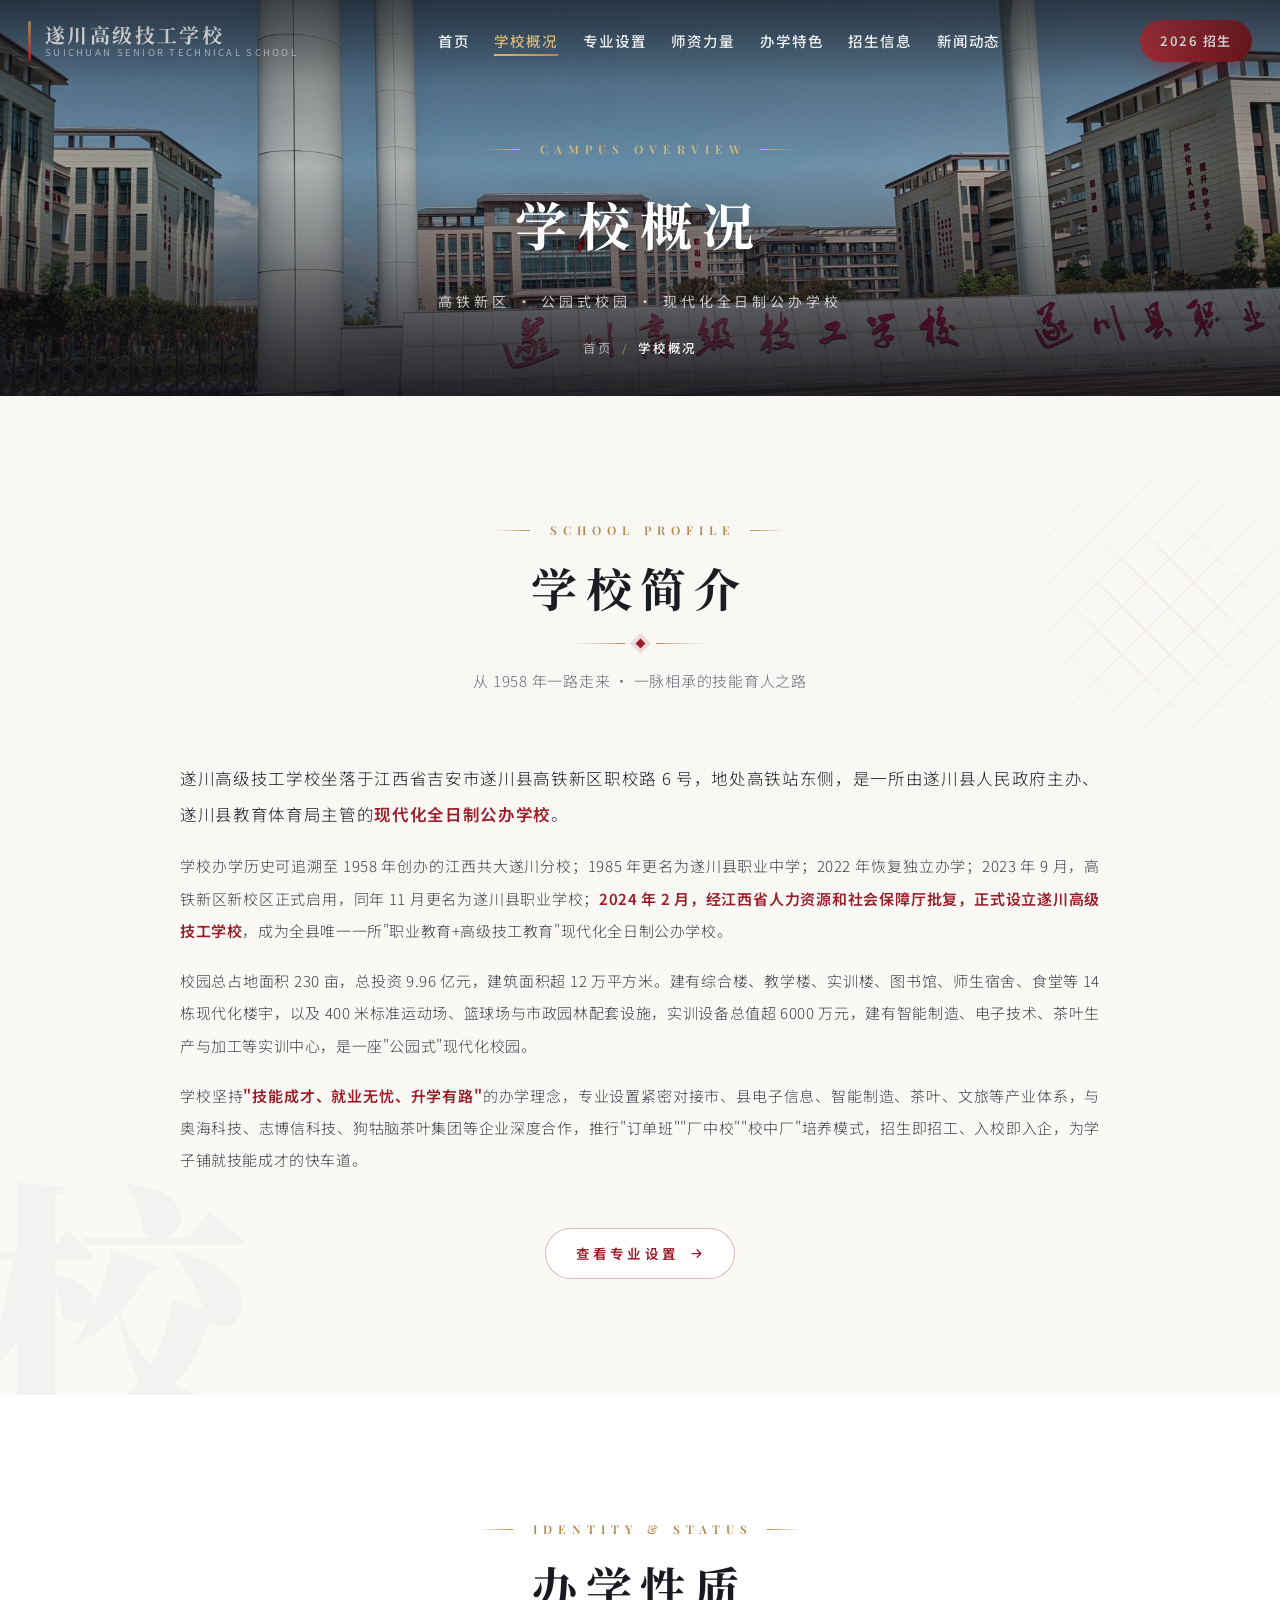
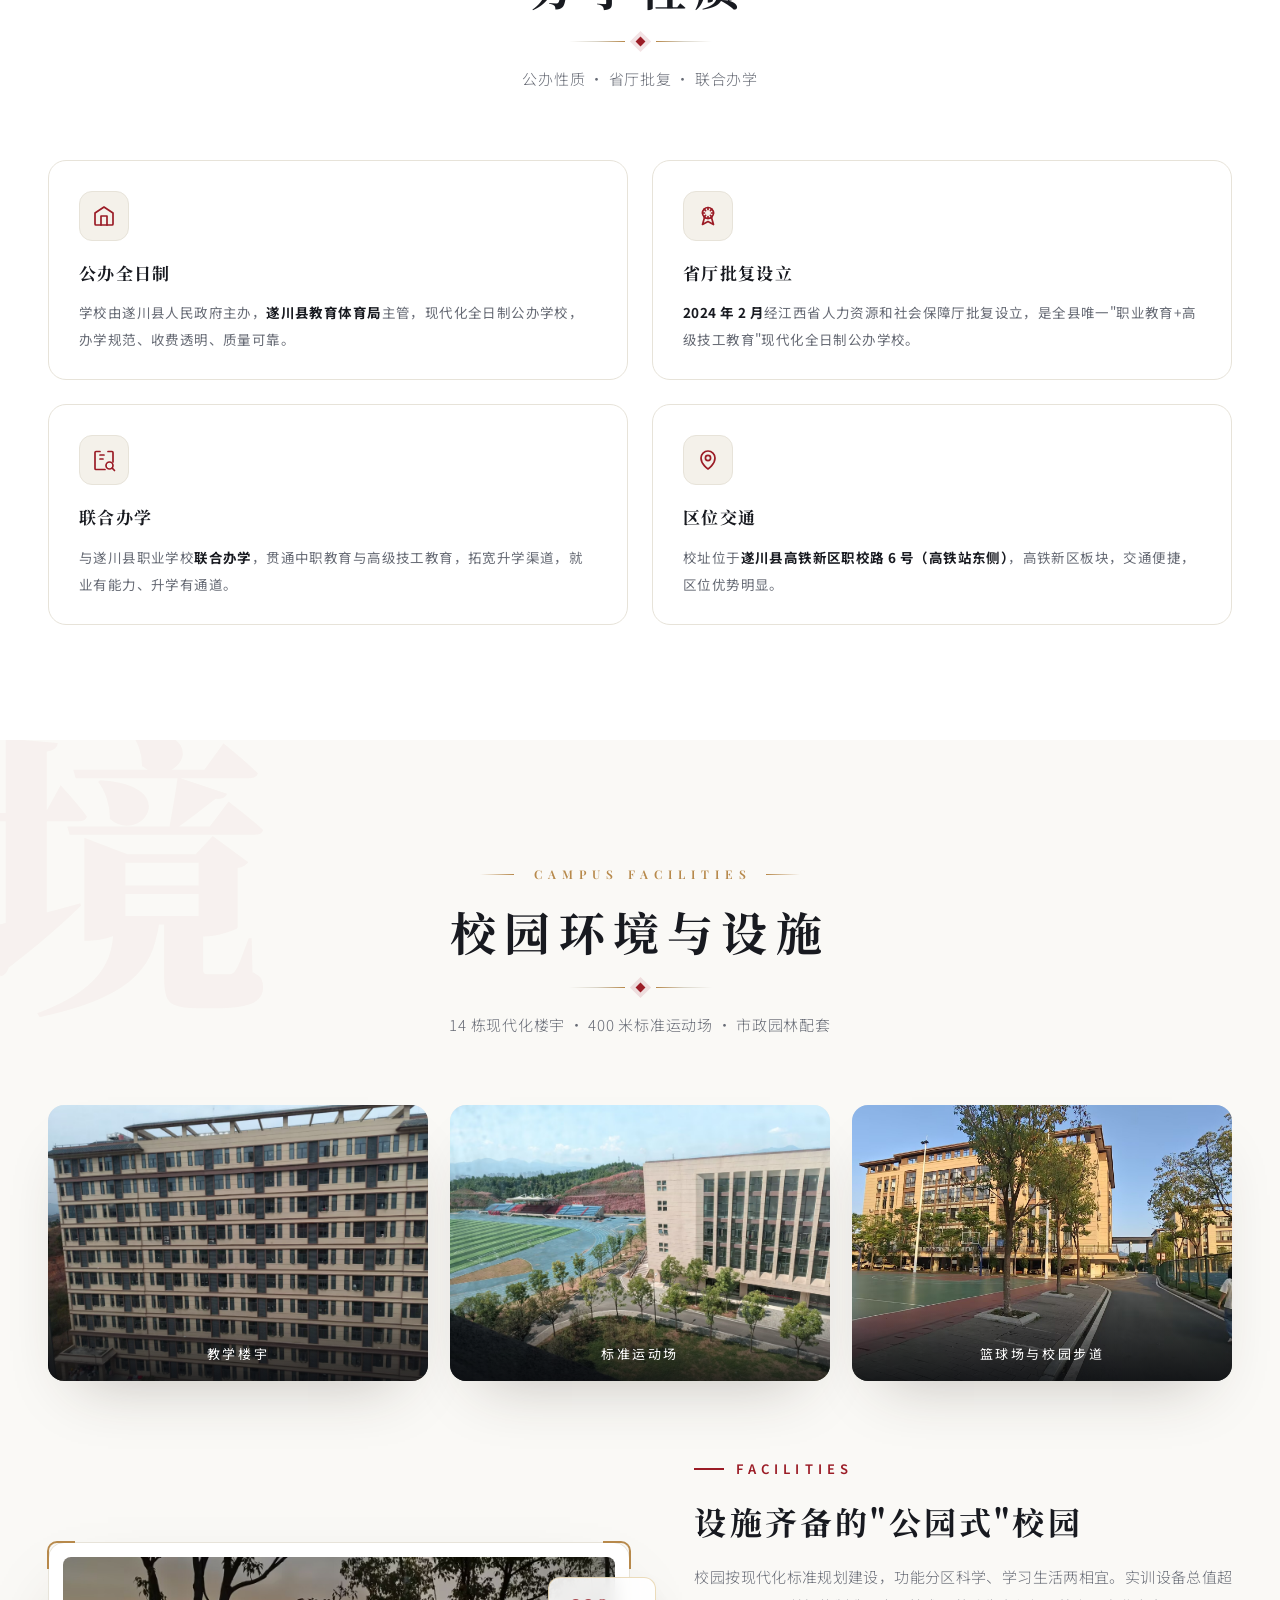
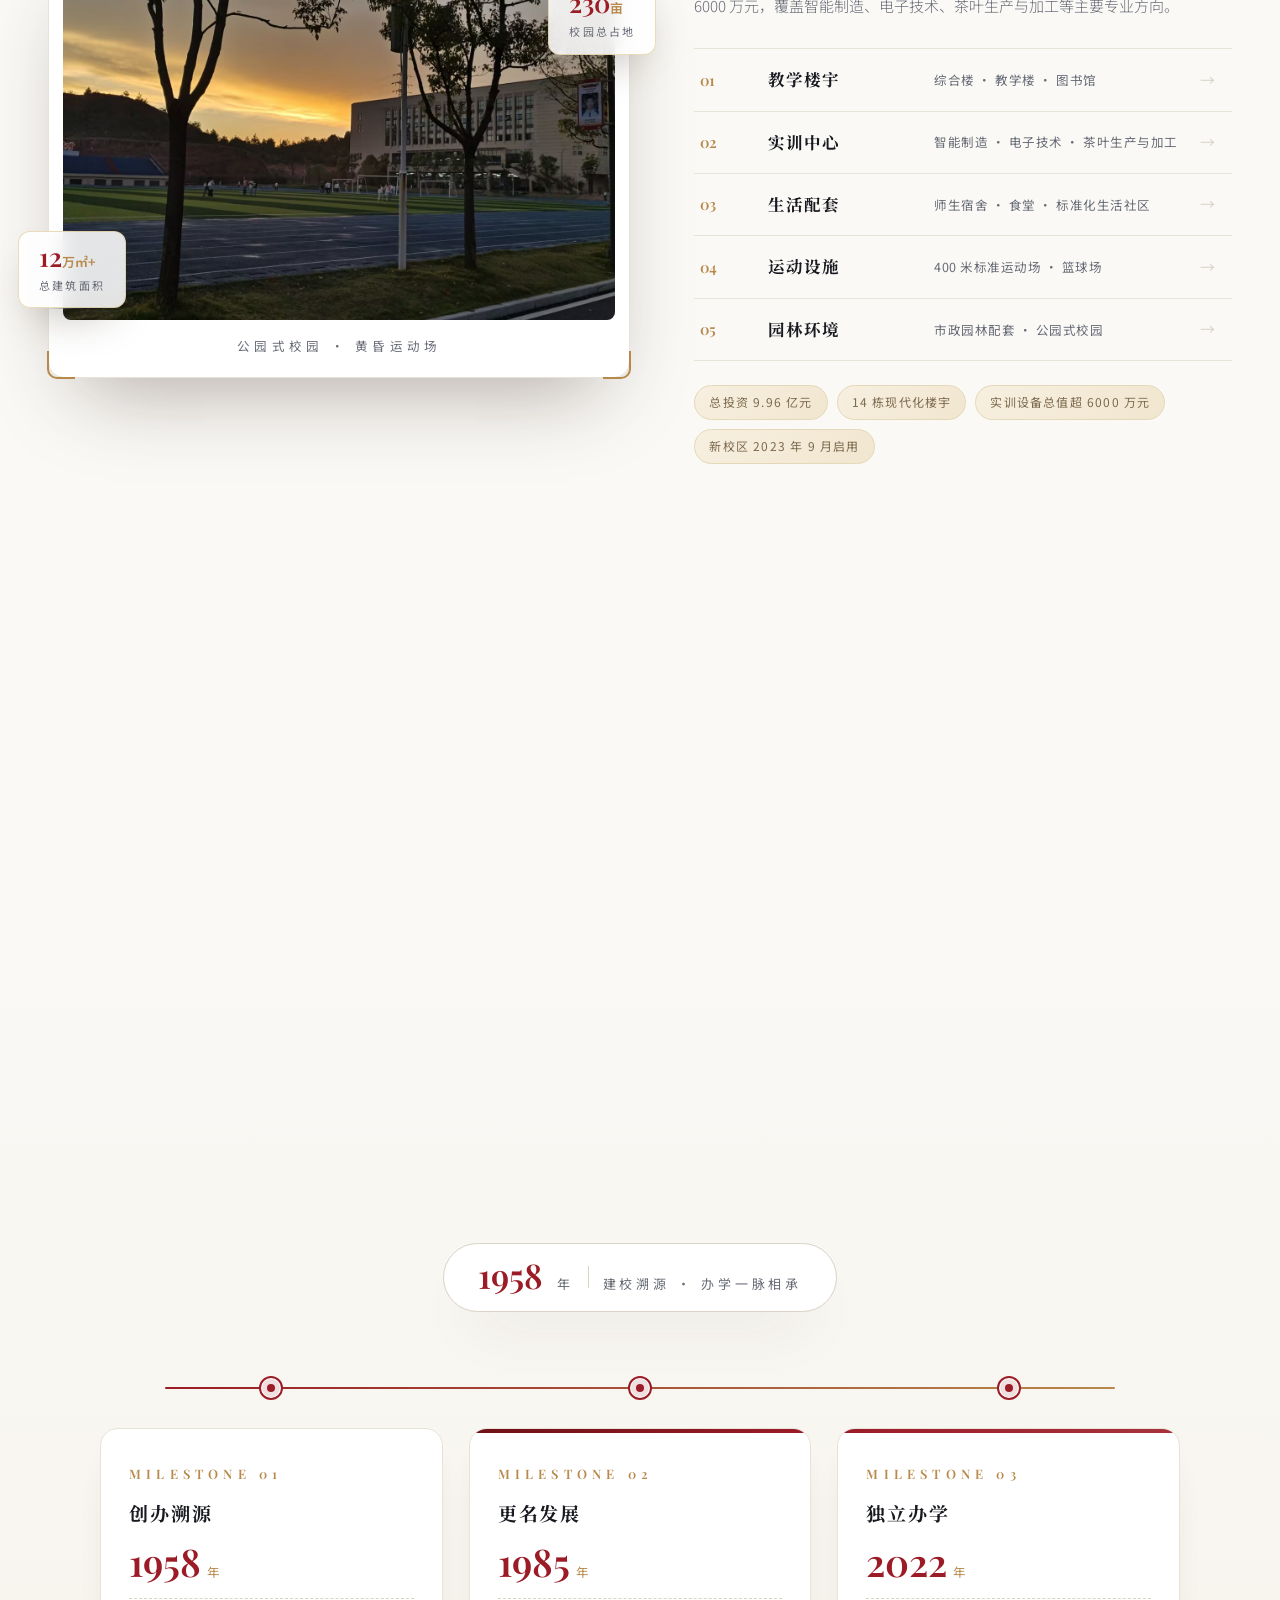
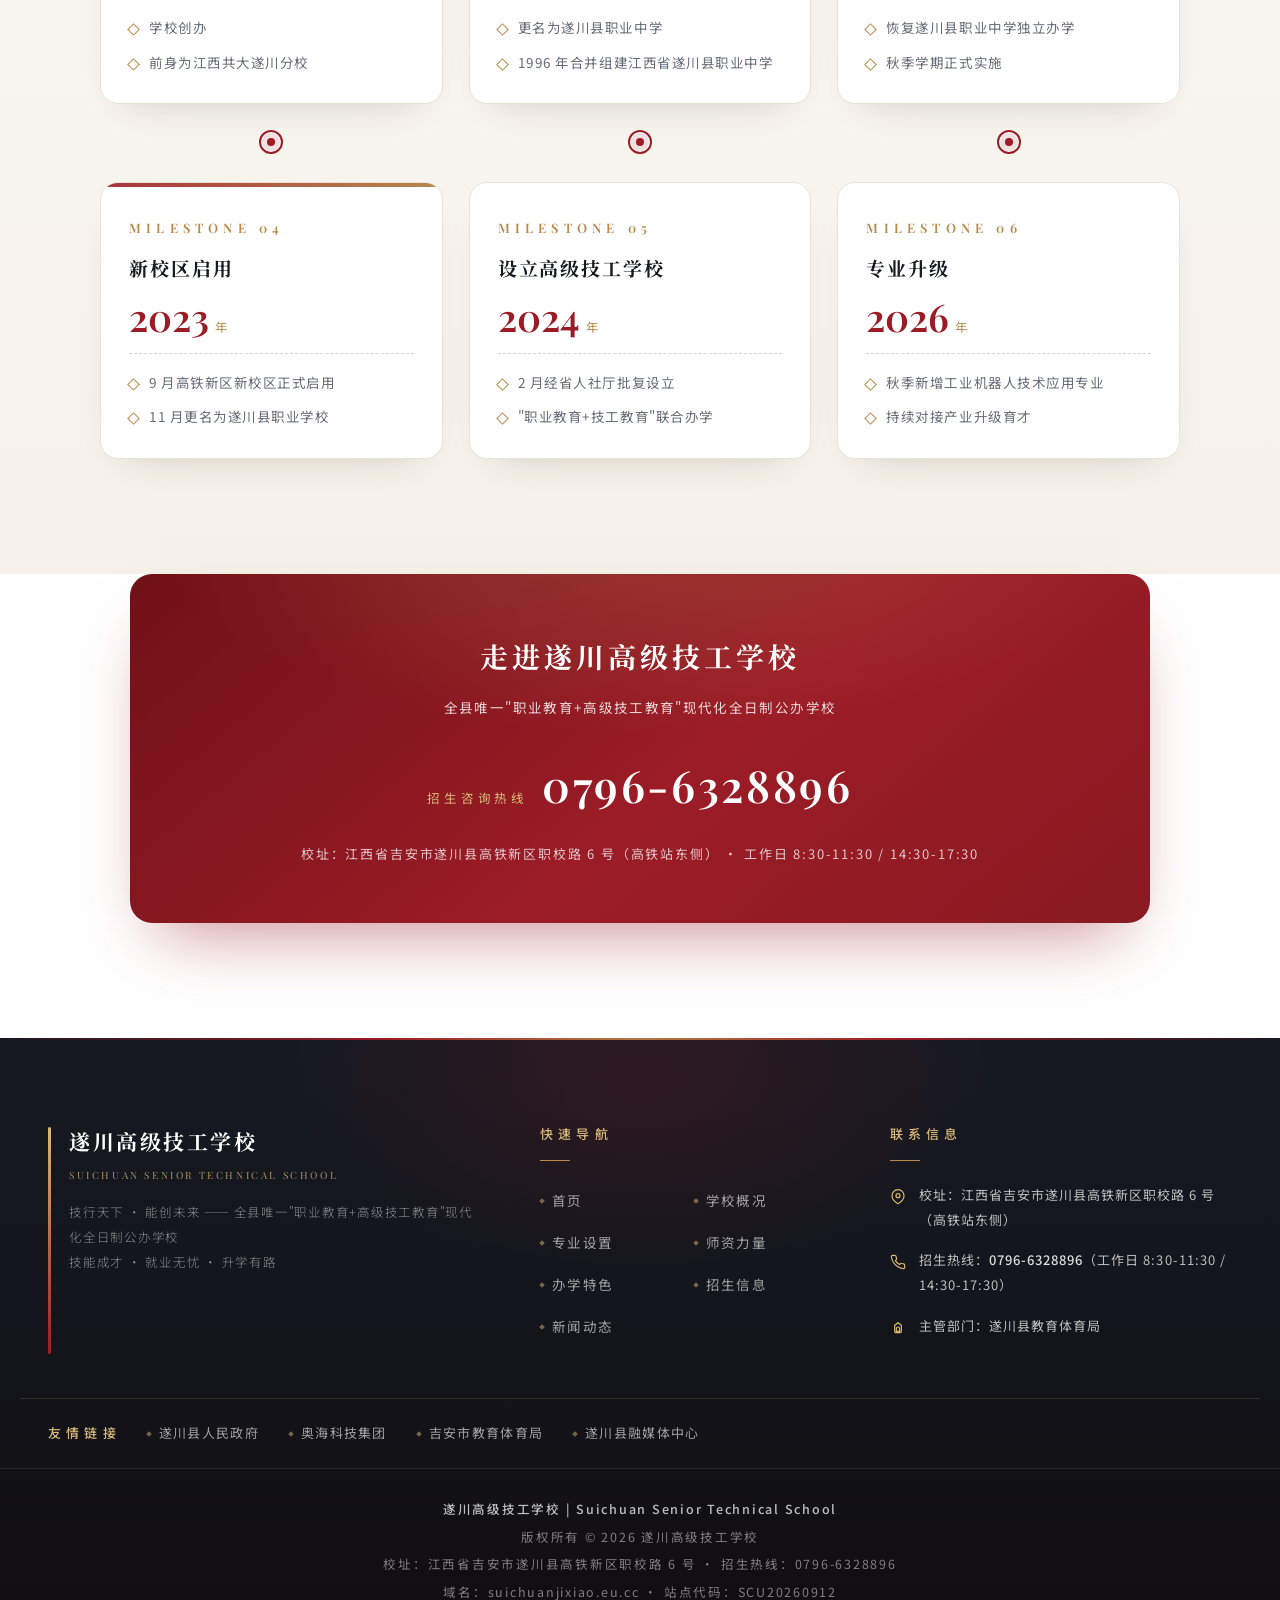
<file: about.html>
<!DOCTYPE html>
<html lang="zh-CN">
<head>
<meta charset="UTF-8">
<meta name="viewport" content="width=device-width, initial-scale=1.0">
<title>学校概况 | 遂川高级技工学校</title>
<meta name="description" content="遂川高级技工学校：2024年2月经江西省人社厅批复设立，全县唯一'职业教育+高级技工教育'现代化全日制公办学校。校园占地230亩，总投资9.96亿元，建筑面积超12万平方米。">
<meta property="og:title" content="学校概况 | 遂川高级技工学校">
<meta property="og:description" content="全县唯一'职业教育+高级技工教育'现代化全日制公办学校。">
<meta property="og:type" content="website">
<link rel="preconnect" href="https://fonts.googleapis.com">
<link rel="preconnect" href="https://fonts.gstatic.com" crossorigin>
<link href="https://fonts.googleapis.com/css2?family=Noto+Serif+SC:wght@500;600;700;900&family=Noto+Sans+SC:wght@300;400;500;700&family=Playfair+Display:ital,wght@0,500;0,600;0,700;1,500&display=swap" rel="stylesheet">
<link rel="stylesheet" href="assets/style.css">
<noscript><style>
#loader{display:none}
.h-anim,.hero-title span,.reveal,[data-stagger]>*{opacity:1!important;transform:none!important;filter:none!important}
.tl-line i{width:100%!important;height:100%!important}
.bar-item .fi{width:var(--w)!important}
</style></noscript>
</head>
<body class="locked">

<!-- 预加载 -->
<div id="loader" aria-hidden="true">
  <div class="ld-name">遂川高级技工学校</div>
  <div class="ld-bar"><i></i></div>
  <div class="ld-word">SUICHUAN SENIOR TECHNICAL SCHOOL</div>
</div>

<div id="progress" aria-hidden="true"></div>

<!-- 导航 -->
<header id="hd">
  <div class="navbar">
    <a class="brand" href="index.html" aria-label="遂川高级技工学校首页">
      <span class="bt">
        <span class="cn">遂川<b>高级技工学校</b></span>
        <span class="en">Suichuan Senior Technical School</span>
      </span>
    </a>
    <nav aria-label="主导航">
      <ul class="nu">
        <li><a href="index.html">首页</a></li>
        <li><a href="about.html" class="on">学校概况</a></li>
        <li><a href="majors.html">专业设置</a></li>
        <li><a href="faculty.html">师资力量</a></li>
        <li><a href="features.html">办学特色</a></li>
        <li><a href="admission.html">招生信息</a></li>
        <li><a href="news.html">新闻动态</a></li>
      </ul>
    </nav>
    <a class="nav-cta" href="admission.html">2026 招生</a>
    <button class="burger" id="burger" aria-label="打开菜单" aria-expanded="false">
      <span></span><span></span><span></span>
    </button>
  </div>
</header>

<!-- 移动端菜单 -->
<div id="mnav" aria-hidden="true">
  <ul>
    <li><a href="index.html">首页</a></li>
    <li><a href="about.html">学校概况</a></li>
    <li><a href="majors.html">专业设置</a></li>
    <li><a href="faculty.html">师资力量</a></li>
    <li><a href="features.html">办学特色</a></li>
    <li><a href="admission.html">招生信息</a></li>
    <li><a href="news.html">新闻动态</a></li>
    <li><a class="mnav-tel" href="tel:0796-6328896">招生热线 0796-6328896</a></li>
  </ul>
</div>

<!-- 页面横幅 -->
<section class="page-hero">
  <div class="kb"><img src="assets/gate.jpg" alt="遂川高级技工学校校门实景" fetchpriority="high"></div>
  <div class="veil" aria-hidden="true"></div>
  <div class="ph-inner">
    <p class="ph-kicker">Campus Overview</p>
    <h1>学校概况</h1>
    <p class="ph-sub">高铁新区 · 公园式校园 · 现代化全日制公办学校</p>
    <div class="crumb"><a href="index.html">首页</a><i>/</i><b>学校概况</b></div>
  </div>
</section>

<!-- 学校简介 -->
<section class="sec paper-sec">
  <div class="about-bg" aria-hidden="true">
    <div class="grid-deco"></div>
    <div class="ghost">校</div>
  </div>
  <div class="wrap">
    <div class="sec-head reveal">
      <span class="kicker">School Profile</span>
      <h2>学校<b>简介</b></h2>
      <div class="sec-rule"><i></i><b></b><i></i></div>
      <p class="lead">从 1958 年一路走来 · 一脉相承的技能育人之路</p>
    </div>
    <div class="prose reveal">
      <p class="lead-p">遂川高级技工学校坐落于江西省吉安市遂川县高铁新区职校路 6 号，地处高铁站东侧，是一所由遂川县人民政府主办、遂川县教育体育局主管的<b>现代化全日制公办学校</b>。</p>
      <p>学校办学历史可追溯至 1958 年创办的江西共大遂川分校；1985 年更名为遂川县职业中学；2022 年恢复独立办学；2023 年 9 月，高铁新区新校区正式启用，同年 11 月更名为遂川县职业学校；<b>2024 年 2 月，经江西省人力资源和社会保障厅批复，正式设立遂川高级技工学校</b>，成为全县唯一一所"职业教育+高级技工教育"现代化全日制公办学校。</p>
      <p>校园总占地面积 230 亩，总投资 9.96 亿元，建筑面积超 12 万平方米。建有综合楼、教学楼、实训楼、图书馆、师生宿舍、食堂等 14 栋现代化楼宇，以及 400 米标准运动场、篮球场与市政园林配套设施，实训设备总值超 6000 万元，建有智能制造、电子技术、茶叶生产与加工等实训中心，是一座"公园式"现代化校园。</p>
      <p>学校坚持<b>"技能成才、就业无忧、升学有路"</b>的办学理念，专业设置紧密对接市、县电子信息、智能制造、茶叶、文旅等产业体系，与奥海科技、志博信科技、狗牯脑茶叶集团等企业深度合作，推行"订单班""厂中校""校中厂"培养模式，招生即招工、入校即入企，为学子铺就技能成才的快车道。</p>
    </div>
    <div class="sec-more reveal">
      <a class="more-link" href="majors.html">查看专业设置
        <svg viewBox="0 0 24 24" fill="none" stroke="currentColor" stroke-width="2" stroke-linecap="round" stroke-linejoin="round"><path d="M5 12h14M13 6l6 6-6 6"/></svg>
      </a>
    </div>
  </div>
</section>

<!-- 办学性质 -->
<section class="sec white-sec">
  <div class="wrap">
    <div class="sec-head reveal">
      <span class="kicker">Identity &amp; Status</span>
      <h2>办学<b>性质</b></h2>
      <div class="sec-rule"><i></i><b></b><i></i></div>
      <p class="lead">公办性质 · 省厅批复 · 联合办学</p>
    </div>
    <div class="info-grid" data-stagger>
      <div class="info-card">
        <div class="ic"><svg viewBox="0 0 24 24" fill="none" stroke="currentColor" stroke-width="1.7" stroke-linecap="round" stroke-linejoin="round"><path d="m3 9 9-6 9 6v11a1 1 0 0 1-1 1H4a1 1 0 0 1-1-1Z"/><path d="M9 21V12h6v9"/></svg></div>
        <h3>公办全日制</h3>
        <p>学校由遂川县人民政府主办，<b>遂川县教育体育局</b>主管，现代化全日制公办学校，办学规范、收费透明、质量可靠。</p>
      </div>
      <div class="info-card">
        <div class="ic"><svg viewBox="0 0 24 24" fill="none" stroke="currentColor" stroke-width="1.7" stroke-linecap="round" stroke-linejoin="round"><circle cx="12" cy="9" r="5.5"/><path d="M12 3.5v2M12 12.5v2M6.5 9h2M15.5 9h2M8.2 5.2l1.4 1.4M14.4 11.4l1.4 1.4M15.8 5.2l-1.4 1.4M9.6 11.4l-1.4 1.4"/><path d="m8.5 13.5-2 7 5.5-3 5.5 3-2-7"/></svg></div>
        <h3>省厅批复设立</h3>
        <p><b>2024 年 2 月</b>经江西省人力资源和社会保障厅批复设立，是全县唯一"职业教育+高级技工教育"现代化全日制公办学校。</p>
      </div>
      <div class="info-card">
        <div class="ic"><svg viewBox="0 0 24 24" fill="none" stroke="currentColor" stroke-width="1.7" stroke-linecap="round" stroke-linejoin="round"><path d="M16 3.5h4a1 1 0 0 1 1 1V14"/><path d="M8 3.5H4a1 1 0 0 0-1 1v16a1 1 0 0 0 1 1h9"/><path d="M8 7h4M8 11h3"/><circle cx="17.5" cy="17.5" r="3.5"/><path d="m20.2 20.2 2.3 2.3"/></svg></div>
        <h3>联合办学</h3>
        <p>与遂川县职业学校<b>联合办学</b>，贯通中职教育与高级技工教育，拓宽升学渠道，就业有能力、升学有通道。</p>
      </div>
      <div class="info-card">
        <div class="ic"><svg viewBox="0 0 24 24" fill="none" stroke="currentColor" stroke-width="1.7" stroke-linecap="round" stroke-linejoin="round"><path d="M12 21s-7-4.5-7-11a7 7 0 0 1 14 0c0 6.5-7 11-7 11Z"/><circle cx="12" cy="10" r="2.6"/></svg></div>
        <h3>区位交通</h3>
        <p>校址位于<b>遂川县高铁新区职校路 6 号（高铁站东侧）</b>，高铁新区板块，交通便捷，区位优势明显。</p>
      </div>
    </div>
  </div>
</section>

<!-- 校园环境与设施 -->
<section class="sec paper-sec">
  <div class="about-bg aca-bg" aria-hidden="true"><div class="ghost">境</div></div>
  <div class="wrap">
    <div class="sec-head reveal">
      <span class="kicker">Campus Facilities</span>
      <h2>校园环境与<b>设施</b></h2>
      <div class="sec-rule"><i></i><b></b><i></i></div>
      <p class="lead">14 栋现代化楼宇 · 400 米标准运动场 · 市政园林配套</p>
    </div>
    <div class="img-band reveal" data-stagger>
      <div class="img-card">
        <img src="assets/campus-teaching.jpg" alt="现代化教学楼实景" loading="lazy">
        <div class="cap">教学楼宇</div>
      </div>
      <div class="img-card">
        <img src="assets/campus-playground.jpg" alt="400米标准运动场实景" loading="lazy">
        <div class="cap">标准运动场</div>
      </div>
      <div class="img-card">
        <img src="assets/campus-basketball.jpg" alt="篮球场与校园道路实景" loading="lazy">
        <div class="cap">篮球场与校园步道</div>
      </div>
    </div>
    <div class="ov-grid" style="margin-top:clamp(48px,6vw,76px)">
      <div class="ov-visual reveal rv-left">
        <div class="ring-deco" aria-hidden="true"></div>
        <div class="frame">
          <span class="fc" aria-hidden="true"></span>
          <div class="ph"><img src="assets/campus-sunset.jpg" alt="黄昏时分的校园运动场实景" loading="lazy"></div>
          <div class="cap">公园式校园 · 黄昏运动场</div>
        </div>
        <div class="float-chip fc1"><div class="n">230<em>亩</em></div><div class="t">校园总占地</div></div>
        <div class="float-chip fc2"><div class="n">12<em>万㎡+</em></div><div class="t">总建筑面积</div></div>
      </div>
      <div class="ov-copy reveal rv-right">
        <div class="ov-kicker">FACILITIES</div>
        <h3>设施齐备的<b>"公园式"校园</b></h3>
        <p class="desc">校园按现代化标准规划建设，功能分区科学、学习生活两相宜。实训设备总值超 6000 万元，覆盖智能制造、电子技术、茶叶生产与加工等主要专业方向。</p>
        <ul class="zone-list">
          <li><span class="zn">01</span><span class="zt">教学楼宇</span><span class="zd">综合楼 · 教学楼 · 图书馆</span><span class="za">→</span></li>
          <li><span class="zn">02</span><span class="zt">实训中心</span><span class="zd">智能制造 · 电子技术 · 茶叶生产与加工</span><span class="za">→</span></li>
          <li><span class="zn">03</span><span class="zt">生活配套</span><span class="zd">师生宿舍 · 食堂 · 标准化生活社区</span><span class="za">→</span></li>
          <li><span class="zn">04</span><span class="zt">运动设施</span><span class="zd">400 米标准运动场 · 篮球场</span><span class="za">→</span></li>
          <li><span class="zn">05</span><span class="zt">园林环境</span><span class="zd">市政园林配套 · 公园式校园</span><span class="za">→</span></li>
        </ul>
        <div class="ov-tags">
          <span>总投资 9.96 亿元</span><span>14 栋现代化楼宇</span><span>实训设备总值超 6000 万元</span><span>新校区 2023 年 9 月启用</span>
        </div>
      </div>
    </div>
  </div>
</section>

<!-- 数说技校 -->
<section class="stats">
  <div class="wrap">
    <div class="stats-card reveal rv-zoom" data-stagger>
      <div class="stat"><div class="num"><span data-count="230">0</span><em>亩</em></div><div class="lb">校园总占地</div></div>
      <div class="stat"><div class="num"><span data-count="12">0</span><em>万㎡+</em></div><div class="lb">总建筑面积</div></div>
      <div class="stat"><div class="num"><span data-count="3000">0</span><em>人+</em></div><div class="lb">在校学生</div></div>
      <div class="stat"><div class="num"><span data-count="182">0</span><em>人</em></div><div class="lb">教职工</div></div>
      <div class="stat"><div class="num"><span data-count="14">0</span><em>栋</em></div><div class="lb">现代化楼宇</div></div>
      <div class="stat"><div class="num"><span data-count="6000">0</span><em>万+</em></div><div class="lb">实训设备总值（元）</div></div>
    </div>
  </div>
</section>

<!-- 发展历程 -->
<section class="sec plan-sec">
  <div class="wrap">
    <div class="sec-head reveal">
      <span class="kicker">Milestones</span>
      <h2>发展<b>历程</b></h2>
      <div class="sec-rule"><i></i><b></b><i></i></div>
      <p class="lead">从 1958 年至今 · 一脉相承的技能育人之路</p>
    </div>
    <div class="plan-total reveal rv-zoom">
      <div class="plan-badge">
        <span class="n">1958</span>
        <span class="t">年</span>
        <span class="d"></span>
        <span class="t">建校溯源 · 办学一脉相承</span>
      </div>
    </div>
    <div class="timeline" id="timeline">
      <div class="tl-line" aria-hidden="true"><i></i></div>
      <div class="tl-grid">
        <div class="phase">
          <span class="dot" aria-hidden="true"></span>
          <div class="phase-card">
            <span class="ph-no">MILESTONE 01</span>
            <h3>创办溯源</h3>
            <div class="mu"><span class="n">1958</span><span class="u">年</span></div>
            <ul>
              <li>学校创办</li>
              <li>前身为江西共大遂川分校</li>
            </ul>
          </div>
        </div>
        <div class="phase">
          <span class="dot" aria-hidden="true"></span>
          <div class="phase-card">
            <span class="ph-no">MILESTONE 02</span>
            <h3>更名发展</h3>
            <div class="mu"><span class="n">1985</span><span class="u">年</span></div>
            <ul>
              <li>更名为遂川县职业中学</li>
              <li>1996 年合并组建江西省遂川县职业中学</li>
            </ul>
          </div>
        </div>
        <div class="phase">
          <span class="dot" aria-hidden="true"></span>
          <div class="phase-card">
            <span class="ph-no">MILESTONE 03</span>
            <h3>独立办学</h3>
            <div class="mu"><span class="n">2022</span><span class="u">年</span></div>
            <ul>
              <li>恢复遂川县职业中学独立办学</li>
              <li>秋季学期正式实施</li>
            </ul>
          </div>
        </div>
        <div class="phase">
          <span class="dot" aria-hidden="true"></span>
          <div class="phase-card">
            <span class="ph-no">MILESTONE 04</span>
            <h3>新校区启用</h3>
            <div class="mu"><span class="n">2023</span><span class="u">年</span></div>
            <ul>
              <li>9 月高铁新区新校区正式启用</li>
              <li>11 月更名为遂川县职业学校</li>
            </ul>
          </div>
        </div>
        <div class="phase">
          <span class="dot" aria-hidden="true"></span>
          <div class="phase-card">
            <span class="ph-no">MILESTONE 05</span>
            <h3>设立高级技工学校</h3>
            <div class="mu"><span class="n">2024</span><span class="u">年</span></div>
            <ul>
              <li>2 月经省人社厅批复设立</li>
              <li>"职业教育+技工教育"联合办学</li>
            </ul>
          </div>
        </div>
        <div class="phase">
          <span class="dot" aria-hidden="true"></span>
          <div class="phase-card">
            <span class="ph-no">MILESTONE 06</span>
            <h3>专业升级</h3>
            <div class="mu"><span class="n">2026</span><span class="u">年</span></div>
            <ul>
              <li>秋季新增工业机器人技术应用专业</li>
              <li>持续对接产业升级育才</li>
            </ul>
          </div>
        </div>
      </div>
    </div>
  </div>
</section>

<!-- 联系横幅 -->
<section class="sec white-sec" style="padding-top:0">
  <div class="wrap">
    <div class="contact-band reveal rv-zoom">
      <h3>走进遂川高级技工学校</h3>
      <p>全县唯一"职业教育+高级技工教育"现代化全日制公办学校</p>
      <div class="tel"><span class="lb">招生咨询热线</span><span class="t">0796-6328896</span></div>
      <p class="addr">校址：江西省吉安市遂川县高铁新区职校路 6 号（高铁站东侧） · 工作日 8:30-11:30 / 14:30-17:30</p>
    </div>
  </div>
</section>

<!-- 页脚 -->
<footer>
  <div class="ft-glow" aria-hidden="true"></div>
  <div class="ft-main">
    <div class="ft-brand">
      <div>
        <div class="nm">遂川高级技工学校</div>
        <div class="ne">Suichuan Senior Technical School</div>
        <p>技行天下 · 能创未来 —— 全县唯一"职业教育+高级技工教育"现代化全日制公办学校<br>技能成才 · 就业无忧 · 升学有路</p>
      </div>
    </div>
    <div class="ft-links">
      <div class="ft-h">快速导航</div>
      <ul>
        <li><a href="index.html">首页</a></li>
        <li><a href="about.html">学校概况</a></li>
        <li><a href="majors.html">专业设置</a></li>
        <li><a href="faculty.html">师资力量</a></li>
        <li><a href="features.html">办学特色</a></li>
        <li><a href="admission.html">招生信息</a></li>
        <li><a href="news.html">新闻动态</a></li>
      </ul>
    </div>
    <div class="ft-info">
      <div class="ft-h">联系信息</div>
      <div class="li">
        <svg viewBox="0 0 24 24" fill="none" stroke="currentColor" stroke-width="1.8" stroke-linecap="round" stroke-linejoin="round"><path d="M21 10c0 7-9 12-9 12s-9-5-9-12a9 9 0 0 1 18 0Z"/><circle cx="12" cy="10" r="3"/></svg>
        <span>校址：江西省吉安市遂川县高铁新区职校路 6 号（高铁站东侧）</span>
      </div>
      <div class="li">
        <svg viewBox="0 0 24 24" fill="none" stroke="currentColor" stroke-width="1.8" stroke-linecap="round" stroke-linejoin="round"><path d="M22 16.9v3a2 2 0 0 1-2.2 2 19.8 19.8 0 0 1-8.6-3.1 19.5 19.5 0 0 1-6-6A19.8 19.8 0 0 1 2.1 4.2 2 2 0 0 1 4.1 2h3a2 2 0 0 1 2 1.7c.1 1 .4 2 .7 2.9a2 2 0 0 1-.5 2.1L8.1 9.9a16 16 0 0 0 6 6l1.2-1.2a2 2 0 0 1 2.1-.5c.9.3 1.9.6 2.9.7a2 2 0 0 1 1.7 2Z"/></svg>
        <span>招生热线：<b>0796-6328896</b>（工作日 8:30-11:30 / 14:30-17:30）</span>
      </div>
      <div class="li">
        <svg viewBox="0 0 24 24" fill="none" stroke="currentColor" stroke-width="1.8" stroke-linecap="round" stroke-linejoin="round"><path d="m7 8 5-4 5 4v9a2 2 0 0 1-2 2H9a2 2 0 0 1-2-2Z"/><path d="M9.5 13a2.5 2.5 0 0 1 5 0v4h-5Z"/></svg>
        <span>主管部门：遂川县教育体育局</span>
      </div>
    </div>
  </div>
  <div class="ft-friends">
    <span class="ff-h">友情链接</span>
    <div class="ff-list">
      <a href="http://www.suichuan.gov.cn/" target="_blank" rel="noopener">遂川县人民政府</a>
      <a href="https://www.aohaichina.com/" target="_blank" rel="noopener">奥海科技集团</a>
      <a href="https://jytyj.jgs.gov.cn/" target="_blank" rel="noopener">吉安市教育体育局</a>
      <a href="https://www.jxscxw.com/" target="_blank" rel="noopener">遂川县融媒体中心</a>
    </div>
  </div>
  <div class="ft-bar">
    <p><b>遂川高级技工学校 | Suichuan Senior Technical School</b></p>
    <p>版权所有 © 2026 遂川高级技工学校</p>
    <p>校址：江西省吉安市遂川县高铁新区职校路 6 号 · 招生热线：0796-6328896</p>
    <p>域名：suichuanjixiao.eu.cc · 站点代码：SCU20260912</p>
  </div>
</footer>

<!-- 回到顶部 -->
<button id="toTop" aria-label="回到顶部">
  <svg class="ring" viewBox="0 0 52 52"><circle cx="26" cy="26" r="24"/><circle class="prog" cx="26" cy="26" r="24"/></svg>
  <svg class="arw" viewBox="0 0 24 24" fill="none" stroke="currentColor" stroke-width="2.2" stroke-linecap="round" stroke-linejoin="round"><path d="M12 19V5M5.5 11.5 12 5l6.5 6.5"/></svg>
</button>

<script src="assets/main.js"></script>
</body>
</html>
</file>
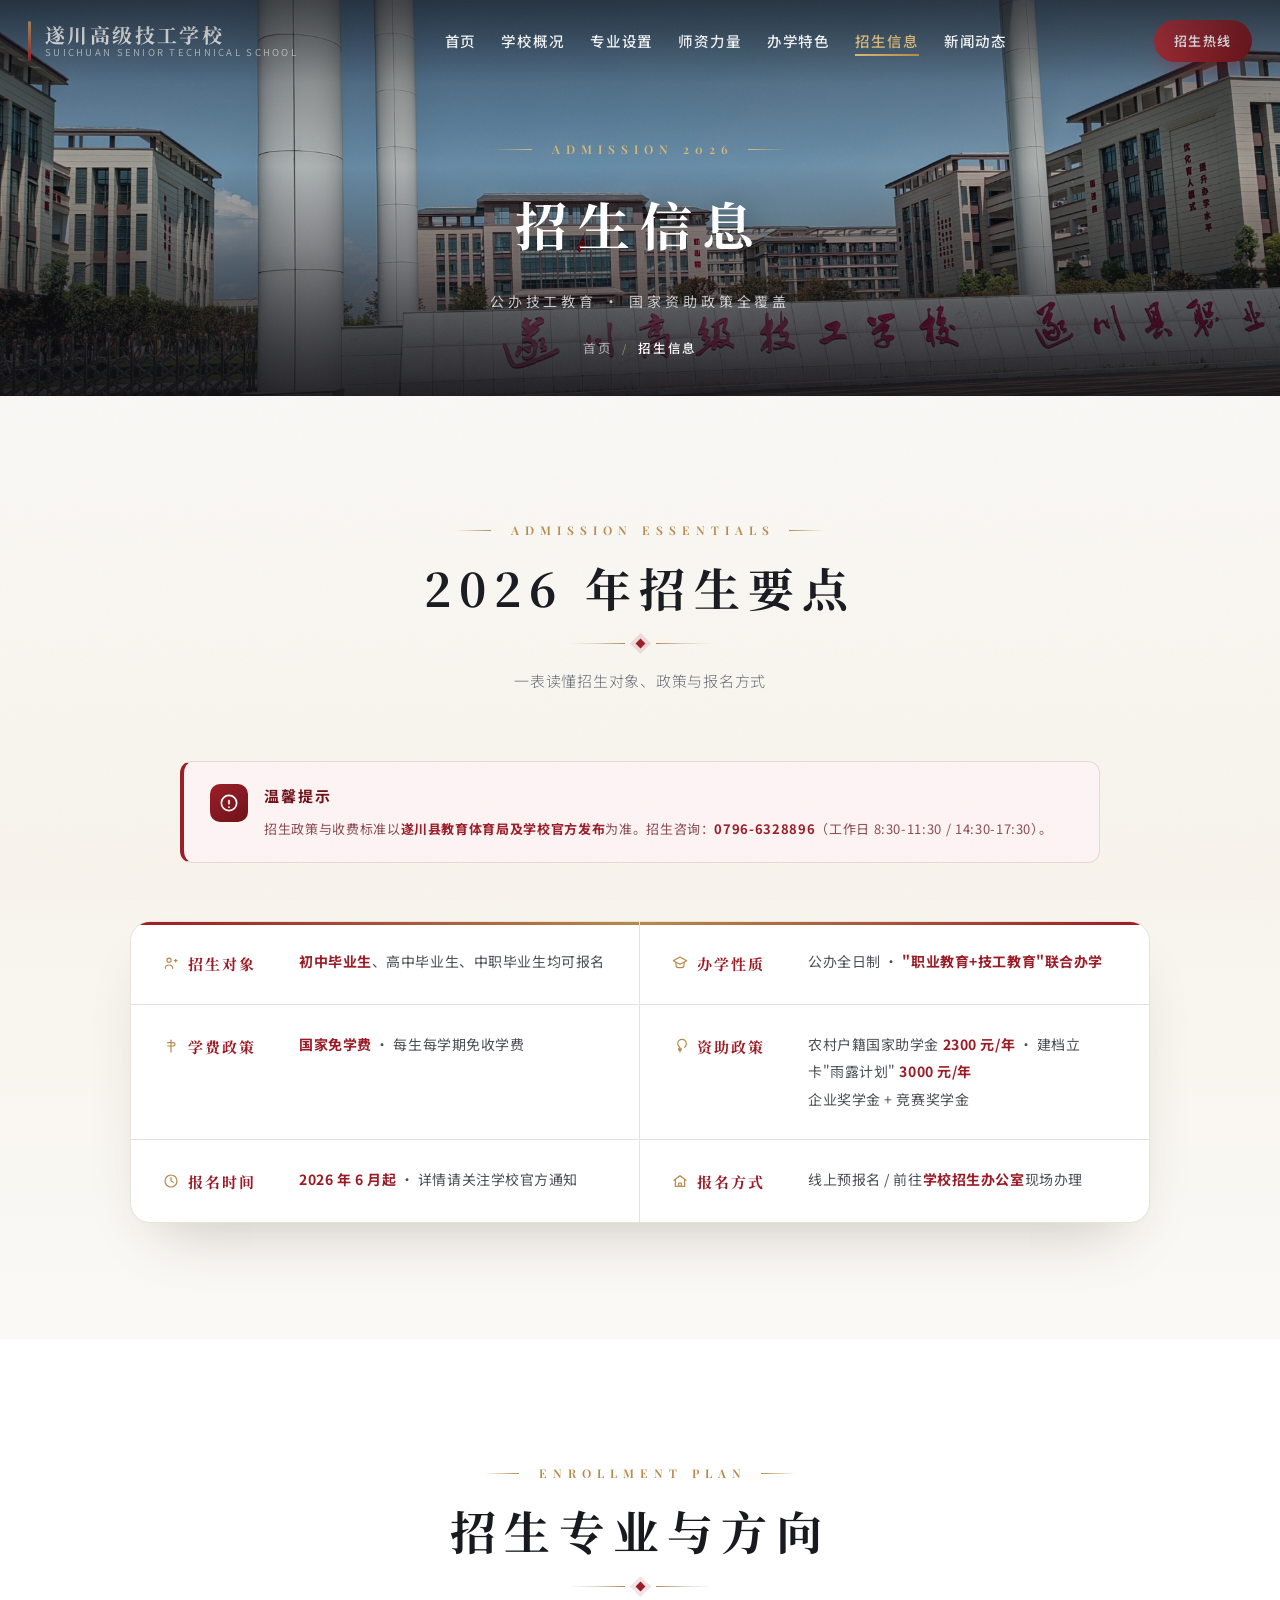
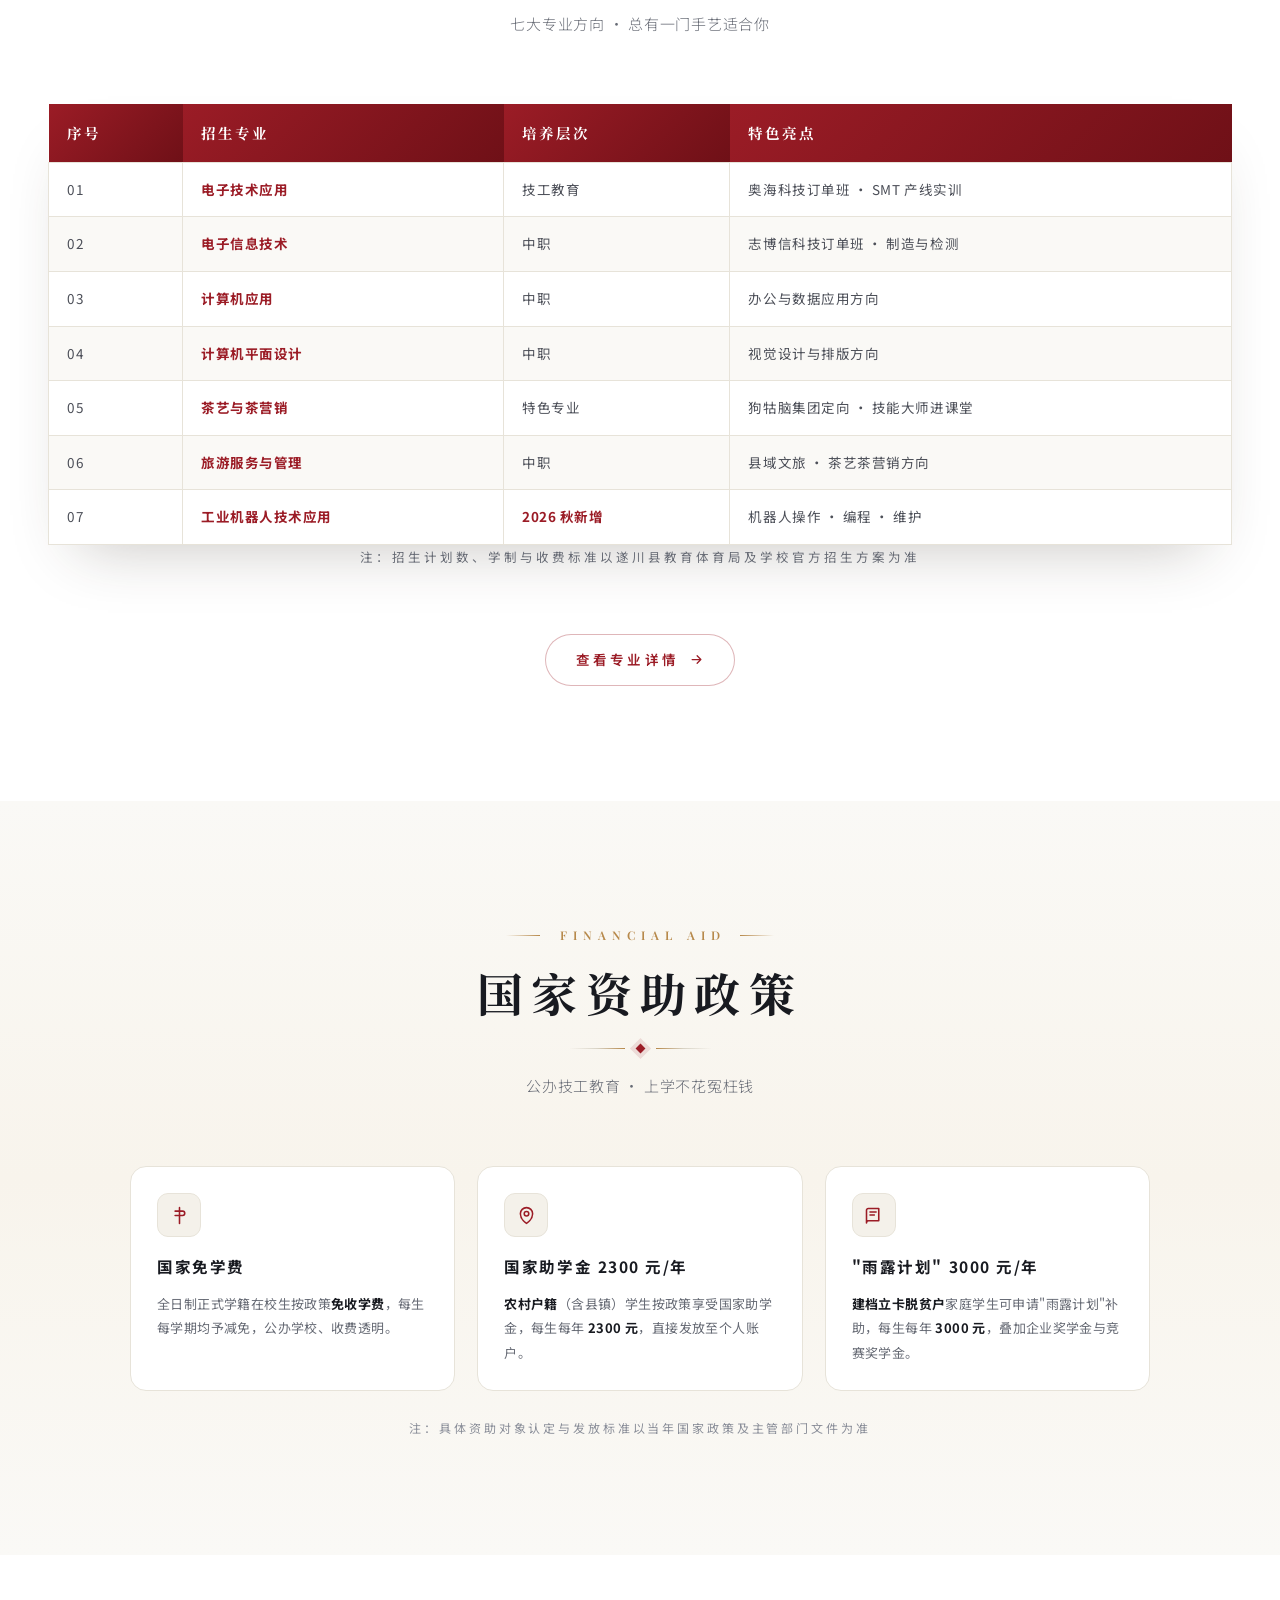
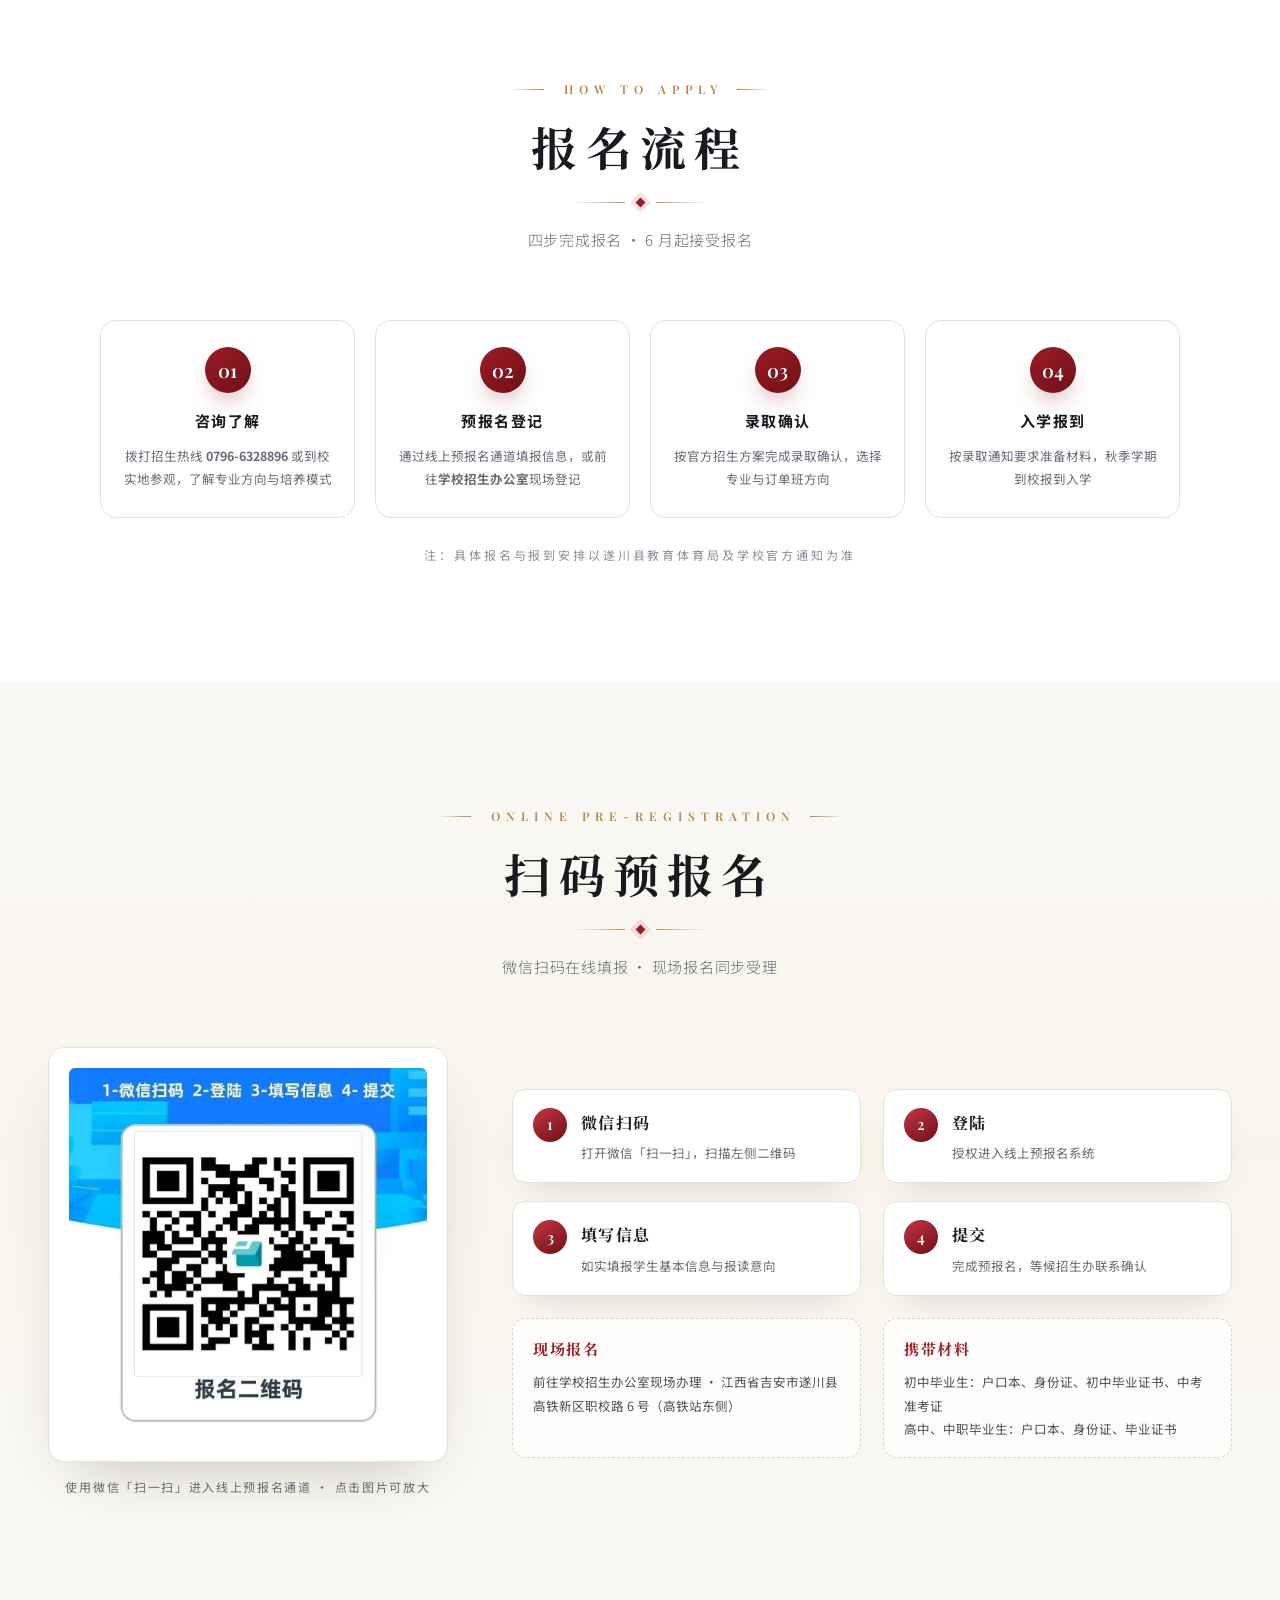
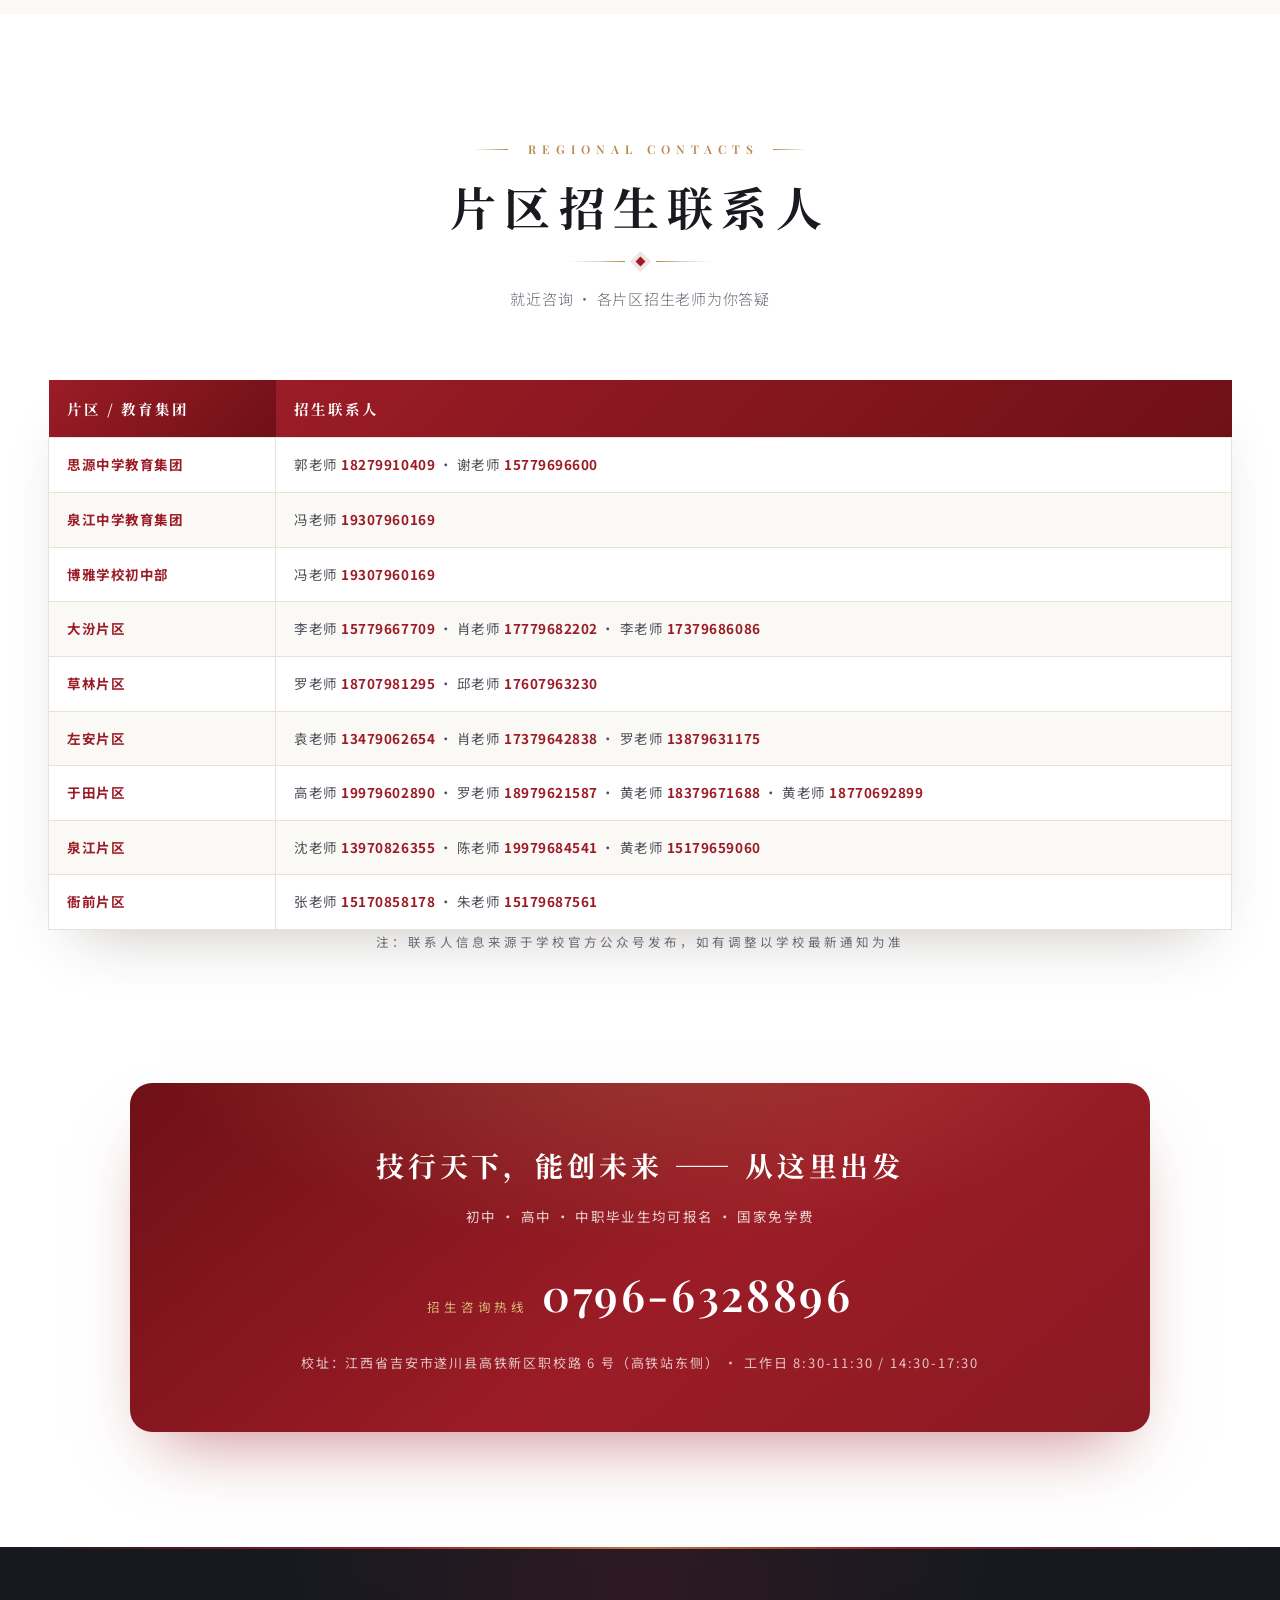
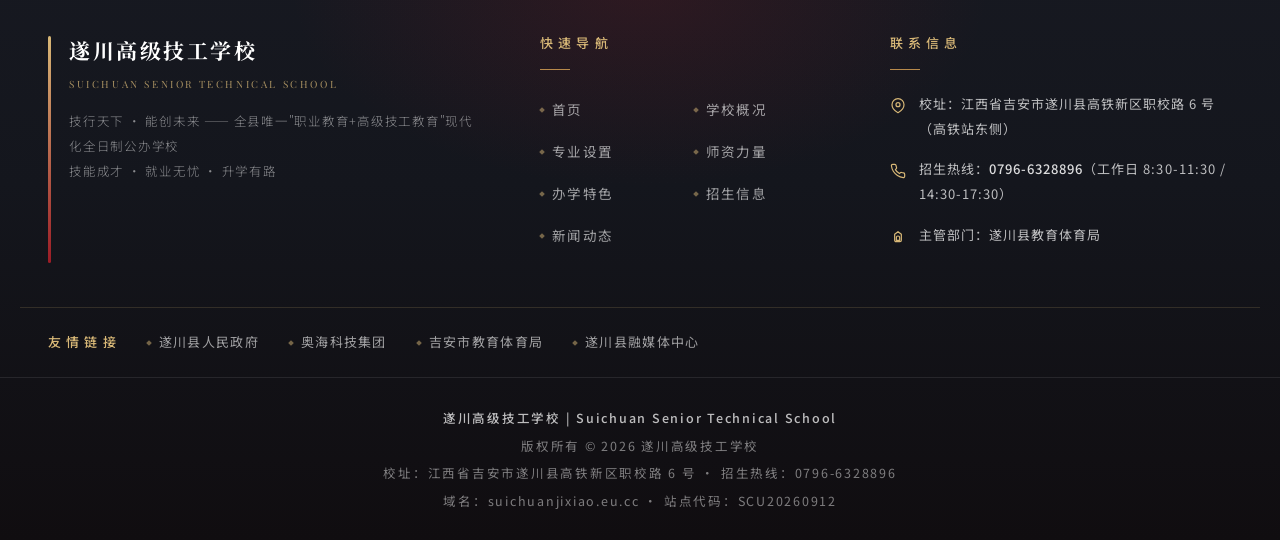
<file: admission.html>
<!DOCTYPE html>
<html lang="zh-CN">
<head>
<meta charset="UTF-8">
<meta name="viewport" content="width=device-width, initial-scale=1.0">
<title>招生信息 | 遂川高级技工学校</title>
<meta name="description" content="遂川高级技工学校2026年招生信息：面向初中、高中、中职毕业生，国家免学费，农村户籍国家助学金2300元/年，建档立卡'雨露计划'3000元/年。招生咨询：0796-6328896。">
<meta property="og:title" content="招生信息 | 遂川高级技工学校">
<meta property="og:description" content="公办技工教育 · 国家资助政策全覆盖 · 2026年6月起接受报名。">
<meta property="og:type" content="website">
<link rel="preconnect" href="https://fonts.googleapis.com">
<link rel="preconnect" href="https://fonts.gstatic.com" crossorigin>
<link href="https://fonts.googleapis.com/css2?family=Noto+Serif+SC:wght@500;600;700;900&family=Noto+Sans+SC:wght@300;400;500;700&family=Playfair+Display:ital,wght@0,500;0,600;0,700;1,500&display=swap" rel="stylesheet">
<link rel="stylesheet" href="assets/style.css">
<noscript><style>
#loader{display:none}
.h-anim,.hero-title span,.reveal,[data-stagger]>*{opacity:1!important;transform:none!important;filter:none!important}
.tl-line i{width:100%!important;height:100%!important}
.bar-item .fi{width:var(--w)!important}
</style></noscript>
</head>
<body class="locked">

<!-- 预加载 -->
<div id="loader" aria-hidden="true">
  <div class="ld-name">遂川高级技工学校</div>
  <div class="ld-bar"><i></i></div>
  <div class="ld-word">SUICHUAN SENIOR TECHNICAL SCHOOL</div>
</div>

<div id="progress" aria-hidden="true"></div>

<!-- 导航 -->
<header id="hd">
  <div class="navbar">
    <a class="brand" href="index.html" aria-label="遂川高级技工学校首页">
      <span class="bt">
        <span class="cn">遂川<b>高级技工学校</b></span>
        <span class="en">Suichuan Senior Technical School</span>
      </span>
    </a>
    <nav aria-label="主导航">
      <ul class="nu">
        <li><a href="index.html">首页</a></li>
        <li><a href="about.html">学校概况</a></li>
        <li><a href="majors.html">专业设置</a></li>
        <li><a href="faculty.html">师资力量</a></li>
        <li><a href="features.html">办学特色</a></li>
        <li><a href="admission.html" class="on">招生信息</a></li>
        <li><a href="news.html">新闻动态</a></li>
      </ul>
    </nav>
    <a class="nav-cta" href="tel:0796-6328896">招生热线</a>
    <button class="burger" id="burger" aria-label="打开菜单" aria-expanded="false">
      <span></span><span></span><span></span>
    </button>
  </div>
</header>

<!-- 移动端菜单 -->
<div id="mnav" aria-hidden="true">
  <ul>
    <li><a href="index.html">首页</a></li>
    <li><a href="about.html">学校概况</a></li>
    <li><a href="majors.html">专业设置</a></li>
    <li><a href="faculty.html">师资力量</a></li>
    <li><a href="features.html">办学特色</a></li>
    <li><a href="admission.html">招生信息</a></li>
    <li><a href="news.html">新闻动态</a></li>
    <li><a class="mnav-tel" href="tel:0796-6328896">招生热线 0796-6328896</a></li>
  </ul>
</div>

<!-- 页面横幅 -->
<section class="page-hero">
  <div class="kb"><img src="assets/gate.jpg" alt="遂川高级技工学校校门实景" fetchpriority="high"></div>
  <div class="veil" aria-hidden="true"></div>
  <div class="ph-inner">
    <p class="ph-kicker">Admission 2026</p>
    <h1>招生信息</h1>
    <p class="ph-sub">公办技工教育 · 国家资助政策全覆盖</p>
    <div class="crumb"><a href="index.html">首页</a><i>/</i><b>招生信息</b></div>
  </div>
</section>

<!-- 招生要点 -->
<section class="sec adm-sec">
  <div class="wrap">
    <div class="sec-head reveal">
      <span class="kicker">Admission Essentials</span>
      <h2>2026 年<b>招生要点</b></h2>
      <div class="sec-rule"><i></i><b></b><i></i></div>
      <p class="lead">一表读懂招生对象、政策与报名方式</p>
    </div>
    <div class="adm-notice reveal rv-zoom">
      <div class="ic"><svg viewBox="0 0 24 24" fill="none" stroke="currentColor" stroke-width="2" stroke-linecap="round" stroke-linejoin="round"><path d="M12 9v4M12 17h.01"/><circle cx="12" cy="12" r="9.2"/></svg></div>
      <div>
        <h4>温馨提示</h4>
        <p>招生政策与收费标准以<b>遂川县教育体育局及学校官方发布</b>为准。招生咨询：<b>0796-6328896</b>（工作日 8:30-11:30 / 14:30-17:30）。</p>
      </div>
    </div>
    <div class="spec reveal">
      <div class="spec-grid">
        <div class="spec-item">
          <span class="k"><svg viewBox="0 0 24 24" fill="none" stroke="currentColor" stroke-width="1.8" stroke-linecap="round" stroke-linejoin="round"><circle cx="9" cy="8" r="3.2"/><path d="M3.5 20c0-3 2.5-5 5.5-5s5.5 2 5.5 5"/><path d="M17 8.5h4M19 6.5v4"/></svg>招生对象</span>
          <span class="v"><b>初中毕业生</b>、高中毕业生、中职毕业生均可报名</span>
        </div>
        <div class="spec-item">
          <span class="k"><svg viewBox="0 0 24 24" fill="none" stroke="currentColor" stroke-width="1.8" stroke-linecap="round" stroke-linejoin="round"><path d="m12 3 10 5.5-10 5.5L2 8.5Z"/><path d="M6 11v5c0 1.5 2.7 3 6 3s6-1.5 6-3v-5"/></svg>办学性质</span>
          <span class="v">公办全日制 · <b>"职业教育+技工教育"联合办学</b></span>
        </div>
        <div class="spec-item">
          <span class="k"><svg viewBox="0 0 24 24" fill="none" stroke="currentColor" stroke-width="1.8" stroke-linecap="round" stroke-linejoin="round"><path d="M12 3v18M7 7h8.5a2.5 2.5 0 0 1 0 5H7m0 0h9"/></svg>学费政策</span>
          <span class="v"><b>国家免学费</b> · 每生每学期免收学费</span>
        </div>
        <div class="spec-item">
          <span class="k"><svg viewBox="0 0 24 24" fill="none" stroke="currentColor" stroke-width="1.8" stroke-linecap="round" stroke-linejoin="round"><path d="M19 14c1.5-1.6 2.5-3.4 2.5-5.5a6.5 6.5 0 0 0-13 0C8.5 10.6 12 13 12 17v4"/><path d="M12 17h-2"/><circle cx="12" cy="17" r="2"/></svg>资助政策</span>
          <span class="v">农村户籍国家助学金 <b>2300 元/年</b> · 建档立卡"雨露计划" <b>3000 元/年</b><br>企业奖学金 + 竞赛奖学金</span>
        </div>
        <div class="spec-item">
          <span class="k"><svg viewBox="0 0 24 24" fill="none" stroke="currentColor" stroke-width="1.8" stroke-linecap="round" stroke-linejoin="round"><circle cx="12" cy="12" r="9"/><path d="M12 7v5l3.5 2"/></svg>报名时间</span>
          <span class="v"><b>2026 年 6 月起</b> · 详情请关注学校官方通知</span>
        </div>
        <div class="spec-item">
          <span class="k"><svg viewBox="0 0 24 24" fill="none" stroke="currentColor" stroke-width="1.8" stroke-linecap="round" stroke-linejoin="round"><path d="m3 11 9-7 9 7"/><path d="M5 10v10h14V10"/><path d="M10 20v-5h4v5"/></svg>报名方式</span>
          <span class="v">线上预报名 / 前往<b>学校招生办公室</b>现场办理</span>
        </div>
      </div>
    </div>
  </div>
</section>

<!-- 招生专业计划 -->
<section class="sec white-sec">
  <div class="wrap">
    <div class="sec-head reveal">
      <span class="kicker">Enrollment Plan</span>
      <h2>招生专业与<b>方向</b></h2>
      <div class="sec-rule"><i></i><b></b><i></i></div>
      <p class="lead">七大专业方向 · 总有一门手艺适合你</p>
    </div>
    <div class="reveal">
      <p class="tbl-hint">◀ 左右滑动查看完整表格 ▶</p>
      <table class="tbl-std">
        <thead>
          <tr><th>序号</th><th>招生专业</th><th>培养层次</th><th>特色亮点</th></tr>
        </thead>
        <tbody>
          <tr><td>01</td><td><b>电子技术应用</b></td><td>技工教育</td><td>奥海科技订单班 · SMT 产线实训</td></tr>
          <tr><td>02</td><td><b>电子信息技术</b></td><td>中职</td><td>志博信科技订单班 · 制造与检测</td></tr>
          <tr><td>03</td><td><b>计算机应用</b></td><td>中职</td><td>办公与数据应用方向</td></tr>
          <tr><td>04</td><td><b>计算机平面设计</b></td><td>中职</td><td>视觉设计与排版方向</td></tr>
          <tr><td>05</td><td><b>茶艺与茶营销</b></td><td>特色专业</td><td>狗牯脑集团定向 · 技能大师进课堂</td></tr>
          <tr><td>06</td><td><b>旅游服务与管理</b></td><td>中职</td><td>县域文旅 · 茶艺茶营销方向</td></tr>
          <tr><td>07</td><td><b>工业机器人技术应用</b></td><td><b>2026 秋新增</b></td><td>机器人操作 · 编程 · 维护</td></tr>
        </tbody>
        <caption>注：招生计划数、学制与收费标准以遂川县教育体育局及学校官方招生方案为准</caption>
      </table>
    </div>
    <div class="sec-more reveal">
      <a class="more-link" href="majors.html">查看专业详情
        <svg viewBox="0 0 24 24" fill="none" stroke="currentColor" stroke-width="2" stroke-linecap="round" stroke-linejoin="round"><path d="M5 12h14M13 6l6 6-6 6"/></svg>
      </a>
    </div>
  </div>
</section>

<!-- 资助政策 -->
<section class="sec adm-sec">
  <div class="wrap">
    <div class="sec-head reveal">
      <span class="kicker">Financial Aid</span>
      <h2>国家<b>资助政策</b></h2>
      <div class="sec-rule"><i></i><b></b><i></i></div>
      <p class="lead">公办技工教育 · 上学不花冤枉钱</p>
    </div>
    <div class="adm-notes">
      <div class="note-card reveal rv-zoom">
        <div class="ni"><svg viewBox="0 0 24 24" fill="none" stroke="currentColor" stroke-width="1.8" stroke-linecap="round" stroke-linejoin="round"><path d="M12 3v18M7 7h8.5a2.5 2.5 0 0 1 0 5H7m0 0h9"/></svg></div>
        <h4>国家免学费</h4>
        <p>全日制正式学籍在校生按政策<b>免收学费</b>，每生每学期均予减免，公办学校、收费透明。</p>
      </div>
      <div class="note-card reveal rv-zoom">
        <div class="ni"><svg viewBox="0 0 24 24" fill="none" stroke="currentColor" stroke-width="1.8" stroke-linecap="round" stroke-linejoin="round"><path d="M12 21s-7-4.5-7-11a7 7 0 0 1 14 0c0 6.5-7 11-7 11Z"/><circle cx="12" cy="10" r="2.6"/></svg></div>
        <h4>国家助学金 2300 元/年</h4>
        <p><b>农村户籍</b>（含县镇）学生按政策享受国家助学金，每生每年 <b>2300 元</b>，直接发放至个人账户。</p>
      </div>
      <div class="note-card reveal rv-zoom">
        <div class="ni"><svg viewBox="0 0 24 24" fill="none" stroke="currentColor" stroke-width="1.8" stroke-linecap="round" stroke-linejoin="round"><path d="M4 19.5V6a2 2 0 0 1 2-2h12v14H6.5A2.5 2.5 0 0 0 4 20.5Z"/><path d="M8 8h7M8 11.5h5"/></svg></div>
        <h4>"雨露计划" 3000 元/年</h4>
        <p><b>建档立卡脱贫户</b>家庭学生可申请"雨露计划"补助，每生每年 <b>3000 元</b>，叠加企业奖学金与竞赛奖学金。</p>
      </div>
    </div>
    <p class="news-note reveal">注：具体资助对象认定与发放标准以当年国家政策及主管部门文件为准</p>
  </div>
</section>

<!-- 报名流程 -->
<section class="sec white-sec">
  <div class="wrap">
    <div class="sec-head reveal">
      <span class="kicker">How to Apply</span>
      <h2>报名<b>流程</b></h2>
      <div class="sec-rule"><i></i><b></b><i></i></div>
      <p class="lead">四步完成报名 · 6 月起接受报名</p>
    </div>
    <div class="step-row" data-stagger>
      <div class="step">
        <div class="sn">01</div>
        <h4>咨询了解</h4>
        <p>拨打招生热线 <b>0796-6328896</b> 或到校实地参观，了解专业方向与培养模式</p>
      </div>
      <div class="step">
        <div class="sn">02</div>
        <h4>预报名登记</h4>
        <p>通过线上预报名通道填报信息，或前往<b>学校招生办公室</b>现场登记</p>
      </div>
      <div class="step">
        <div class="sn">03</div>
        <h4>录取确认</h4>
        <p>按官方招生方案完成录取确认，选择专业与订单班方向</p>
      </div>
      <div class="step">
        <div class="sn">04</div>
        <h4>入学报到</h4>
        <p>按录取通知要求准备材料，秋季学期到校报到入学</p>
      </div>
    </div>
    <p class="news-note reveal">注：具体报名与报到安排以遂川县教育体育局及学校官方通知为准</p>
  </div>
</section>

<!-- 扫码预报名 -->
<section class="sec adm-sec">
  <div class="wrap">
    <div class="sec-head reveal">
      <span class="kicker">Online Pre-registration</span>
      <h2>扫码<b>预报名</b></h2>
      <div class="sec-rule"><i></i><b></b><i></i></div>
      <p class="lead">微信扫码在线填报 · 现场报名同步受理</p>
    </div>
    <div class="enroll-qr-row">
      <div class="qr-side reveal rv-zoom">
        <div class="qr-frame" role="button" tabindex="0" aria-label="点击放大查看报名二维码">
          <img src="assets/qr-enroll.jpg" alt="遂川高级技工学校线上预报名二维码" loading="lazy">
        </div>
        <p class="qr-cap">使用微信「扫一扫」进入线上预报名通道 · 点击图片可放大</p>
      </div>
      <div class="qr-info">
        <div class="qr-steps" data-stagger>
          <div class="qs reveal"><span class="n">1</span><div><b>微信扫码</b><p>打开微信「扫一扫」，扫描左侧二维码</p></div></div>
          <div class="qs reveal"><span class="n">2</span><div><b>登陆</b><p>授权进入线上预报名系统</p></div></div>
          <div class="qs reveal"><span class="n">3</span><div><b>填写信息</b><p>如实填报学生基本信息与报读意向</p></div></div>
          <div class="qs reveal"><span class="n">4</span><div><b>提交</b><p>完成预报名，等候招生办联系确认</p></div></div>
        </div>
        <div class="qr-note reveal">
          <div class="qn">
            <b>现场报名</b>
            <p>前往学校招生办公室现场办理 · 江西省吉安市遂川县高铁新区职校路 6 号（高铁站东侧）</p>
          </div>
          <div class="qn">
            <b>携带材料</b>
            <p>初中毕业生：户口本、身份证、初中毕业证书、中考准考证<br>高中、中职毕业生：户口本、身份证、毕业证书</p>
          </div>
        </div>
      </div>
    </div>
  </div>
</section>

<!-- 片区招生联系人 -->
<section class="sec white-sec">
  <div class="wrap">
    <div class="sec-head reveal">
      <span class="kicker">Regional Contacts</span>
      <h2>片区招生<b>联系人</b></h2>
      <div class="sec-rule"><i></i><b></b><i></i></div>
      <p class="lead">就近咨询 · 各片区招生老师为你答疑</p>
    </div>
    <div class="reveal">
      <p class="tbl-hint">◀ 左右滑动查看完整表格 ▶</p>
      <table class="tbl-std">
        <thead>
          <tr><th>片区 / 教育集团</th><th>招生联系人</th></tr>
        </thead>
        <tbody>
          <tr><td><b>思源中学教育集团</b></td><td>郭老师 <b>18279910409</b> · 谢老师 <b>15779696600</b></td></tr>
          <tr><td><b>泉江中学教育集团</b></td><td>冯老师 <b>19307960169</b></td></tr>
          <tr><td><b>博雅学校初中部</b></td><td>冯老师 <b>19307960169</b></td></tr>
          <tr><td><b>大汾片区</b></td><td>李老师 <b>15779667709</b> · 肖老师 <b>17779682202</b> · 李老师 <b>17379686086</b></td></tr>
          <tr><td><b>草林片区</b></td><td>罗老师 <b>18707981295</b> · 邱老师 <b>17607963230</b></td></tr>
          <tr><td><b>左安片区</b></td><td>袁老师 <b>13479062654</b> · 肖老师 <b>17379642838</b> · 罗老师 <b>13879631175</b></td></tr>
          <tr><td><b>于田片区</b></td><td>高老师 <b>19979602890</b> · 罗老师 <b>18979621587</b> · 黄老师 <b>18379671688</b> · 黄老师 <b>18770692899</b></td></tr>
          <tr><td><b>泉江片区</b></td><td>沈老师 <b>13970826355</b> · 陈老师 <b>19979684541</b> · 黄老师 <b>15179659060</b></td></tr>
          <tr><td><b>衙前片区</b></td><td>张老师 <b>15170858178</b> · 朱老师 <b>15179687561</b></td></tr>
        </tbody>
        <caption>注：联系人信息来源于学校官方公众号发布，如有调整以学校最新通知为准</caption>
      </table>
    </div>
  </div>
</section>

<!-- 联系横幅 -->
<section class="sec white-sec" style="padding-top:0">
  <div class="wrap">
    <div class="contact-band reveal rv-zoom">
      <h3>技行天下，能创未来 —— 从这里出发</h3>
      <p>初中 · 高中 · 中职毕业生均可报名 · 国家免学费</p>
      <div class="tel"><span class="lb">招生咨询热线</span><span class="t">0796-6328896</span></div>
      <p class="addr">校址：江西省吉安市遂川县高铁新区职校路 6 号（高铁站东侧） · 工作日 8:30-11:30 / 14:30-17:30</p>
    </div>
  </div>
</section>

<!-- 页脚 -->
<footer>
  <div class="ft-glow" aria-hidden="true"></div>
  <div class="ft-main">
    <div class="ft-brand">
      <div>
        <div class="nm">遂川高级技工学校</div>
        <div class="ne">Suichuan Senior Technical School</div>
        <p>技行天下 · 能创未来 —— 全县唯一"职业教育+高级技工教育"现代化全日制公办学校<br>技能成才 · 就业无忧 · 升学有路</p>
      </div>
    </div>
    <div class="ft-links">
      <div class="ft-h">快速导航</div>
      <ul>
        <li><a href="index.html">首页</a></li>
        <li><a href="about.html">学校概况</a></li>
        <li><a href="majors.html">专业设置</a></li>
        <li><a href="faculty.html">师资力量</a></li>
        <li><a href="features.html">办学特色</a></li>
        <li><a href="admission.html">招生信息</a></li>
        <li><a href="news.html">新闻动态</a></li>
      </ul>
    </div>
    <div class="ft-info">
      <div class="ft-h">联系信息</div>
      <div class="li">
        <svg viewBox="0 0 24 24" fill="none" stroke="currentColor" stroke-width="1.8" stroke-linecap="round" stroke-linejoin="round"><path d="M21 10c0 7-9 12-9 12s-9-5-9-12a9 9 0 0 1 18 0Z"/><circle cx="12" cy="10" r="3"/></svg>
        <span>校址：江西省吉安市遂川县高铁新区职校路 6 号（高铁站东侧）</span>
      </div>
      <div class="li">
        <svg viewBox="0 0 24 24" fill="none" stroke="currentColor" stroke-width="1.8" stroke-linecap="round" stroke-linejoin="round"><path d="M22 16.9v3a2 2 0 0 1-2.2 2 19.8 19.8 0 0 1-8.6-3.1 19.5 19.5 0 0 1-6-6A19.8 19.8 0 0 1 2.1 4.2 2 2 0 0 1 4.1 2h3a2 2 0 0 1 2 1.7c.1 1 .4 2 .7 2.9a2 2 0 0 1-.5 2.1L8.1 9.9a16 16 0 0 0 6 6l1.2-1.2a2 2 0 0 1 2.1-.5c.9.3 1.9.6 2.9.7a2 2 0 0 1 1.7 2Z"/></svg>
        <span>招生热线：<b>0796-6328896</b>（工作日 8:30-11:30 / 14:30-17:30）</span>
      </div>
      <div class="li">
        <svg viewBox="0 0 24 24" fill="none" stroke="currentColor" stroke-width="1.8" stroke-linecap="round" stroke-linejoin="round"><path d="m7 8 5-4 5 4v9a2 2 0 0 1-2 2H9a2 2 0 0 1-2-2Z"/><path d="M9.5 13a2.5 2.5 0 0 1 5 0v4h-5Z"/></svg>
        <span>主管部门：遂川县教育体育局</span>
      </div>
    </div>
  </div>
  <div class="ft-friends">
    <span class="ff-h">友情链接</span>
    <div class="ff-list">
      <a href="http://www.suichuan.gov.cn/" target="_blank" rel="noopener">遂川县人民政府</a>
      <a href="https://www.aohaichina.com/" target="_blank" rel="noopener">奥海科技集团</a>
      <a href="https://jytyj.jgs.gov.cn/" target="_blank" rel="noopener">吉安市教育体育局</a>
      <a href="https://www.jxscxw.com/" target="_blank" rel="noopener">遂川县融媒体中心</a>
    </div>
  </div>
  <div class="ft-bar">
    <p><b>遂川高级技工学校 | Suichuan Senior Technical School</b></p>
    <p>版权所有 © 2026 遂川高级技工学校</p>
    <p>校址：江西省吉安市遂川县高铁新区职校路 6 号 · 招生热线：0796-6328896</p>
    <p>域名：suichuanjixiao.eu.cc · 站点代码：SCU20260912</p>
  </div>
</footer>

<!-- 回到顶部 -->
<button id="toTop" aria-label="回到顶部">
  <svg class="ring" viewBox="0 0 52 52"><circle cx="26" cy="26" r="24"/><circle class="prog" cx="26" cy="26" r="24"/></svg>
  <svg class="arw" viewBox="0 0 24 24" fill="none" stroke="currentColor" stroke-width="2.2" stroke-linecap="round" stroke-linejoin="round"><path d="M12 19V5M5.5 11.5 12 5l6.5 6.5"/></svg>
</button>

<script src="assets/main.js"></script>
</body>
</html>
</file>
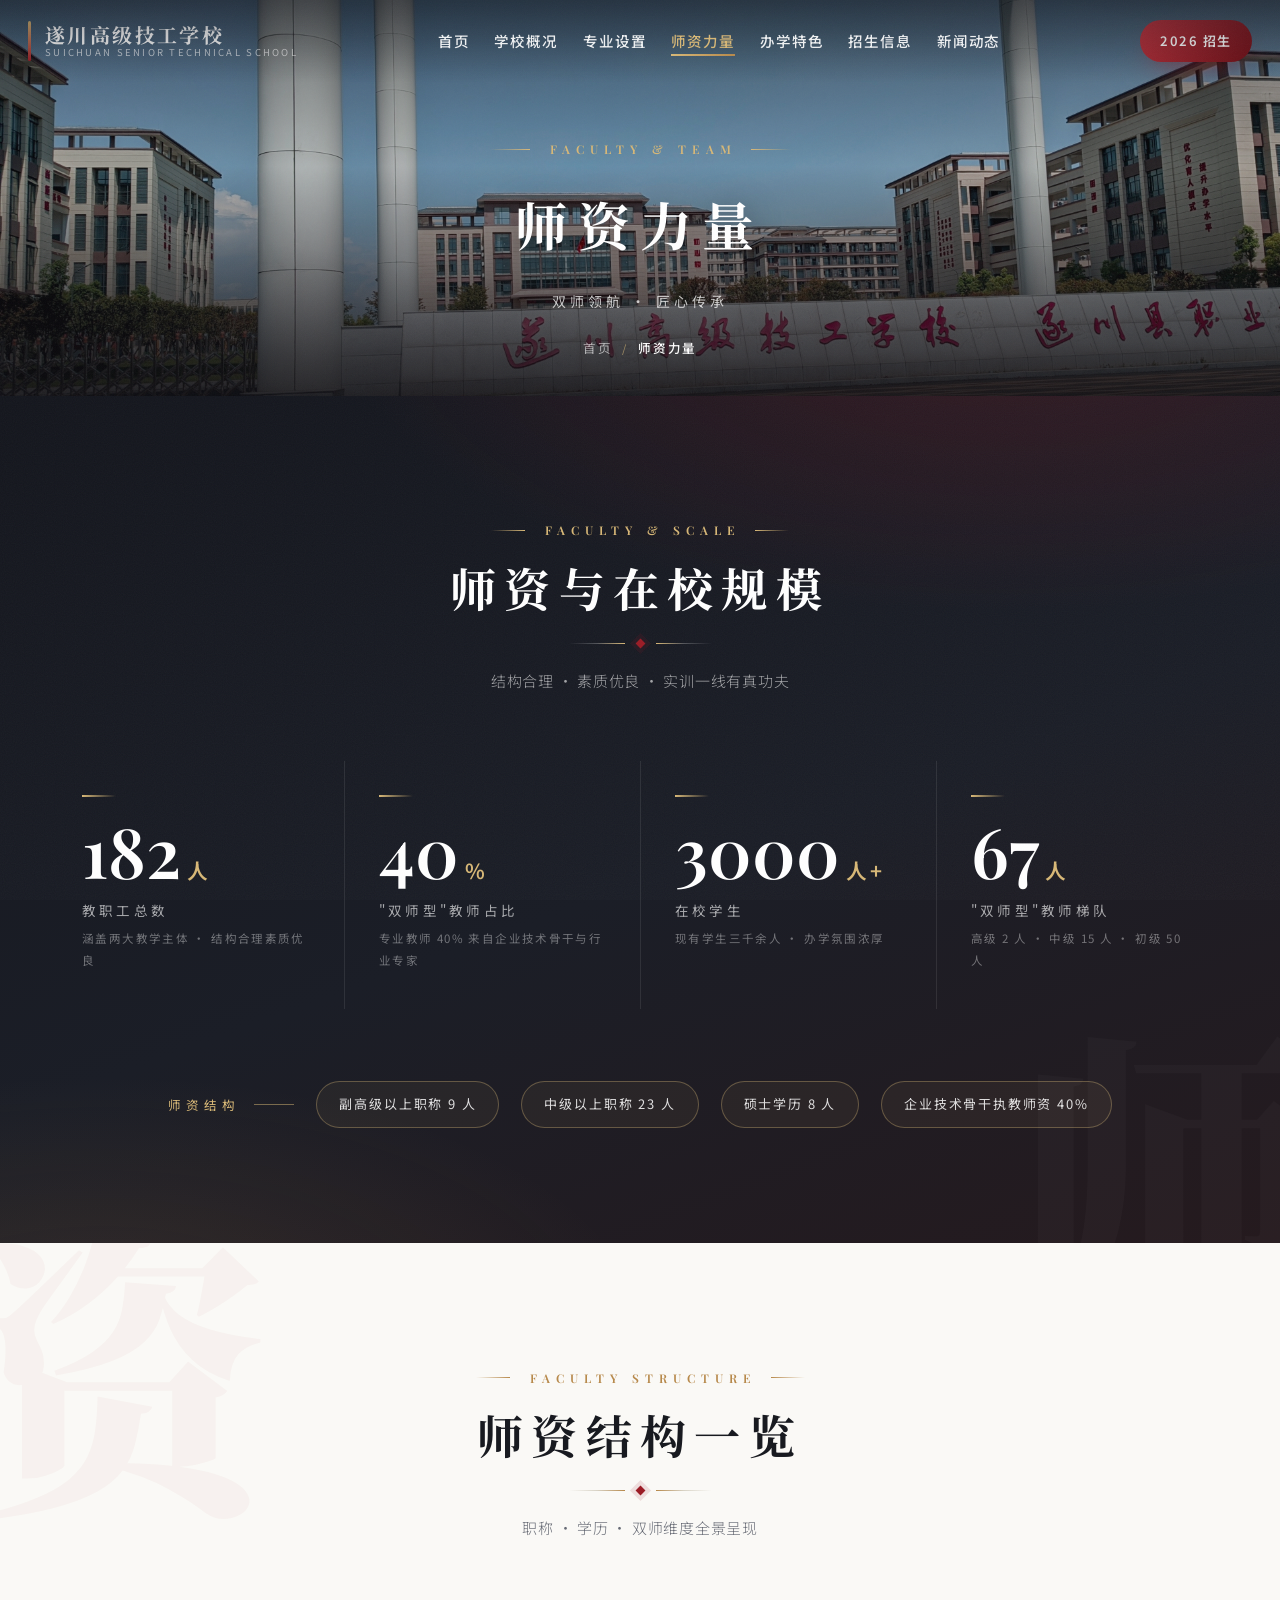
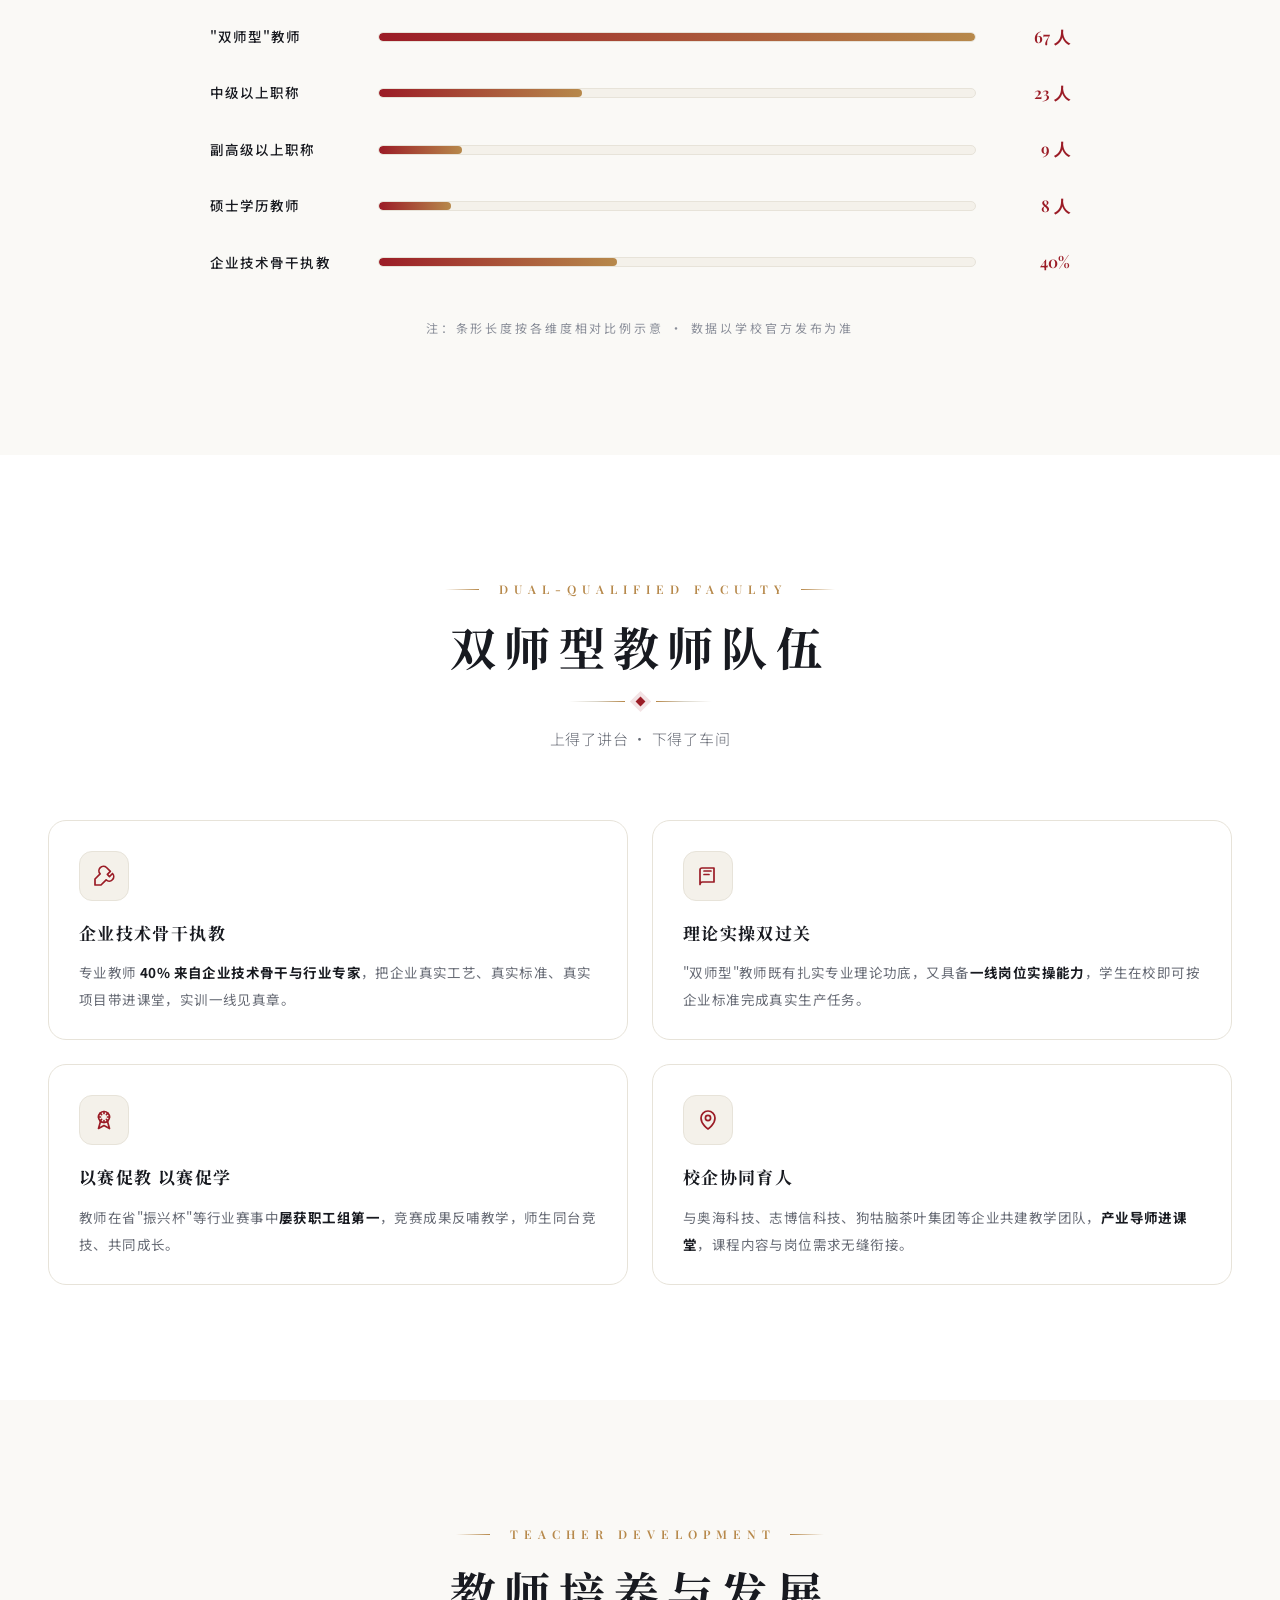
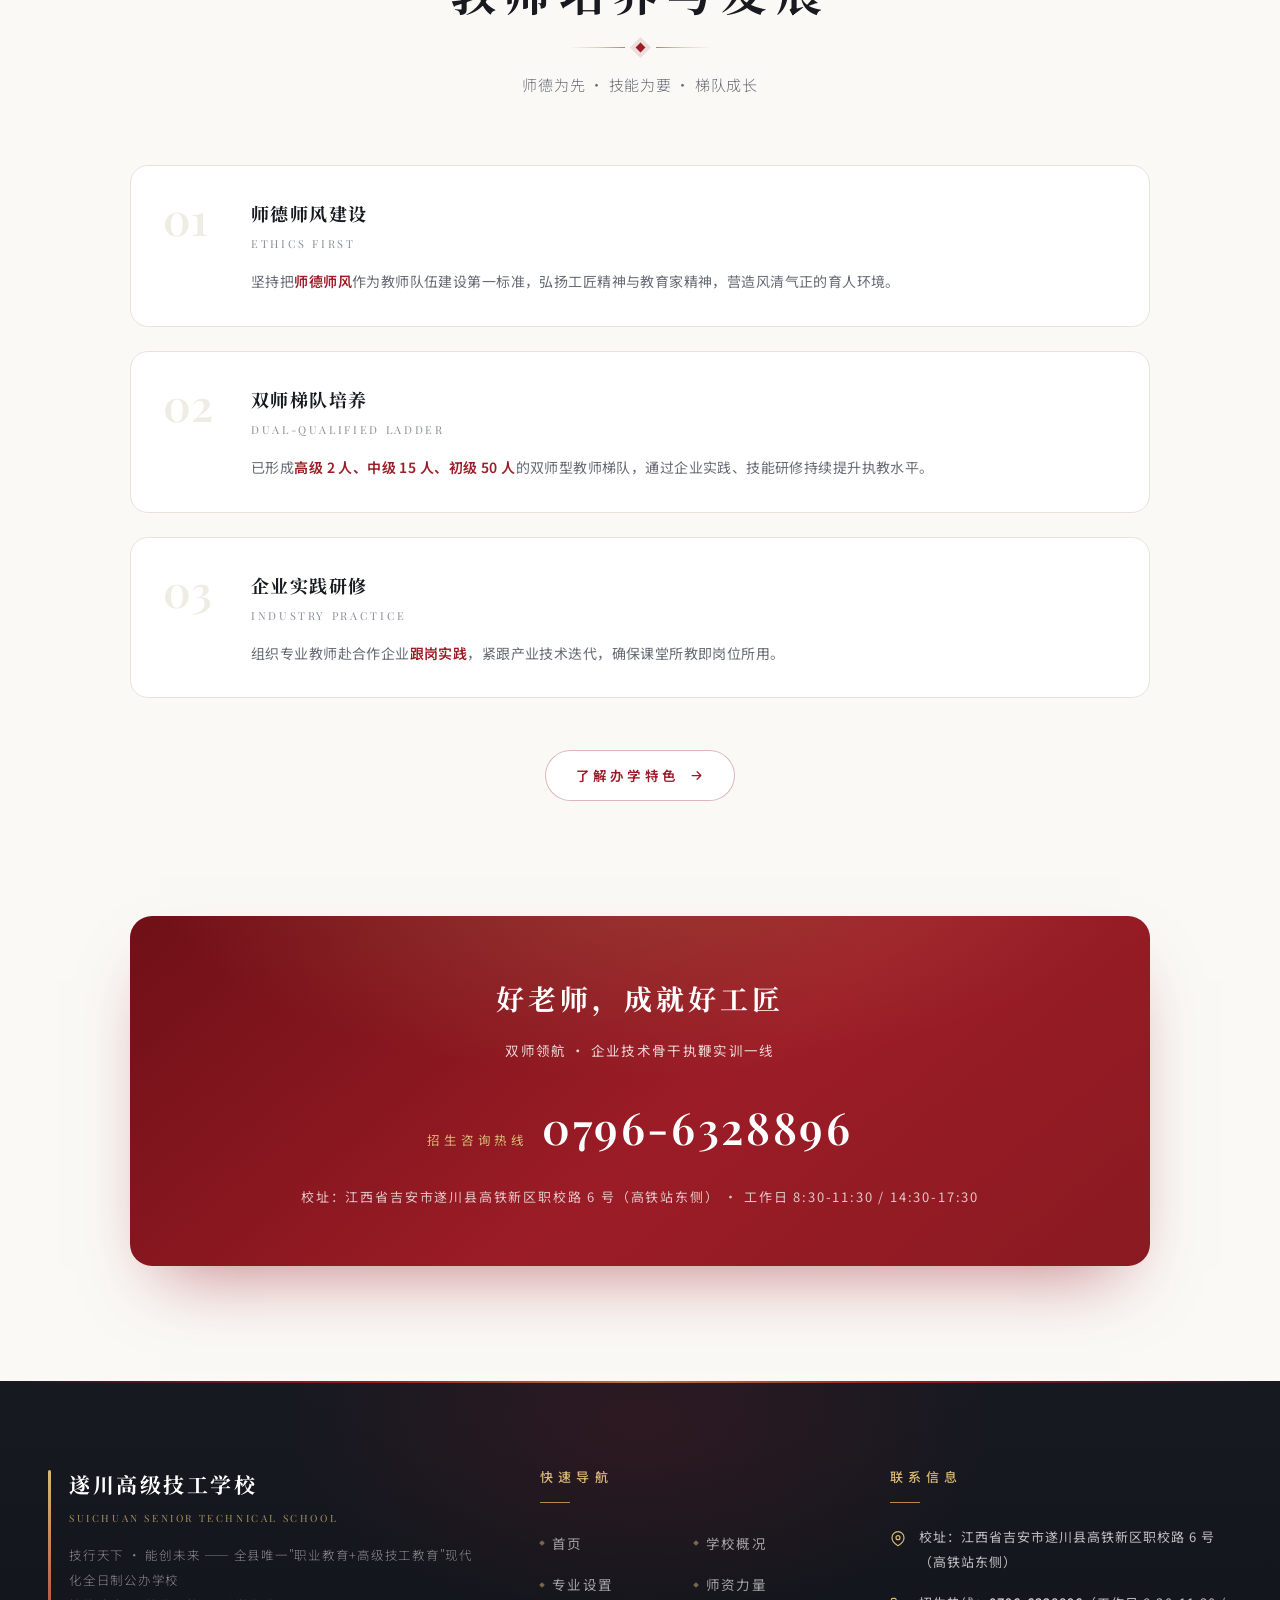
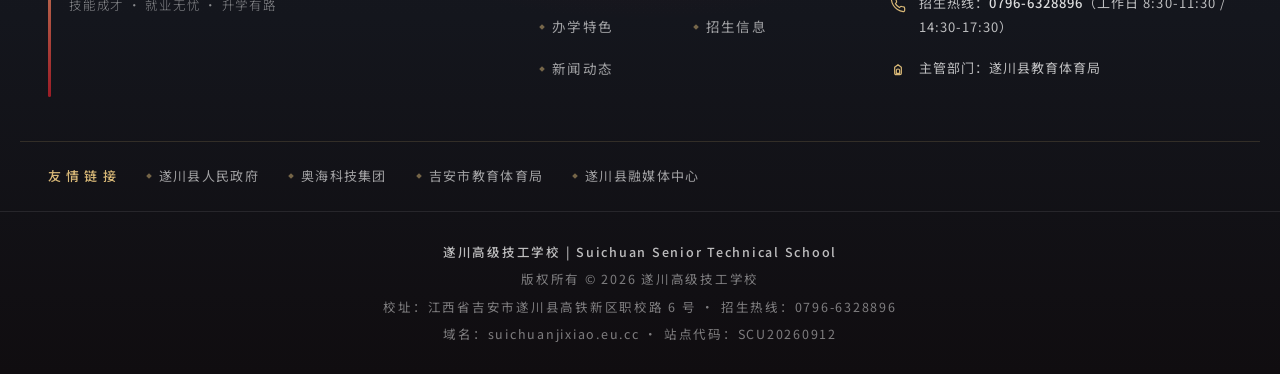
<file: faculty.html>
<!DOCTYPE html>
<html lang="zh-CN">
<head>
<meta charset="UTF-8">
<meta name="viewport" content="width=device-width, initial-scale=1.0">
<title>师资力量 | 遂川高级技工学校</title>
<meta name="description" content="遂川高级技工学校师资力量：教职工182人，专业教师40%来自企业技术骨干与行业专家，双师型教师67人，副高级以上职称9人，中级以上职称23人，硕士学历8人。">
<meta property="og:title" content="师资力量 | 遂川高级技工学校">
<meta property="og:description" content="双师领航 · 企业技术骨干执鞭实训一线。">
<meta property="og:type" content="website">
<link rel="preconnect" href="https://fonts.googleapis.com">
<link rel="preconnect" href="https://fonts.gstatic.com" crossorigin>
<link href="https://fonts.googleapis.com/css2?family=Noto+Serif+SC:wght@500;600;700;900&family=Noto+Sans+SC:wght@300;400;500;700&family=Playfair+Display:ital,wght@0,500;0,600;0,700;1,500&display=swap" rel="stylesheet">
<link rel="stylesheet" href="assets/style.css">
<noscript><style>
#loader{display:none}
.h-anim,.hero-title span,.reveal,[data-stagger]>*{opacity:1!important;transform:none!important;filter:none!important}
.tl-line i{width:100%!important;height:100%!important}
.bar-item .fi{width:var(--w)!important}
</style></noscript>
</head>
<body class="locked">

<!-- 预加载 -->
<div id="loader" aria-hidden="true">
  <div class="ld-name">遂川高级技工学校</div>
  <div class="ld-bar"><i></i></div>
  <div class="ld-word">SUICHUAN SENIOR TECHNICAL SCHOOL</div>
</div>

<div id="progress" aria-hidden="true"></div>

<!-- 导航 -->
<header id="hd">
  <div class="navbar">
    <a class="brand" href="index.html" aria-label="遂川高级技工学校首页">
      <span class="bt">
        <span class="cn">遂川<b>高级技工学校</b></span>
        <span class="en">Suichuan Senior Technical School</span>
      </span>
    </a>
    <nav aria-label="主导航">
      <ul class="nu">
        <li><a href="index.html">首页</a></li>
        <li><a href="about.html">学校概况</a></li>
        <li><a href="majors.html">专业设置</a></li>
        <li><a href="faculty.html" class="on">师资力量</a></li>
        <li><a href="features.html">办学特色</a></li>
        <li><a href="admission.html">招生信息</a></li>
        <li><a href="news.html">新闻动态</a></li>
      </ul>
    </nav>
    <a class="nav-cta" href="admission.html">2026 招生</a>
    <button class="burger" id="burger" aria-label="打开菜单" aria-expanded="false">
      <span></span><span></span><span></span>
    </button>
  </div>
</header>

<!-- 移动端菜单 -->
<div id="mnav" aria-hidden="true">
  <ul>
    <li><a href="index.html">首页</a></li>
    <li><a href="about.html">学校概况</a></li>
    <li><a href="majors.html">专业设置</a></li>
    <li><a href="faculty.html">师资力量</a></li>
    <li><a href="features.html">办学特色</a></li>
    <li><a href="admission.html">招生信息</a></li>
    <li><a href="news.html">新闻动态</a></li>
    <li><a class="mnav-tel" href="tel:0796-6328896">招生热线 0796-6328896</a></li>
  </ul>
</div>

<!-- 页面横幅 -->
<section class="page-hero">
  <div class="kb"><img src="assets/gate.jpg" alt="遂川高级技工学校校门实景" fetchpriority="high"></div>
  <div class="veil" aria-hidden="true"></div>
  <div class="ph-inner">
    <p class="ph-kicker">Faculty &amp; Team</p>
    <h1>师资力量</h1>
    <p class="ph-sub">双师领航 · 匠心传承</p>
    <div class="crumb"><a href="index.html">首页</a><i>/</i><b>师资力量</b></div>
  </div>
</section>

<!-- 师资规模（暗色数据区） -->
<section class="sec dark-sec">
  <div class="dark-ghost" aria-hidden="true">师</div>
  <div class="wrap">
    <div class="sec-head reveal">
      <span class="kicker">Faculty &amp; Scale</span>
      <h2>师资与<b>在校规模</b></h2>
      <div class="sec-rule"><i></i><b></b><i></i></div>
      <p class="lead">结构合理 · 素质优良 · 实训一线有真功夫</p>
    </div>
    <div class="dark-grid" data-stagger>
      <div class="dg-item">
        <div class="num"><span data-count="182">0</span><em>人</em></div>
        <div class="lb">教职工总数</div>
        <div class="sub">涵盖两大教学主体 · 结构合理素质优良</div>
      </div>
      <div class="dg-item">
        <div class="num"><span data-count="40">0</span><em>%</em></div>
        <div class="lb">"双师型"教师占比</div>
        <div class="sub">专业教师 40% 来自企业技术骨干与行业专家</div>
      </div>
      <div class="dg-item">
        <div class="num"><span data-count="3000">0</span><em>人+</em></div>
        <div class="lb">在校学生</div>
        <div class="sub">现有学生三千余人 · 办学氛围浓厚</div>
      </div>
      <div class="dg-item">
        <div class="num"><span data-count="67">0</span><em>人</em></div>
        <div class="lb">"双师型"教师梯队</div>
        <div class="sub">高级 2 人 · 中级 15 人 · 初级 50 人</div>
      </div>
    </div>
    <div class="lab-row reveal">
      <span class="lab-label">师资结构</span>
      <span class="lab-chip">副高级以上职称 9 人</span>
      <span class="lab-chip">中级以上职称 23 人</span>
      <span class="lab-chip">硕士学历 8 人</span>
      <span class="lab-chip">企业技术骨干执教师资 40%</span>
    </div>
  </div>
</section>

<!-- 师资结构数据条 -->
<section class="sec paper-sec">
  <div class="about-bg aca-bg" aria-hidden="true"><div class="ghost">资</div></div>
  <div class="wrap">
    <div class="sec-head reveal">
      <span class="kicker">Faculty Structure</span>
      <h2>师资结构<b>一览</b></h2>
      <div class="sec-rule"><i></i><b></b><i></i></div>
      <p class="lead">职称 · 学历 · 双师维度全景呈现</p>
    </div>
    <div class="bar-row reveal">
      <div class="bar-item">
        <span class="bl">"双师型"教师</span>
        <span class="tr"><i class="fi" data-w="100%"></i></span>
        <span class="bv">67 人</span>
      </div>
      <div class="bar-item">
        <span class="bl">中级以上职称</span>
        <span class="tr"><i class="fi" data-w="34%"></i></span>
        <span class="bv">23 人</span>
      </div>
      <div class="bar-item">
        <span class="bl">副高级以上职称</span>
        <span class="tr"><i class="fi" data-w="14%"></i></span>
        <span class="bv">9 人</span>
      </div>
      <div class="bar-item">
        <span class="bl">硕士学历教师</span>
        <span class="tr"><i class="fi" data-w="12%"></i></span>
        <span class="bv">8 人</span>
      </div>
      <div class="bar-item">
        <span class="bl">企业技术骨干执教</span>
        <span class="tr"><i class="fi" data-w="40%"></i></span>
        <span class="bv">40%</span>
      </div>
    </div>
    <p class="news-note reveal">注：条形长度按各维度相对比例示意 · 数据以学校官方发布为准</p>
  </div>
</section>

<!-- 双师队伍 -->
<section class="sec white-sec">
  <div class="wrap">
    <div class="sec-head reveal">
      <span class="kicker">Dual-Qualified Faculty</span>
      <h2>双师型<b>教师队伍</b></h2>
      <div class="sec-rule"><i></i><b></b><i></i></div>
      <p class="lead">上得了讲台 · 下得了车间</p>
    </div>
    <div class="info-grid" data-stagger>
      <div class="info-card">
        <div class="ic"><svg viewBox="0 0 24 24" fill="none" stroke="currentColor" stroke-width="1.7" stroke-linecap="round" stroke-linejoin="round"><path d="M14.5 3.5a4.5 4.5 0 0 0-6.36 6.36L3 15v6h6l5.14-5.14a4.5 4.5 0 0 0 6.36-6.36l-3.03 3.03-2.12-2.12 3.03-3.03Z"/></svg></div>
        <h3>企业技术骨干执教</h3>
        <p>专业教师 <b>40% 来自企业技术骨干与行业专家</b>，把企业真实工艺、真实标准、真实项目带进课堂，实训一线见真章。</p>
      </div>
      <div class="info-card">
        <div class="ic"><svg viewBox="0 0 24 24" fill="none" stroke="currentColor" stroke-width="1.7" stroke-linecap="round" stroke-linejoin="round"><path d="M4 19.5V6a2 2 0 0 1 2-2h12v14H6.5A2.5 2.5 0 0 0 4 20.5Z"/><path d="M8 7h7M8 10.5h5"/></svg></div>
        <h3>理论实操双过关</h3>
        <p>"双师型"教师既有扎实专业理论功底，又具备<b>一线岗位实操能力</b>，学生在校即可按企业标准完成真实生产任务。</p>
      </div>
      <div class="info-card">
        <div class="ic"><svg viewBox="0 0 24 24" fill="none" stroke="currentColor" stroke-width="1.7" stroke-linecap="round" stroke-linejoin="round"><circle cx="12" cy="9" r="5.5"/><path d="M12 3.5v2M12 12.5v2M6.5 9h2M15.5 9h2M8.2 5.2l1.4 1.4M14.4 11.4l1.4 1.4M15.8 5.2l-1.4 1.4M9.6 11.4l-1.4 1.4"/><path d="m8.5 13.5-2 7 5.5-3 5.5 3-2-7"/></svg></div>
        <h3>以赛促教 以赛促学</h3>
        <p>教师在省"振兴杯"等行业赛事中<b>屡获职工组第一</b>，竞赛成果反哺教学，师生同台竞技、共同成长。</p>
      </div>
      <div class="info-card">
        <div class="ic"><svg viewBox="0 0 24 24" fill="none" stroke="currentColor" stroke-width="1.7" stroke-linecap="round" stroke-linejoin="round"><path d="M12 21s-7-4.5-7-11a7 7 0 0 1 14 0c0 6.5-7 11-7 11Z"/><circle cx="12" cy="10" r="2.6"/></svg></div>
        <h3>校企协同育人</h3>
        <p>与奥海科技、志博信科技、狗牯脑茶叶集团等企业共建教学团队，<b>产业导师进课堂</b>，课程内容与岗位需求无缝衔接。</p>
      </div>
    </div>
  </div>
</section>

<!-- 教师培养 -->
<section class="sec paper-sec">
  <div class="wrap">
    <div class="sec-head reveal">
      <span class="kicker">Teacher Development</span>
      <h2>教师培养与<b>发展</b></h2>
      <div class="sec-rule"><i></i><b></b><i></i></div>
      <p class="lead">师德为先 · 技能为要 · 梯队成长</p>
    </div>
    <div class="feat-list" data-stagger>
      <div class="feat-item">
        <span class="no">01</span>
        <div>
          <h3>师德师风建设</h3>
          <span class="fen">Ethics First</span>
          <p>坚持把<b>师德师风</b>作为教师队伍建设第一标准，弘扬工匠精神与教育家精神，营造风清气正的育人环境。</p>
        </div>
      </div>
      <div class="feat-item">
        <span class="no">02</span>
        <div>
          <h3>双师梯队培养</h3>
          <span class="fen">Dual-Qualified Ladder</span>
          <p>已形成<b>高级 2 人、中级 15 人、初级 50 人</b>的双师型教师梯队，通过企业实践、技能研修持续提升执教水平。</p>
        </div>
      </div>
      <div class="feat-item">
        <span class="no">03</span>
        <div>
          <h3>企业实践研修</h3>
          <span class="fen">Industry Practice</span>
          <p>组织专业教师赴合作企业<b>跟岗实践</b>，紧跟产业技术迭代，确保课堂所教即岗位所用。</p>
        </div>
      </div>
    </div>
    <div class="sec-more reveal">
      <a class="more-link" href="features.html">了解办学特色
        <svg viewBox="0 0 24 24" fill="none" stroke="currentColor" stroke-width="2" stroke-linecap="round" stroke-linejoin="round"><path d="M5 12h14M13 6l6 6-6 6"/></svg>
      </a>
    </div>
  </div>
</section>

<!-- 联系横幅 -->
<section class="sec paper-sec" style="padding-top:0">
  <div class="wrap">
    <div class="contact-band reveal rv-zoom">
      <h3>好老师，成就好工匠</h3>
      <p>双师领航 · 企业技术骨干执鞭实训一线</p>
      <div class="tel"><span class="lb">招生咨询热线</span><span class="t">0796-6328896</span></div>
      <p class="addr">校址：江西省吉安市遂川县高铁新区职校路 6 号（高铁站东侧） · 工作日 8:30-11:30 / 14:30-17:30</p>
    </div>
  </div>
</section>

<!-- 页脚 -->
<footer>
  <div class="ft-glow" aria-hidden="true"></div>
  <div class="ft-main">
    <div class="ft-brand">
      <div>
        <div class="nm">遂川高级技工学校</div>
        <div class="ne">Suichuan Senior Technical School</div>
        <p>技行天下 · 能创未来 —— 全县唯一"职业教育+高级技工教育"现代化全日制公办学校<br>技能成才 · 就业无忧 · 升学有路</p>
      </div>
    </div>
    <div class="ft-links">
      <div class="ft-h">快速导航</div>
      <ul>
        <li><a href="index.html">首页</a></li>
        <li><a href="about.html">学校概况</a></li>
        <li><a href="majors.html">专业设置</a></li>
        <li><a href="faculty.html">师资力量</a></li>
        <li><a href="features.html">办学特色</a></li>
        <li><a href="admission.html">招生信息</a></li>
        <li><a href="news.html">新闻动态</a></li>
      </ul>
    </div>
    <div class="ft-info">
      <div class="ft-h">联系信息</div>
      <div class="li">
        <svg viewBox="0 0 24 24" fill="none" stroke="currentColor" stroke-width="1.8" stroke-linecap="round" stroke-linejoin="round"><path d="M21 10c0 7-9 12-9 12s-9-5-9-12a9 9 0 0 1 18 0Z"/><circle cx="12" cy="10" r="3"/></svg>
        <span>校址：江西省吉安市遂川县高铁新区职校路 6 号（高铁站东侧）</span>
      </div>
      <div class="li">
        <svg viewBox="0 0 24 24" fill="none" stroke="currentColor" stroke-width="1.8" stroke-linecap="round" stroke-linejoin="round"><path d="M22 16.9v3a2 2 0 0 1-2.2 2 19.8 19.8 0 0 1-8.6-3.1 19.5 19.5 0 0 1-6-6A19.8 19.8 0 0 1 2.1 4.2 2 2 0 0 1 4.1 2h3a2 2 0 0 1 2 1.7c.1 1 .4 2 .7 2.9a2 2 0 0 1-.5 2.1L8.1 9.9a16 16 0 0 0 6 6l1.2-1.2a2 2 0 0 1 2.1-.5c.9.3 1.9.6 2.9.7a2 2 0 0 1 1.7 2Z"/></svg>
        <span>招生热线：<b>0796-6328896</b>（工作日 8:30-11:30 / 14:30-17:30）</span>
      </div>
      <div class="li">
        <svg viewBox="0 0 24 24" fill="none" stroke="currentColor" stroke-width="1.8" stroke-linecap="round" stroke-linejoin="round"><path d="m7 8 5-4 5 4v9a2 2 0 0 1-2 2H9a2 2 0 0 1-2-2Z"/><path d="M9.5 13a2.5 2.5 0 0 1 5 0v4h-5Z"/></svg>
        <span>主管部门：遂川县教育体育局</span>
      </div>
    </div>
  </div>
  <div class="ft-friends">
    <span class="ff-h">友情链接</span>
    <div class="ff-list">
      <a href="http://www.suichuan.gov.cn/" target="_blank" rel="noopener">遂川县人民政府</a>
      <a href="https://www.aohaichina.com/" target="_blank" rel="noopener">奥海科技集团</a>
      <a href="https://jytyj.jgs.gov.cn/" target="_blank" rel="noopener">吉安市教育体育局</a>
      <a href="https://www.jxscxw.com/" target="_blank" rel="noopener">遂川县融媒体中心</a>
    </div>
  </div>
  <div class="ft-bar">
    <p><b>遂川高级技工学校 | Suichuan Senior Technical School</b></p>
    <p>版权所有 © 2026 遂川高级技工学校</p>
    <p>校址：江西省吉安市遂川县高铁新区职校路 6 号 · 招生热线：0796-6328896</p>
    <p>域名：suichuanjixiao.eu.cc · 站点代码：SCU20260912</p>
  </div>
</footer>

<!-- 回到顶部 -->
<button id="toTop" aria-label="回到顶部">
  <svg class="ring" viewBox="0 0 52 52"><circle cx="26" cy="26" r="24"/><circle class="prog" cx="26" cy="26" r="24"/></svg>
  <svg class="arw" viewBox="0 0 24 24" fill="none" stroke="currentColor" stroke-width="2.2" stroke-linecap="round" stroke-linejoin="round"><path d="M12 19V5M5.5 11.5 12 5l6.5 6.5"/></svg>
</button>

<script src="assets/main.js"></script>
</body>
</html>
</file>
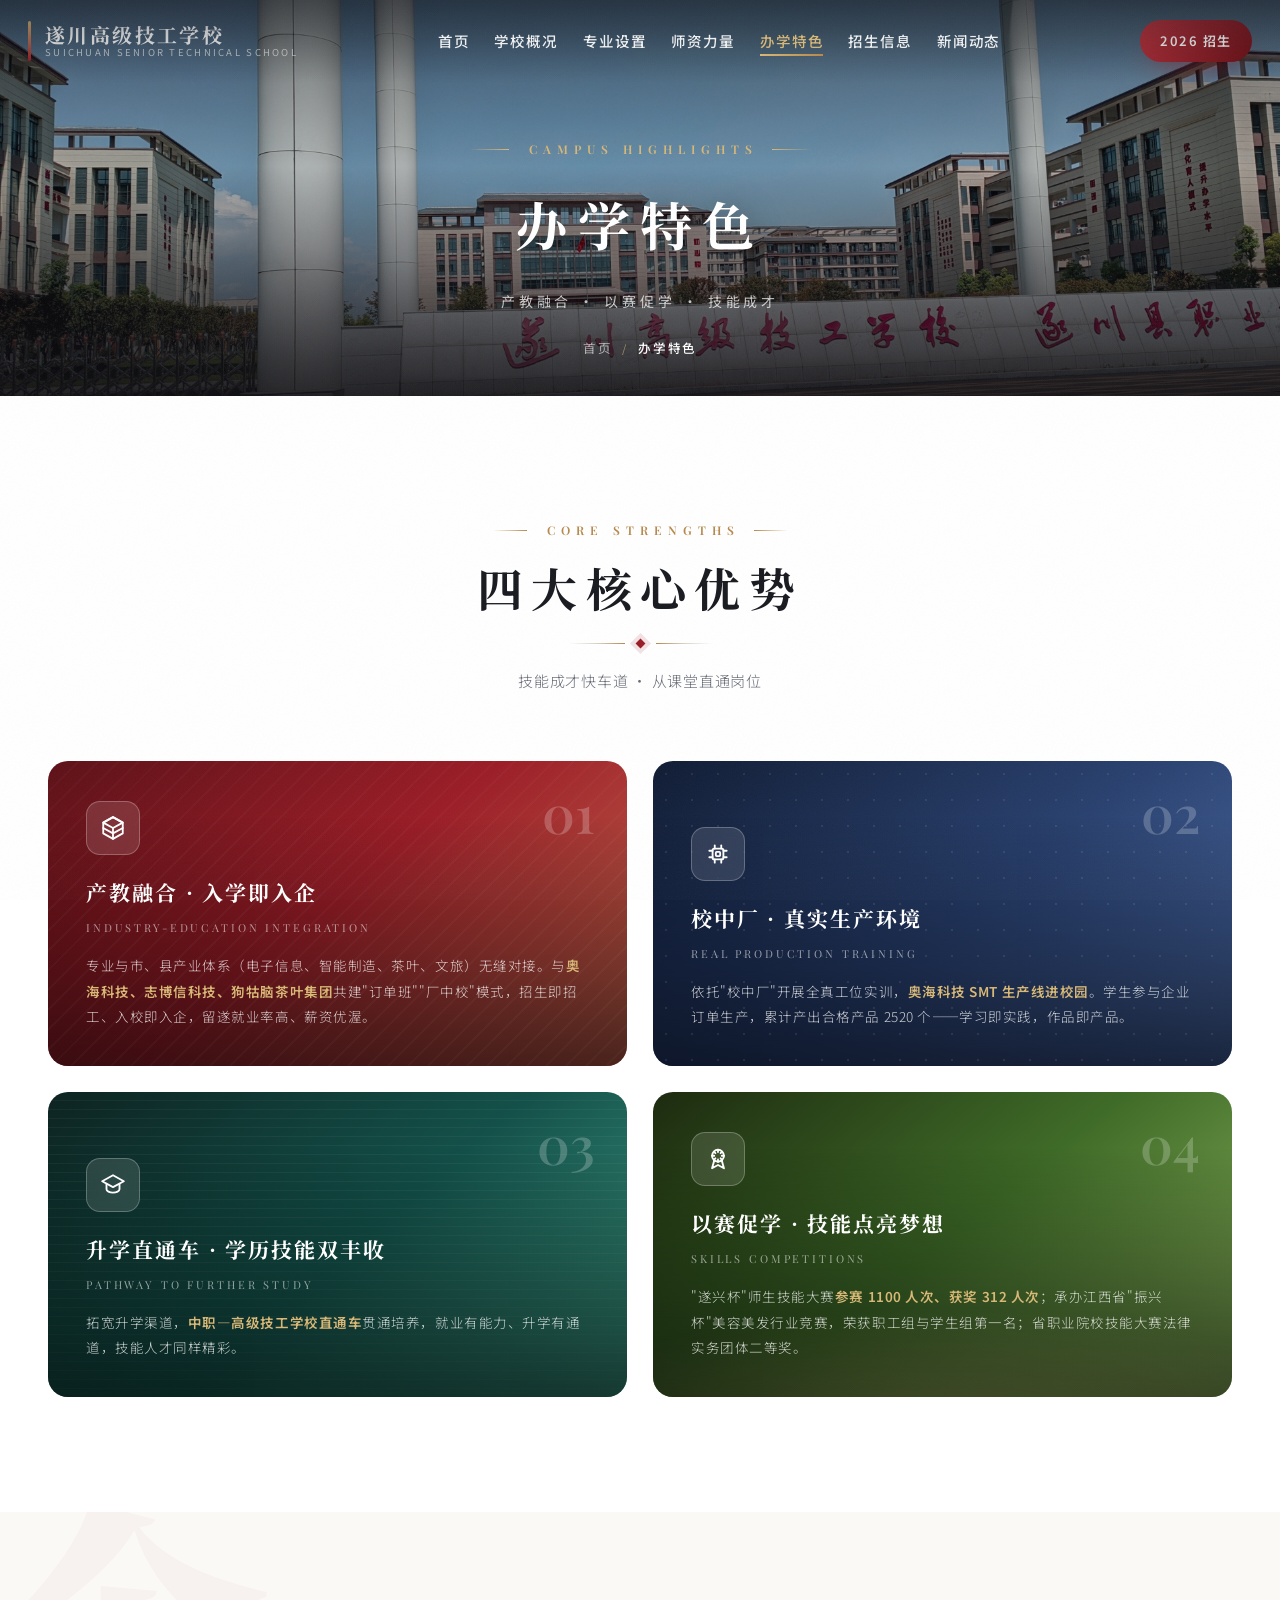
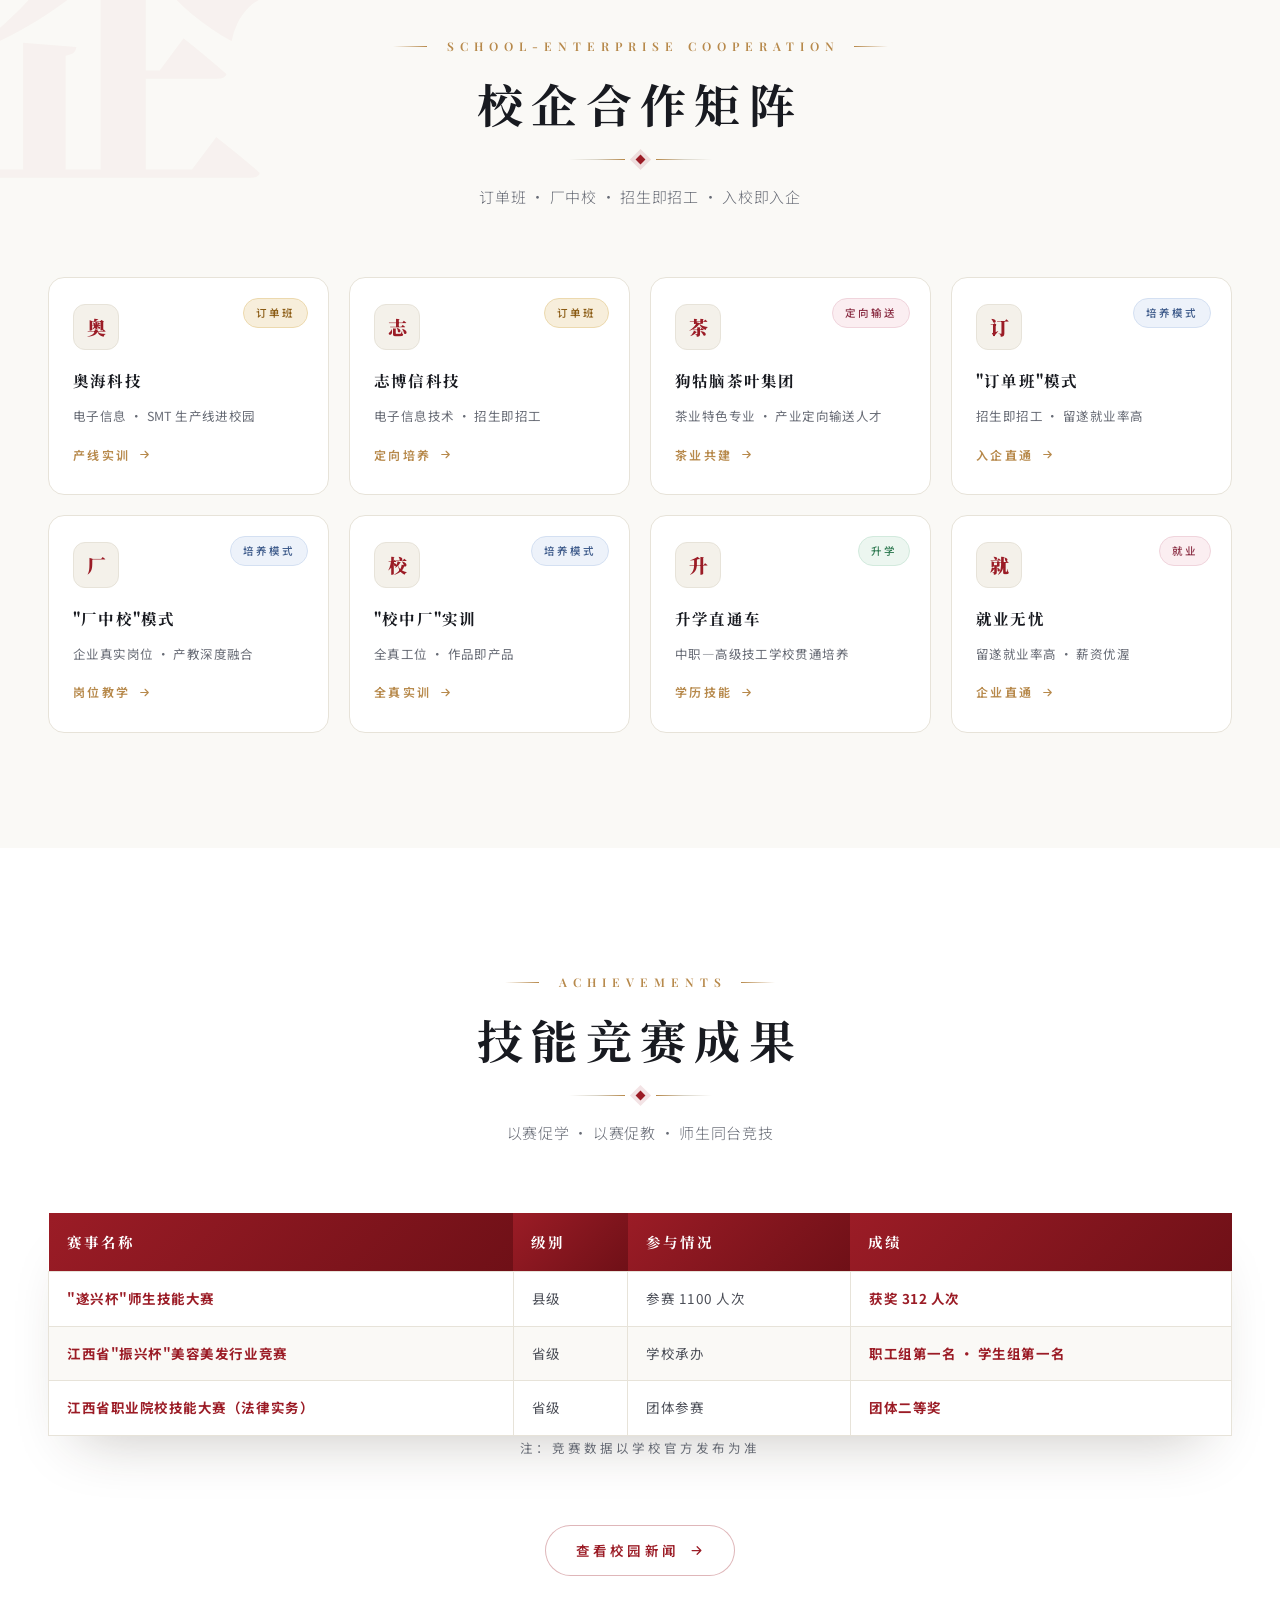
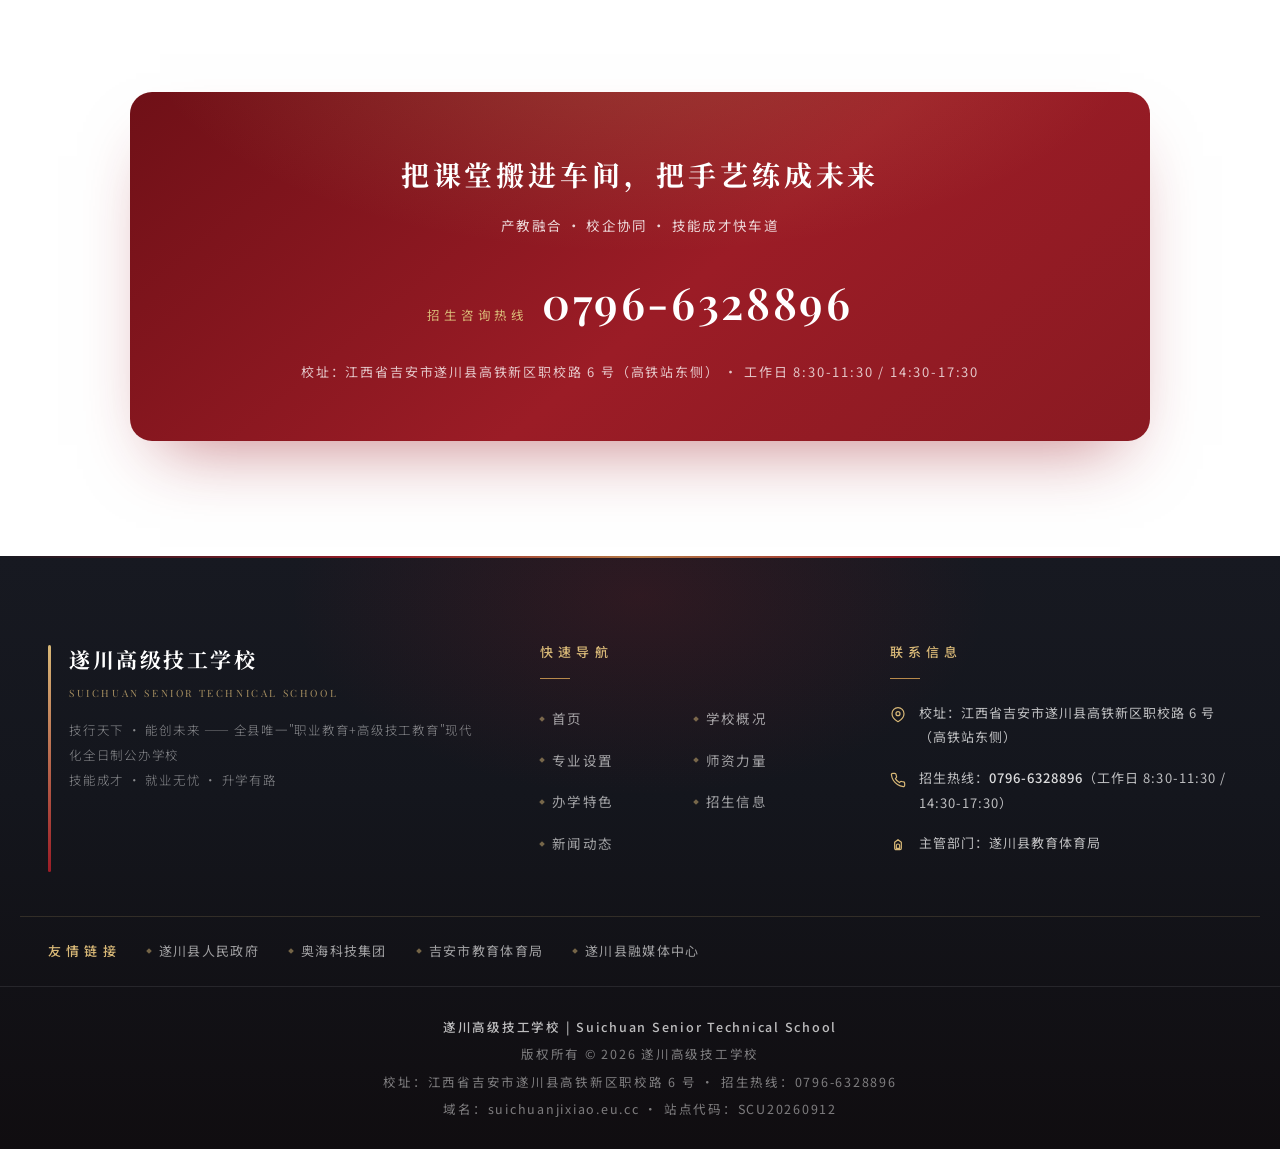
<file: features.html>
<!DOCTYPE html>
<html lang="zh-CN">
<head>
<meta charset="UTF-8">
<meta name="viewport" content="width=device-width, initial-scale=1.0">
<title>办学特色 | 遂川高级技工学校</title>
<meta name="description" content="遂川高级技工学校办学特色：产教融合入学即入企、校中厂真实生产环境、升学直通车、以赛促学。'遂兴杯'技能大赛参赛1100人次获奖312人次，承办江西省'振兴杯'美容美发行业竞赛获双第一。">
<meta property="og:title" content="办学特色 | 遂川高级技工学校">
<meta property="og:description" content="五大核心优势 · 技能成才快车道。">
<meta property="og:type" content="website">
<link rel="preconnect" href="https://fonts.googleapis.com">
<link rel="preconnect" href="https://fonts.gstatic.com" crossorigin>
<link href="https://fonts.googleapis.com/css2?family=Noto+Serif+SC:wght@500;600;700;900&family=Noto+Sans+SC:wght@300;400;500;700&family=Playfair+Display:ital,wght@0,500;0,600;0,700;1,500&display=swap" rel="stylesheet">
<link rel="stylesheet" href="assets/style.css">
<noscript><style>
#loader{display:none}
.h-anim,.hero-title span,.reveal,[data-stagger]>*{opacity:1!important;transform:none!important;filter:none!important}
.tl-line i{width:100%!important;height:100%!important}
.bar-item .fi{width:var(--w)!important}
</style></noscript>
</head>
<body class="locked">

<!-- 预加载 -->
<div id="loader" aria-hidden="true">
  <div class="ld-name">遂川高级技工学校</div>
  <div class="ld-bar"><i></i></div>
  <div class="ld-word">SUICHUAN SENIOR TECHNICAL SCHOOL</div>
</div>

<div id="progress" aria-hidden="true"></div>

<!-- 导航 -->
<header id="hd">
  <div class="navbar">
    <a class="brand" href="index.html" aria-label="遂川高级技工学校首页">
      <span class="bt">
        <span class="cn">遂川<b>高级技工学校</b></span>
        <span class="en">Suichuan Senior Technical School</span>
      </span>
    </a>
    <nav aria-label="主导航">
      <ul class="nu">
        <li><a href="index.html">首页</a></li>
        <li><a href="about.html">学校概况</a></li>
        <li><a href="majors.html">专业设置</a></li>
        <li><a href="faculty.html">师资力量</a></li>
        <li><a href="features.html" class="on">办学特色</a></li>
        <li><a href="admission.html">招生信息</a></li>
        <li><a href="news.html">新闻动态</a></li>
      </ul>
    </nav>
    <a class="nav-cta" href="admission.html">2026 招生</a>
    <button class="burger" id="burger" aria-label="打开菜单" aria-expanded="false">
      <span></span><span></span><span></span>
    </button>
  </div>
</header>

<!-- 移动端菜单 -->
<div id="mnav" aria-hidden="true">
  <ul>
    <li><a href="index.html">首页</a></li>
    <li><a href="about.html">学校概况</a></li>
    <li><a href="majors.html">专业设置</a></li>
    <li><a href="faculty.html">师资力量</a></li>
    <li><a href="features.html">办学特色</a></li>
    <li><a href="admission.html">招生信息</a></li>
    <li><a href="news.html">新闻动态</a></li>
    <li><a class="mnav-tel" href="tel:0796-6328896">招生热线 0796-6328896</a></li>
  </ul>
</div>

<!-- 页面横幅 -->
<section class="page-hero">
  <div class="kb"><img src="assets/gate.jpg" alt="遂川高级技工学校校门实景" fetchpriority="high"></div>
  <div class="veil" aria-hidden="true"></div>
  <div class="ph-inner">
    <p class="ph-kicker">Campus Highlights</p>
    <h1>办学特色</h1>
    <p class="ph-sub">产教融合 · 以赛促学 · 技能成才</p>
    <div class="crumb"><a href="index.html">首页</a><i>/</i><b>办学特色</b></div>
  </div>
</section>

<!-- 四大特色 -->
<section class="sec white-sec">
  <div class="wrap">
    <div class="sec-head reveal">
      <span class="kicker">Core Strengths</span>
      <h2>四大<b>核心优势</b></h2>
      <div class="sec-rule"><i></i><b></b><i></i></div>
      <p class="lead">技能成才快车道 · 从课堂直通岗位</p>
    </div>
    <div class="hl-grid" data-stagger>
      <div class="hl hl-1" data-tilt>
        <div class="glare" aria-hidden="true"></div>
        <span class="hno">01</span>
        <div class="hic"><svg viewBox="0 0 24 24" fill="none" stroke="currentColor" stroke-width="1.7" stroke-linecap="round" stroke-linejoin="round"><path d="m12 2 9 5v10l-9 5-9-5V7Z"/><path d="m12 2 9 5-9 5-9-5Z"/><path d="M12 12v10"/><path d="m3 12 9 5 9-5"/></svg></div>
        <h3>产教融合 · 入学即入企</h3>
        <span class="hen">Industry-Education Integration</span>
        <p>专业与市、县产业体系（电子信息、智能制造、茶叶、文旅）无缝对接。与<b>奥海科技、志博信科技、狗牯脑茶叶集团</b>共建"订单班""厂中校"模式，招生即招工、入校即入企，留遂就业率高、薪资优渥。</p>
      </div>
      <div class="hl hl-2" data-tilt>
        <div class="glare" aria-hidden="true"></div>
        <span class="hno">02</span>
        <div class="hic"><svg viewBox="0 0 24 24" fill="none" stroke="currentColor" stroke-width="1.7" stroke-linecap="round" stroke-linejoin="round"><rect x="7" y="7" width="10" height="10" rx="1.5"/><rect x="10" y="10" width="4" height="4" rx=".8"/><path d="M9 7V4M15 7V4M9 20v-3M15 20v-3M7 9H4M7 15H4M20 9h-3M20 15h-3"/></svg></div>
        <h3>校中厂 · 真实生产环境</h3>
        <span class="hen">Real Production Training</span>
        <p>依托"校中厂"开展全真工位实训，<b>奥海科技 SMT 生产线进校园</b>。学生参与企业订单生产，累计产出合格产品 2520 个——学习即实践，作品即产品。</p>
      </div>
      <div class="hl hl-3" data-tilt>
        <div class="glare" aria-hidden="true"></div>
        <span class="hno">03</span>
        <div class="hic"><svg viewBox="0 0 24 24" fill="none" stroke="currentColor" stroke-width="1.7" stroke-linecap="round" stroke-linejoin="round"><path d="m12 3 10 5.5-10 5.5L2 8.5Z"/><path d="M6 11v5c0 1.5 2.7 3 6 3s6-1.5 6-3v-5"/></svg></div>
        <h3>升学直通车 · 学历技能双丰收</h3>
        <span class="hen">Pathway to Further Study</span>
        <p>拓宽升学渠道，<b>中职—高级技工学校直通车</b>贯通培养，就业有能力、升学有通道，技能人才同样精彩。</p>
      </div>
      <div class="hl hl-4" data-tilt>
        <div class="glare" aria-hidden="true"></div>
        <span class="hno">04</span>
        <div class="hic"><svg viewBox="0 0 24 24" fill="none" stroke="currentColor" stroke-width="1.7" stroke-linecap="round" stroke-linejoin="round"><circle cx="12" cy="9" r="5.5"/><path d="M12 3.5v2M12 12.5v2M6.5 9h2M15.5 9h2M8.2 5.2l1.4 1.4M14.4 11.4l1.4 1.4M15.8 5.2l-1.4 1.4M9.6 11.4l-1.4 1.4"/><path d="m8.5 13.5-2 7 5.5-3 5.5 3-2-7"/></svg></div>
        <h3>以赛促学 · 技能点亮梦想</h3>
        <span class="hen">Skills Competitions</span>
        <p>"遂兴杯"师生技能大赛<b>参赛 1100 人次、获奖 312 人次</b>；承办江西省"振兴杯"美容美发行业竞赛，荣获职工组与学生组第一名；省职业院校技能大赛法律实务团体二等奖。</p>
      </div>
    </div>
  </div>
</section>

<!-- 校企合作 -->
<section class="sec paper-sec">
  <div class="about-bg aca-bg" aria-hidden="true"><div class="ghost">企</div></div>
  <div class="wrap">
    <div class="sec-head reveal">
      <span class="kicker">School-Enterprise Cooperation</span>
      <h2>校企<b>合作矩阵</b></h2>
      <div class="sec-rule"><i></i><b></b><i></i></div>
      <p class="lead">订单班 · 厂中校 · 招生即招工 · 入校即入企</p>
    </div>
    <div class="club-grid" data-stagger>
      <div class="club">
        <span class="tag t-kc">订单班</span>
        <div class="em">奥</div>
        <h3>奥海科技</h3>
        <p>电子信息 · SMT 生产线进校园</p>
        <span class="join">产线实训 <svg viewBox="0 0 24 24" fill="none" stroke="currentColor" stroke-width="2" stroke-linecap="round" stroke-linejoin="round"><path d="M5 12h14M13 6l6 6-6 6"/></svg></span>
      </div>
      <div class="club">
        <span class="tag t-kc">订单班</span>
        <div class="em">志</div>
        <h3>志博信科技</h3>
        <p>电子信息技术 · 招生即招工</p>
        <span class="join">定向培养 <svg viewBox="0 0 24 24" fill="none" stroke="currentColor" stroke-width="2" stroke-linecap="round" stroke-linejoin="round"><path d="M5 12h14M13 6l6 6-6 6"/></svg></span>
      </div>
      <div class="club">
        <span class="tag t-wc">定向输送</span>
        <div class="em">茶</div>
        <h3>狗牯脑茶叶集团</h3>
        <p>茶业特色专业 · 产业定向输送人才</p>
        <span class="join">茶业共建 <svg viewBox="0 0 24 24" fill="none" stroke="currentColor" stroke-width="2" stroke-linecap="round" stroke-linejoin="round"><path d="M5 12h14M13 6l6 6-6 6"/></svg></span>
      </div>
      <div class="club">
        <span class="tag t-rw">培养模式</span>
        <div class="em">订</div>
        <h3>"订单班"模式</h3>
        <p>招生即招工 · 留遂就业率高</p>
        <span class="join">入企直通 <svg viewBox="0 0 24 24" fill="none" stroke="currentColor" stroke-width="2" stroke-linecap="round" stroke-linejoin="round"><path d="M5 12h14M13 6l6 6-6 6"/></svg></span>
      </div>
      <div class="club">
        <span class="tag t-rw">培养模式</span>
        <div class="em">厂</div>
        <h3>"厂中校"模式</h3>
        <p>企业真实岗位 · 产教深度融合</p>
        <span class="join">岗位教学 <svg viewBox="0 0 24 24" fill="none" stroke="currentColor" stroke-width="2" stroke-linecap="round" stroke-linejoin="round"><path d="M5 12h14M13 6l6 6-6 6"/></svg></span>
      </div>
      <div class="club">
        <span class="tag t-rw">培养模式</span>
        <div class="em">校</div>
        <h3>"校中厂"实训</h3>
        <p>全真工位 · 作品即产品</p>
        <span class="join">全真实训 <svg viewBox="0 0 24 24" fill="none" stroke="currentColor" stroke-width="2" stroke-linecap="round" stroke-linejoin="round"><path d="M5 12h14M13 6l6 6-6 6"/></svg></span>
      </div>
      <div class="club">
        <span class="tag t-ty">升学</span>
        <div class="em">升</div>
        <h3>升学直通车</h3>
        <p>中职—高级技工学校贯通培养</p>
        <span class="join">学历技能 <svg viewBox="0 0 24 24" fill="none" stroke="currentColor" stroke-width="2" stroke-linecap="round" stroke-linejoin="round"><path d="M5 12h14M13 6l6 6-6 6"/></svg></span>
      </div>
      <div class="club">
        <span class="tag t-wc">就业</span>
        <div class="em">就</div>
        <h3>就业无忧</h3>
        <p>留遂就业率高 · 薪资优渥</p>
        <span class="join">企业直通 <svg viewBox="0 0 24 24" fill="none" stroke="currentColor" stroke-width="2" stroke-linecap="round" stroke-linejoin="round"><path d="M5 12h14M13 6l6 6-6 6"/></svg></span>
      </div>
    </div>
  </div>
</section>

<!-- 竞赛成果 -->
<section class="sec white-sec">
  <div class="wrap">
    <div class="sec-head reveal">
      <span class="kicker">Achievements</span>
      <h2>技能竞赛<b>成果</b></h2>
      <div class="sec-rule"><i></i><b></b><i></i></div>
      <p class="lead">以赛促学 · 以赛促教 · 师生同台竞技</p>
    </div>
    <div class="reveal">
      <p class="tbl-hint">◀ 左右滑动查看完整表格 ▶</p>
      <table class="tbl-std">
        <thead>
          <tr><th>赛事名称</th><th>级别</th><th>参与情况</th><th>成绩</th></tr>
        </thead>
        <tbody>
          <tr><td><b>"遂兴杯"师生技能大赛</b></td><td>县级</td><td>参赛 1100 人次</td><td><b>获奖 312 人次</b></td></tr>
          <tr><td><b>江西省"振兴杯"美容美发行业竞赛</b></td><td>省级</td><td>学校承办</td><td><b>职工组第一名 · 学生组第一名</b></td></tr>
          <tr><td><b>江西省职业院校技能大赛（法律实务）</b></td><td>省级</td><td>团体参赛</td><td><b>团体二等奖</b></td></tr>
        </tbody>
        <caption>注：竞赛数据以学校官方发布为准</caption>
      </table>
    </div>
    <div class="sec-more reveal">
      <a class="more-link" href="news.html">查看校园新闻
        <svg viewBox="0 0 24 24" fill="none" stroke="currentColor" stroke-width="2" stroke-linecap="round" stroke-linejoin="round"><path d="M5 12h14M13 6l6 6-6 6"/></svg>
      </a>
    </div>
  </div>
</section>

<!-- 联系横幅 -->
<section class="sec white-sec" style="padding-top:0">
  <div class="wrap">
    <div class="contact-band reveal rv-zoom">
      <h3>把课堂搬进车间，把手艺练成未来</h3>
      <p>产教融合 · 校企协同 · 技能成才快车道</p>
      <div class="tel"><span class="lb">招生咨询热线</span><span class="t">0796-6328896</span></div>
      <p class="addr">校址：江西省吉安市遂川县高铁新区职校路 6 号（高铁站东侧） · 工作日 8:30-11:30 / 14:30-17:30</p>
    </div>
  </div>
</section>

<!-- 页脚 -->
<footer>
  <div class="ft-glow" aria-hidden="true"></div>
  <div class="ft-main">
    <div class="ft-brand">
      <div>
        <div class="nm">遂川高级技工学校</div>
        <div class="ne">Suichuan Senior Technical School</div>
        <p>技行天下 · 能创未来 —— 全县唯一"职业教育+高级技工教育"现代化全日制公办学校<br>技能成才 · 就业无忧 · 升学有路</p>
      </div>
    </div>
    <div class="ft-links">
      <div class="ft-h">快速导航</div>
      <ul>
        <li><a href="index.html">首页</a></li>
        <li><a href="about.html">学校概况</a></li>
        <li><a href="majors.html">专业设置</a></li>
        <li><a href="faculty.html">师资力量</a></li>
        <li><a href="features.html">办学特色</a></li>
        <li><a href="admission.html">招生信息</a></li>
        <li><a href="news.html">新闻动态</a></li>
      </ul>
    </div>
    <div class="ft-info">
      <div class="ft-h">联系信息</div>
      <div class="li">
        <svg viewBox="0 0 24 24" fill="none" stroke="currentColor" stroke-width="1.8" stroke-linecap="round" stroke-linejoin="round"><path d="M21 10c0 7-9 12-9 12s-9-5-9-12a9 9 0 0 1 18 0Z"/><circle cx="12" cy="10" r="3"/></svg>
        <span>校址：江西省吉安市遂川县高铁新区职校路 6 号（高铁站东侧）</span>
      </div>
      <div class="li">
        <svg viewBox="0 0 24 24" fill="none" stroke="currentColor" stroke-width="1.8" stroke-linecap="round" stroke-linejoin="round"><path d="M22 16.9v3a2 2 0 0 1-2.2 2 19.8 19.8 0 0 1-8.6-3.1 19.5 19.5 0 0 1-6-6A19.8 19.8 0 0 1 2.1 4.2 2 2 0 0 1 4.1 2h3a2 2 0 0 1 2 1.7c.1 1 .4 2 .7 2.9a2 2 0 0 1-.5 2.1L8.1 9.9a16 16 0 0 0 6 6l1.2-1.2a2 2 0 0 1 2.1-.5c.9.3 1.9.6 2.9.7a2 2 0 0 1 1.7 2Z"/></svg>
        <span>招生热线：<b>0796-6328896</b>（工作日 8:30-11:30 / 14:30-17:30）</span>
      </div>
      <div class="li">
        <svg viewBox="0 0 24 24" fill="none" stroke="currentColor" stroke-width="1.8" stroke-linecap="round" stroke-linejoin="round"><path d="m7 8 5-4 5 4v9a2 2 0 0 1-2 2H9a2 2 0 0 1-2-2Z"/><path d="M9.5 13a2.5 2.5 0 0 1 5 0v4h-5Z"/></svg>
        <span>主管部门：遂川县教育体育局</span>
      </div>
    </div>
  </div>
  <div class="ft-friends">
    <span class="ff-h">友情链接</span>
    <div class="ff-list">
      <a href="http://www.suichuan.gov.cn/" target="_blank" rel="noopener">遂川县人民政府</a>
      <a href="https://www.aohaichina.com/" target="_blank" rel="noopener">奥海科技集团</a>
      <a href="https://jytyj.jgs.gov.cn/" target="_blank" rel="noopener">吉安市教育体育局</a>
      <a href="https://www.jxscxw.com/" target="_blank" rel="noopener">遂川县融媒体中心</a>
    </div>
  </div>
  <div class="ft-bar">
    <p><b>遂川高级技工学校 | Suichuan Senior Technical School</b></p>
    <p>版权所有 © 2026 遂川高级技工学校</p>
    <p>校址：江西省吉安市遂川县高铁新区职校路 6 号 · 招生热线：0796-6328896</p>
    <p>域名：suichuanjixiao.eu.cc · 站点代码：SCU20260912</p>
  </div>
</footer>

<!-- 回到顶部 -->
<button id="toTop" aria-label="回到顶部">
  <svg class="ring" viewBox="0 0 52 52"><circle cx="26" cy="26" r="24"/><circle class="prog" cx="26" cy="26" r="24"/></svg>
  <svg class="arw" viewBox="0 0 24 24" fill="none" stroke="currentColor" stroke-width="2.2" stroke-linecap="round" stroke-linejoin="round"><path d="M12 19V5M5.5 11.5 12 5l6.5 6.5"/></svg>
</button>

<script src="assets/main.js"></script>
</body>
</html>
</file>
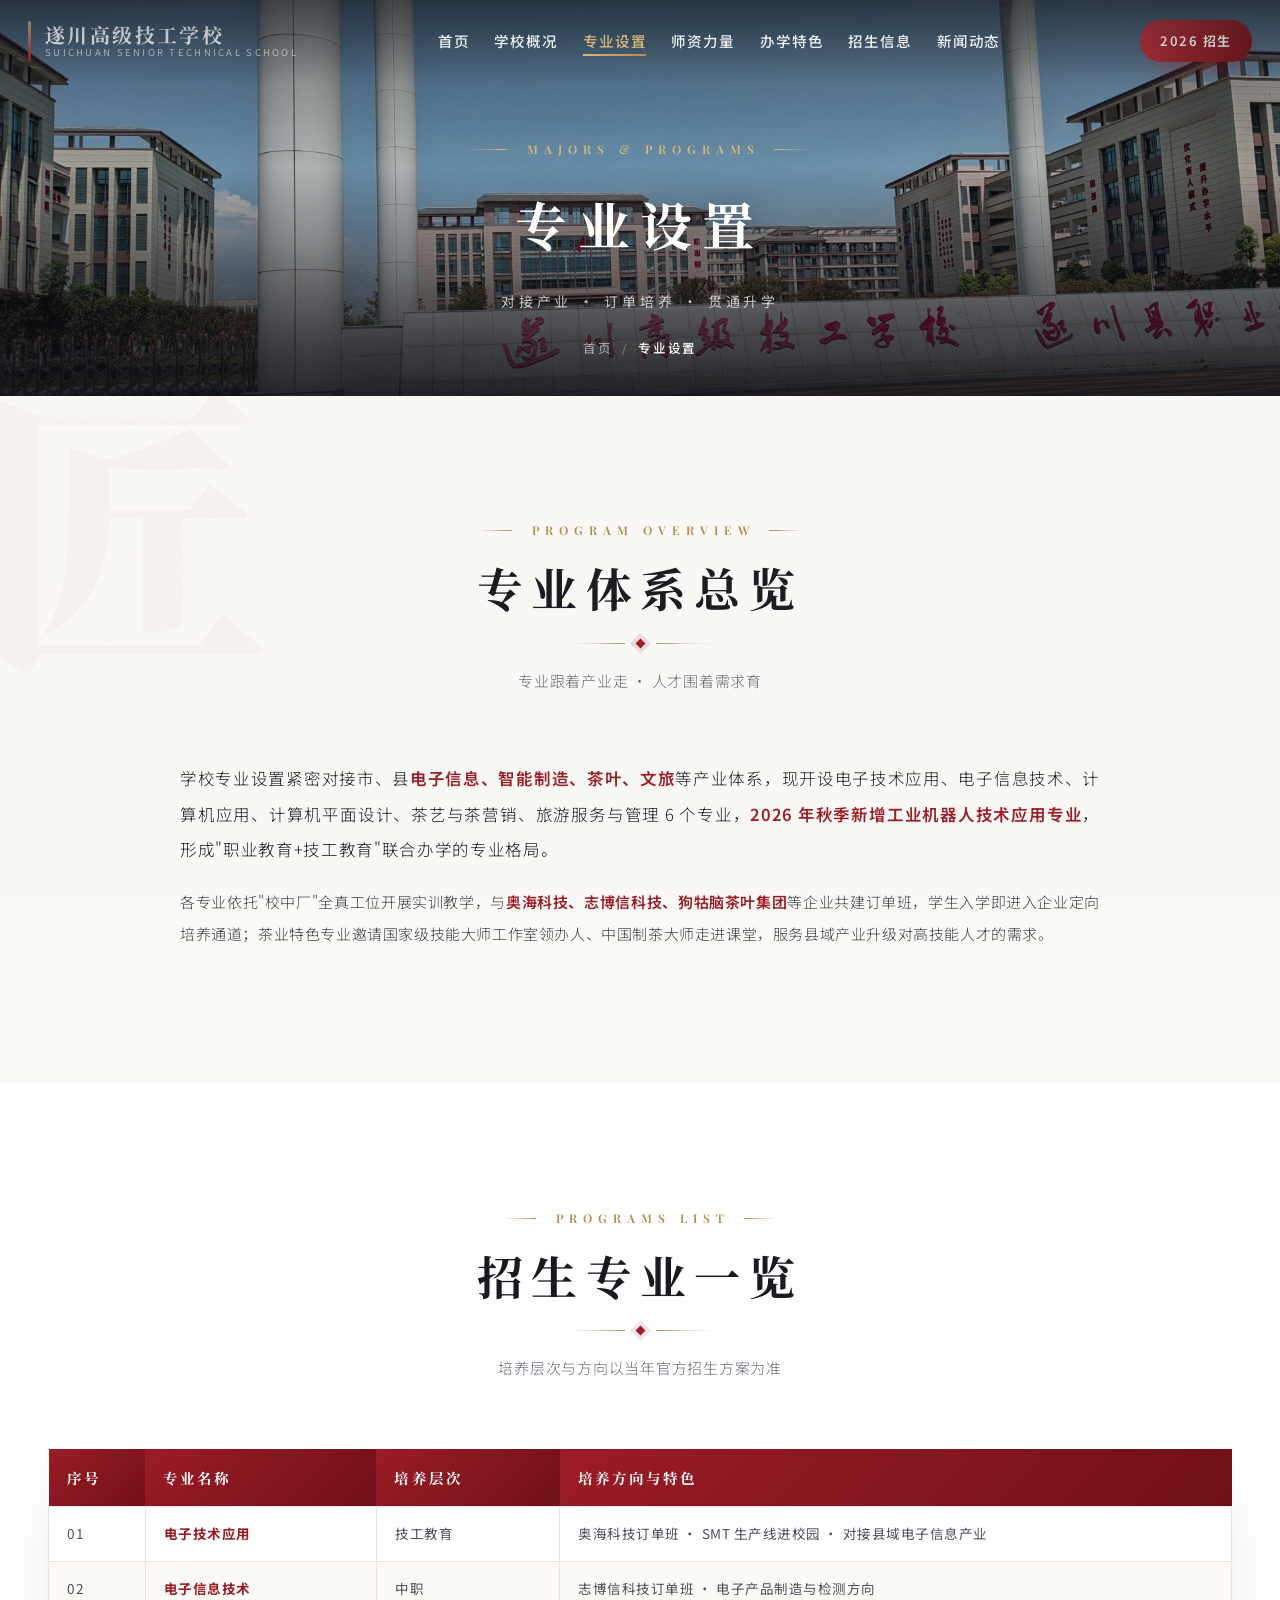
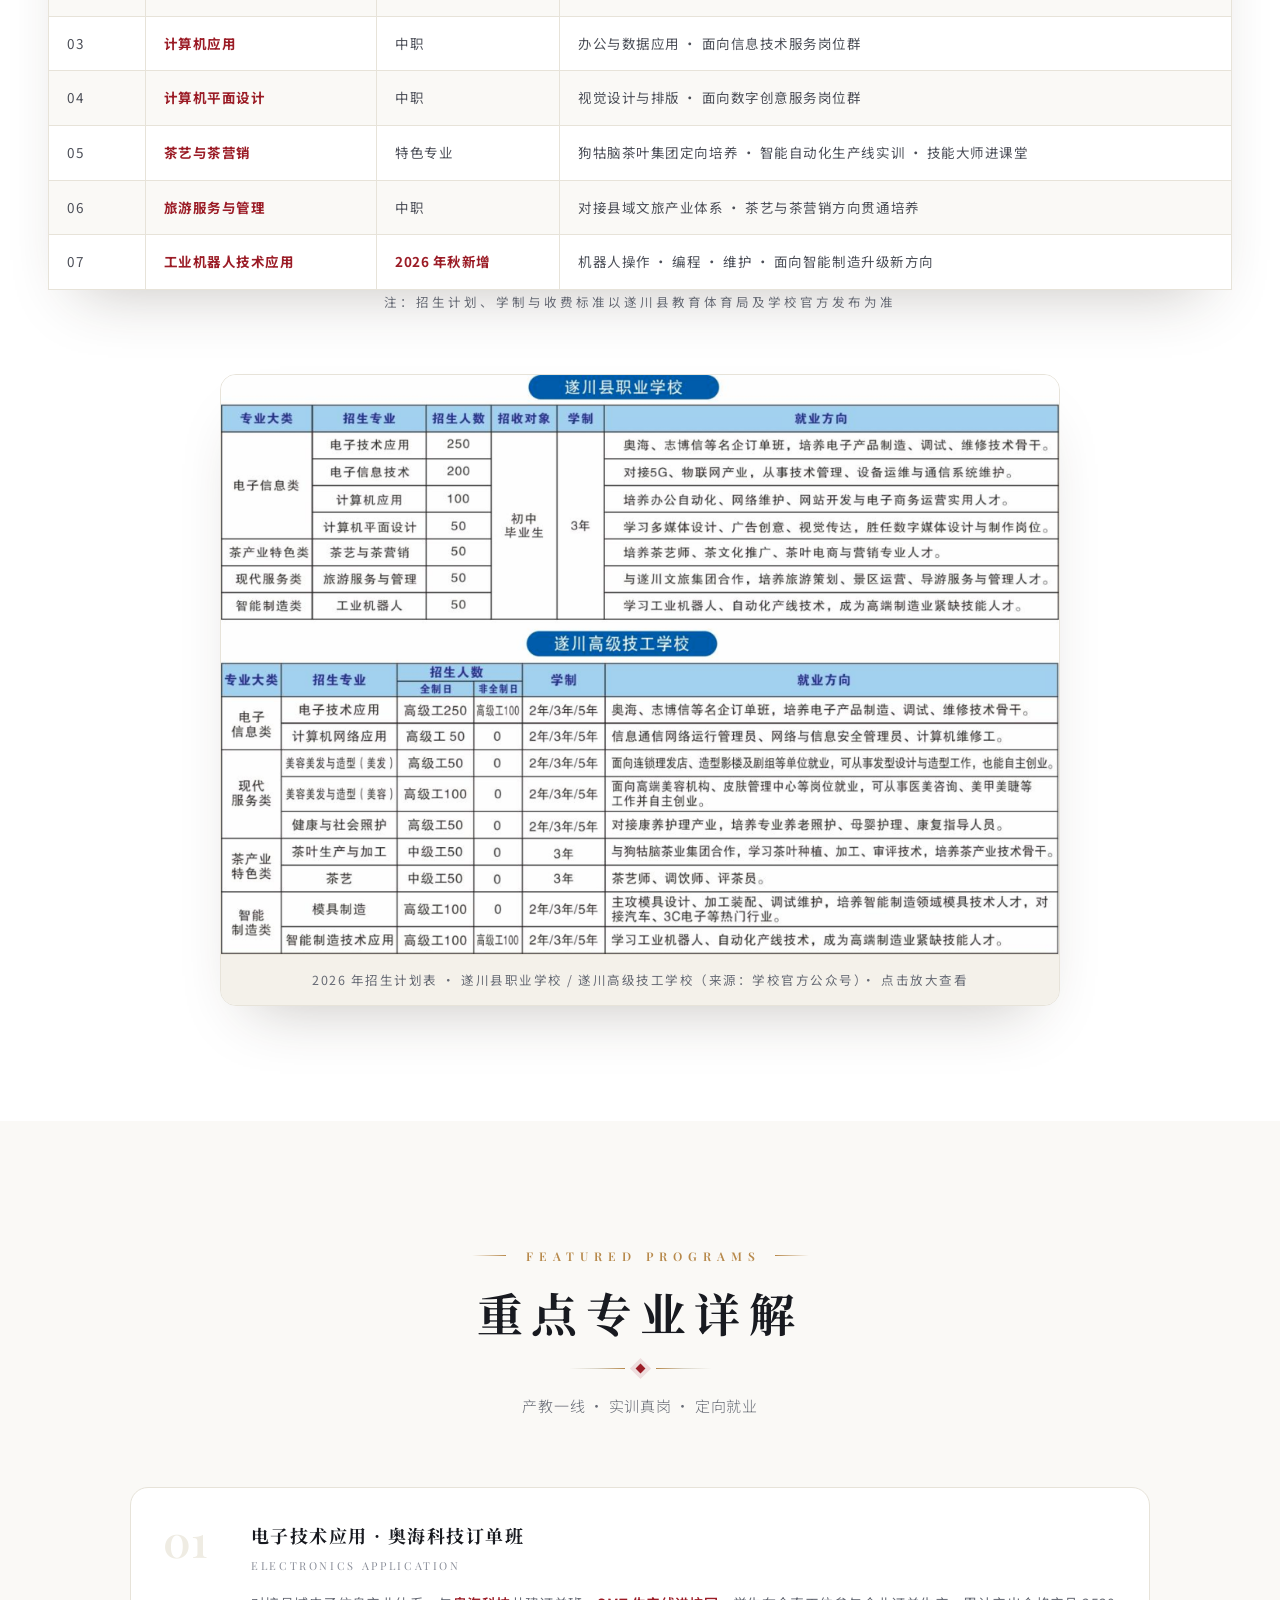
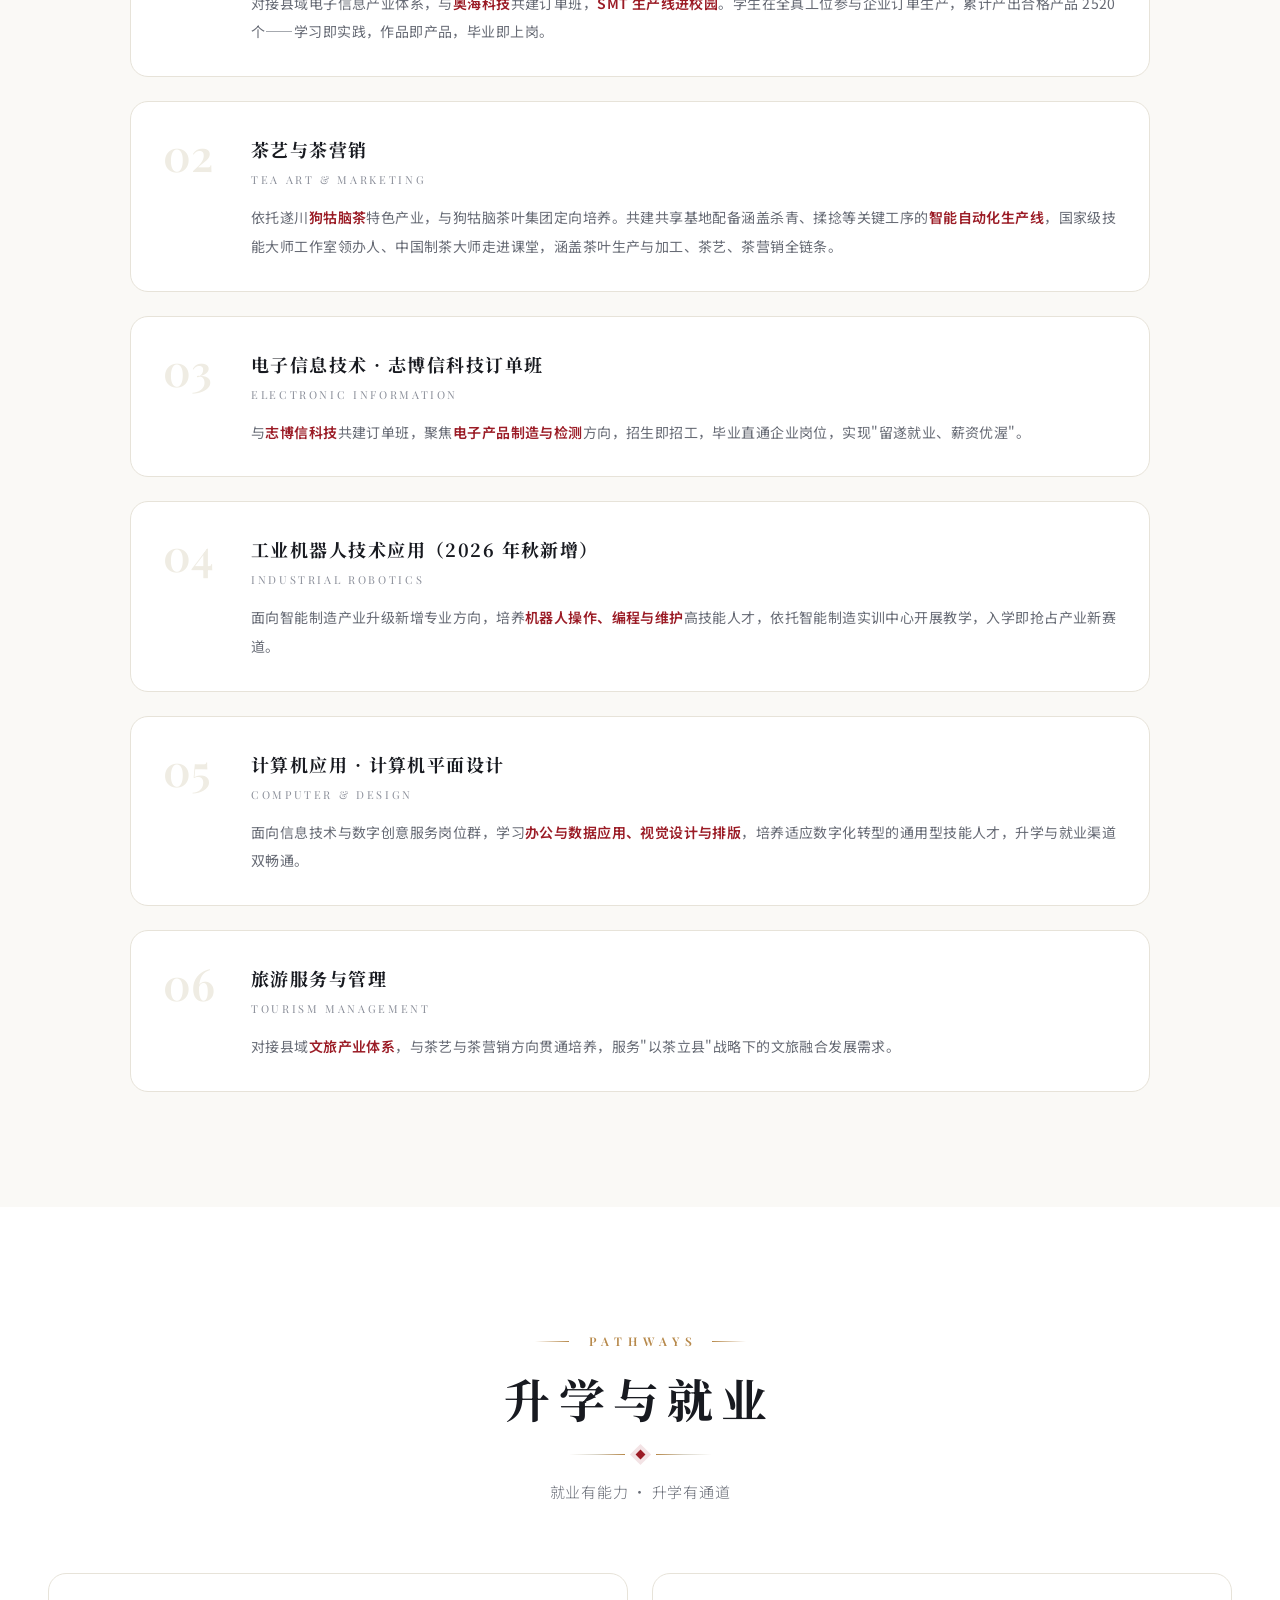
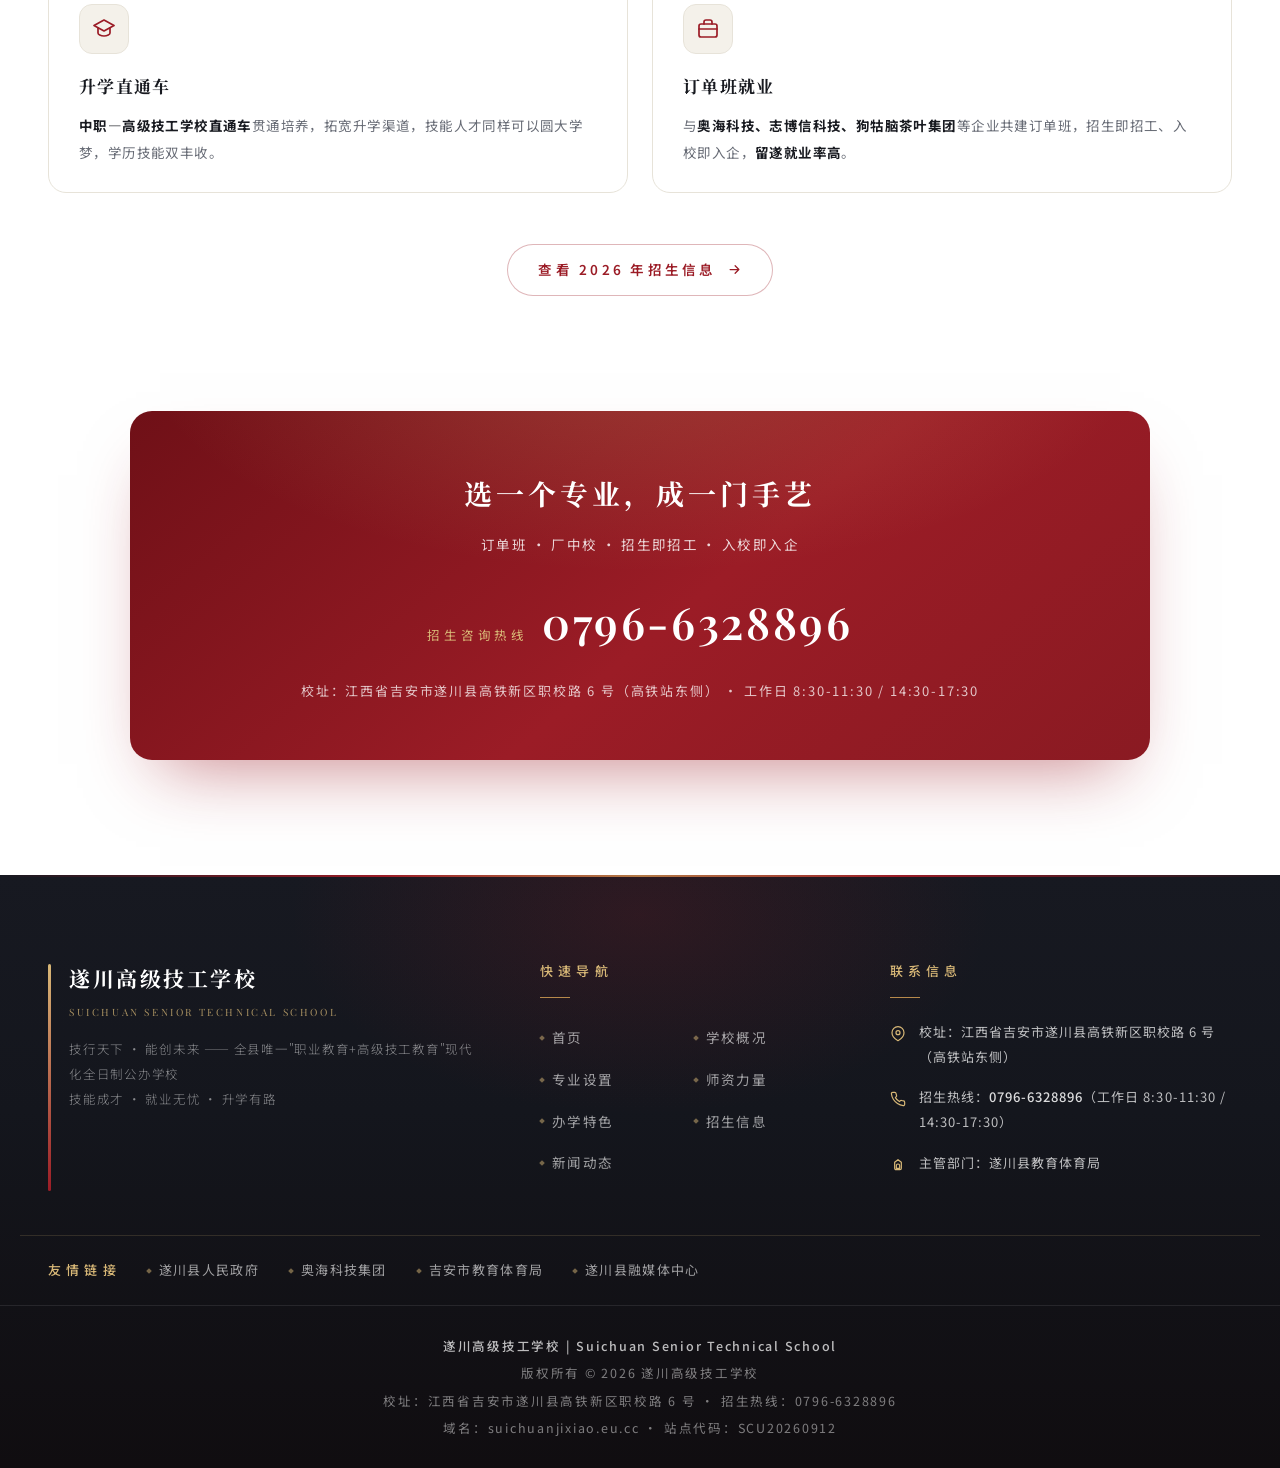
<file: majors.html>
<!DOCTYPE html>
<html lang="zh-CN">
<head>
<meta charset="UTF-8">
<meta name="viewport" content="width=device-width, initial-scale=1.0">
<title>专业设置 | 遂川高级技工学校</title>
<meta name="description" content="遂川高级技工学校专业设置：电子技术应用、电子信息技术、计算机应用、计算机平面设计、茶艺与茶营销、旅游服务与管理6个专业，2026年秋新增工业机器人技术应用，对接县域产业体系，订单班贯通培养。">
<meta property="og:title" content="专业设置 | 遂川高级技工学校">
<meta property="og:description" content="六大专业 + 2026 年秋新增工业机器人技术应用 · '职业教育+技工教育'联合办学。">
<meta property="og:type" content="website">
<link rel="preconnect" href="https://fonts.googleapis.com">
<link rel="preconnect" href="https://fonts.gstatic.com" crossorigin>
<link href="https://fonts.googleapis.com/css2?family=Noto+Serif+SC:wght@500;600;700;900&family=Noto+Sans+SC:wght@300;400;500;700&family=Playfair+Display:ital,wght@0,500;0,600;0,700;1,500&display=swap" rel="stylesheet">
<link rel="stylesheet" href="assets/style.css">
<noscript><style>
#loader{display:none}
.h-anim,.hero-title span,.reveal,[data-stagger]>*{opacity:1!important;transform:none!important;filter:none!important}
.tl-line i{width:100%!important;height:100%!important}
.bar-item .fi{width:var(--w)!important}
</style></noscript>
</head>
<body class="locked">

<!-- 预加载 -->
<div id="loader" aria-hidden="true">
  <div class="ld-name">遂川高级技工学校</div>
  <div class="ld-bar"><i></i></div>
  <div class="ld-word">SUICHUAN SENIOR TECHNICAL SCHOOL</div>
</div>

<div id="progress" aria-hidden="true"></div>

<!-- 导航 -->
<header id="hd">
  <div class="navbar">
    <a class="brand" href="index.html" aria-label="遂川高级技工学校首页">
      <span class="bt">
        <span class="cn">遂川<b>高级技工学校</b></span>
        <span class="en">Suichuan Senior Technical School</span>
      </span>
    </a>
    <nav aria-label="主导航">
      <ul class="nu">
        <li><a href="index.html">首页</a></li>
        <li><a href="about.html">学校概况</a></li>
        <li><a href="majors.html" class="on">专业设置</a></li>
        <li><a href="faculty.html">师资力量</a></li>
        <li><a href="features.html">办学特色</a></li>
        <li><a href="admission.html">招生信息</a></li>
        <li><a href="news.html">新闻动态</a></li>
      </ul>
    </nav>
    <a class="nav-cta" href="admission.html">2026 招生</a>
    <button class="burger" id="burger" aria-label="打开菜单" aria-expanded="false">
      <span></span><span></span><span></span>
    </button>
  </div>
</header>

<!-- 移动端菜单 -->
<div id="mnav" aria-hidden="true">
  <ul>
    <li><a href="index.html">首页</a></li>
    <li><a href="about.html">学校概况</a></li>
    <li><a href="majors.html">专业设置</a></li>
    <li><a href="faculty.html">师资力量</a></li>
    <li><a href="features.html">办学特色</a></li>
    <li><a href="admission.html">招生信息</a></li>
    <li><a href="news.html">新闻动态</a></li>
    <li><a class="mnav-tel" href="tel:0796-6328896">招生热线 0796-6328896</a></li>
  </ul>
</div>

<!-- 页面横幅 -->
<section class="page-hero">
  <div class="kb"><img src="assets/gate.jpg" alt="遂川高级技工学校校门实景" fetchpriority="high"></div>
  <div class="veil" aria-hidden="true"></div>
  <div class="ph-inner">
    <p class="ph-kicker">Majors &amp; Programs</p>
    <h1>专业设置</h1>
    <p class="ph-sub">对接产业 · 订单培养 · 贯通升学</p>
    <div class="crumb"><a href="index.html">首页</a><i>/</i><b>专业设置</b></div>
  </div>
</section>

<!-- 专业体系总览 -->
<section class="sec paper-sec">
  <div class="about-bg aca-bg" aria-hidden="true"><div class="ghost">匠</div></div>
  <div class="wrap">
    <div class="sec-head reveal">
      <span class="kicker">Program Overview</span>
      <h2>专业体系<b>总览</b></h2>
      <div class="sec-rule"><i></i><b></b><i></i></div>
      <p class="lead">专业跟着产业走 · 人才围着需求育</p>
    </div>
    <div class="prose reveal">
      <p class="lead-p">学校专业设置紧密对接市、县<b>电子信息、智能制造、茶叶、文旅</b>等产业体系，现开设电子技术应用、电子信息技术、计算机应用、计算机平面设计、茶艺与茶营销、旅游服务与管理 6 个专业，<b>2026 年秋季新增工业机器人技术应用专业</b>，形成"职业教育+技工教育"联合办学的专业格局。</p>
      <p>各专业依托"校中厂"全真工位开展实训教学，与<b>奥海科技、志博信科技、狗牯脑茶叶集团</b>等企业共建订单班，学生入学即进入企业定向培养通道；茶业特色专业邀请国家级技能大师工作室领办人、中国制茶大师走进课堂，服务县域产业升级对高技能人才的需求。</p>
    </div>
  </div>
</section>

<!-- 专业一览表 -->
<section class="sec white-sec">
  <div class="wrap">
    <div class="sec-head reveal">
      <span class="kicker">Programs List</span>
      <h2>招生专业<b>一览</b></h2>
      <div class="sec-rule"><i></i><b></b><i></i></div>
      <p class="lead">培养层次与方向以当年官方招生方案为准</p>
    </div>
    <div class="reveal">
      <p class="tbl-hint">◀ 左右滑动查看完整表格 ▶</p>
      <table class="tbl-std">
        <thead>
          <tr><th>序号</th><th>专业名称</th><th>培养层次</th><th>培养方向与特色</th></tr>
        </thead>
        <tbody>
          <tr><td>01</td><td><b>电子技术应用</b></td><td>技工教育</td><td>奥海科技订单班 · SMT 生产线进校园 · 对接县域电子信息产业</td></tr>
          <tr><td>02</td><td><b>电子信息技术</b></td><td>中职</td><td>志博信科技订单班 · 电子产品制造与检测方向</td></tr>
          <tr><td>03</td><td><b>计算机应用</b></td><td>中职</td><td>办公与数据应用 · 面向信息技术服务岗位群</td></tr>
          <tr><td>04</td><td><b>计算机平面设计</b></td><td>中职</td><td>视觉设计与排版 · 面向数字创意服务岗位群</td></tr>
          <tr><td>05</td><td><b>茶艺与茶营销</b></td><td>特色专业</td><td>狗牯脑茶叶集团定向培养 · 智能自动化生产线实训 · 技能大师进课堂</td></tr>
          <tr><td>06</td><td><b>旅游服务与管理</b></td><td>中职</td><td>对接县域文旅产业体系 · 茶艺与茶营销方向贯通培养</td></tr>
          <tr><td>07</td><td><b>工业机器人技术应用</b></td><td><b>2026 年秋新增</b></td><td>机器人操作 · 编程 · 维护 · 面向智能制造升级新方向</td></tr>
        </tbody>
        <caption>注：招生计划、学制与收费标准以遂川县教育体育局及学校官方发布为准</caption>
      </table>
    </div>
    <figure class="plan-fig reveal rv-zoom" role="button" tabindex="0" aria-label="点击放大查看2026年招生计划表">
      <img src="assets/plan-2026.png" alt="2026年遂川县职业学校与遂川高级技工学校招生计划表" loading="lazy">
      <figcaption>2026 年招生计划表 · 遂川县职业学校 / 遂川高级技工学校（来源：学校官方公众号）· 点击放大查看</figcaption>
    </figure>
  </div>
</section>

<!-- 重点专业详解 -->
<section class="sec paper-sec">
  <div class="wrap">
    <div class="sec-head reveal">
      <span class="kicker">Featured Programs</span>
      <h2>重点专业<b>详解</b></h2>
      <div class="sec-rule"><i></i><b></b><i></i></div>
      <p class="lead">产教一线 · 实训真岗 · 定向就业</p>
    </div>
    <div class="feat-list" data-stagger>
      <div class="feat-item">
        <span class="no">01</span>
        <div>
          <h3>电子技术应用 · 奥海科技订单班</h3>
          <span class="fen">Electronics Application</span>
          <p>对接县域电子信息产业体系，与<b>奥海科技</b>共建订单班，<b>SMT 生产线进校园</b>。学生在全真工位参与企业订单生产，累计产出合格产品 2520 个——学习即实践，作品即产品，毕业即上岗。</p>
        </div>
      </div>
      <div class="feat-item">
        <span class="no">02</span>
        <div>
          <h3>茶艺与茶营销</h3>
          <span class="fen">Tea Art &amp; Marketing</span>
          <p>依托遂川<b>狗牯脑茶</b>特色产业，与狗牯脑茶叶集团定向培养。共建共享基地配备涵盖杀青、揉捻等关键工序的<b>智能自动化生产线</b>，国家级技能大师工作室领办人、中国制茶大师走进课堂，涵盖茶叶生产与加工、茶艺、茶营销全链条。</p>
        </div>
      </div>
      <div class="feat-item">
        <span class="no">03</span>
        <div>
          <h3>电子信息技术 · 志博信科技订单班</h3>
          <span class="fen">Electronic Information</span>
          <p>与<b>志博信科技</b>共建订单班，聚焦<b>电子产品制造与检测</b>方向，招生即招工，毕业直通企业岗位，实现"留遂就业、薪资优渥"。</p>
        </div>
      </div>
      <div class="feat-item">
        <span class="no">04</span>
        <div>
          <h3>工业机器人技术应用（2026 年秋新增）</h3>
          <span class="fen">Industrial Robotics</span>
          <p>面向智能制造产业升级新增专业方向，培养<b>机器人操作、编程与维护</b>高技能人才，依托智能制造实训中心开展教学，入学即抢占产业新赛道。</p>
        </div>
      </div>
      <div class="feat-item">
        <span class="no">05</span>
        <div>
          <h3>计算机应用 · 计算机平面设计</h3>
          <span class="fen">Computer &amp; Design</span>
          <p>面向信息技术与数字创意服务岗位群，学习<b>办公与数据应用、视觉设计与排版</b>，培养适应数字化转型的通用型技能人才，升学与就业渠道双畅通。</p>
        </div>
      </div>
      <div class="feat-item">
        <span class="no">06</span>
        <div>
          <h3>旅游服务与管理</h3>
          <span class="fen">Tourism Management</span>
          <p>对接县域<b>文旅产业体系</b>，与茶艺与茶营销方向贯通培养，服务"以茶立县"战略下的文旅融合发展需求。</p>
        </div>
      </div>
    </div>
  </div>
</section>

<!-- 升学与就业 -->
<section class="sec white-sec">
  <div class="wrap">
    <div class="sec-head reveal">
      <span class="kicker">Pathways</span>
      <h2>升学与<b>就业</b></h2>
      <div class="sec-rule"><i></i><b></b><i></i></div>
      <p class="lead">就业有能力 · 升学有通道</p>
    </div>
    <div class="info-grid" data-stagger>
      <div class="info-card">
        <div class="ic"><svg viewBox="0 0 24 24" fill="none" stroke="currentColor" stroke-width="1.7" stroke-linecap="round" stroke-linejoin="round"><path d="m12 3 10 5.5-10 5.5L2 8.5Z"/><path d="M6 11v5c0 1.5 2.7 3 6 3s6-1.5 6-3v-5"/></svg></div>
        <h3>升学直通车</h3>
        <p><b>中职—高级技工学校直通车</b>贯通培养，拓宽升学渠道，技能人才同样可以圆大学梦，学历技能双丰收。</p>
      </div>
      <div class="info-card">
        <div class="ic"><svg viewBox="0 0 24 24" fill="none" stroke="currentColor" stroke-width="1.7" stroke-linecap="round" stroke-linejoin="round"><rect x="3" y="7" width="18" height="13" rx="2"/><path d="M8 7V5a2 2 0 0 1 2-2h4a2 2 0 0 1 2 2v2"/><path d="M3 12h18"/></svg></div>
        <h3>订单班就业</h3>
        <p>与<b>奥海科技、志博信科技、狗牯脑茶叶集团</b>等企业共建订单班，招生即招工、入校即入企，<b>留遂就业率高</b>。</p>
      </div>
    </div>
    <div class="sec-more reveal">
      <a class="more-link" href="admission.html">查看 2026 年招生信息
        <svg viewBox="0 0 24 24" fill="none" stroke="currentColor" stroke-width="2" stroke-linecap="round" stroke-linejoin="round"><path d="M5 12h14M13 6l6 6-6 6"/></svg>
      </a>
    </div>
  </div>
</section>

<!-- 联系横幅 -->
<section class="sec white-sec" style="padding-top:0">
  <div class="wrap">
    <div class="contact-band reveal rv-zoom">
      <h3>选一个专业，成一门手艺</h3>
      <p>订单班 · 厂中校 · 招生即招工 · 入校即入企</p>
      <div class="tel"><span class="lb">招生咨询热线</span><span class="t">0796-6328896</span></div>
      <p class="addr">校址：江西省吉安市遂川县高铁新区职校路 6 号（高铁站东侧） · 工作日 8:30-11:30 / 14:30-17:30</p>
    </div>
  </div>
</section>

<!-- 页脚 -->
<footer>
  <div class="ft-glow" aria-hidden="true"></div>
  <div class="ft-main">
    <div class="ft-brand">
      <div>
        <div class="nm">遂川高级技工学校</div>
        <div class="ne">Suichuan Senior Technical School</div>
        <p>技行天下 · 能创未来 —— 全县唯一"职业教育+高级技工教育"现代化全日制公办学校<br>技能成才 · 就业无忧 · 升学有路</p>
      </div>
    </div>
    <div class="ft-links">
      <div class="ft-h">快速导航</div>
      <ul>
        <li><a href="index.html">首页</a></li>
        <li><a href="about.html">学校概况</a></li>
        <li><a href="majors.html">专业设置</a></li>
        <li><a href="faculty.html">师资力量</a></li>
        <li><a href="features.html">办学特色</a></li>
        <li><a href="admission.html">招生信息</a></li>
        <li><a href="news.html">新闻动态</a></li>
      </ul>
    </div>
    <div class="ft-info">
      <div class="ft-h">联系信息</div>
      <div class="li">
        <svg viewBox="0 0 24 24" fill="none" stroke="currentColor" stroke-width="1.8" stroke-linecap="round" stroke-linejoin="round"><path d="M21 10c0 7-9 12-9 12s-9-5-9-12a9 9 0 0 1 18 0Z"/><circle cx="12" cy="10" r="3"/></svg>
        <span>校址：江西省吉安市遂川县高铁新区职校路 6 号（高铁站东侧）</span>
      </div>
      <div class="li">
        <svg viewBox="0 0 24 24" fill="none" stroke="currentColor" stroke-width="1.8" stroke-linecap="round" stroke-linejoin="round"><path d="M22 16.9v3a2 2 0 0 1-2.2 2 19.8 19.8 0 0 1-8.6-3.1 19.5 19.5 0 0 1-6-6A19.8 19.8 0 0 1 2.1 4.2 2 2 0 0 1 4.1 2h3a2 2 0 0 1 2 1.7c.1 1 .4 2 .7 2.9a2 2 0 0 1-.5 2.1L8.1 9.9a16 16 0 0 0 6 6l1.2-1.2a2 2 0 0 1 2.1-.5c.9.3 1.9.6 2.9.7a2 2 0 0 1 1.7 2Z"/></svg>
        <span>招生热线：<b>0796-6328896</b>（工作日 8:30-11:30 / 14:30-17:30）</span>
      </div>
      <div class="li">
        <svg viewBox="0 0 24 24" fill="none" stroke="currentColor" stroke-width="1.8" stroke-linecap="round" stroke-linejoin="round"><path d="m7 8 5-4 5 4v9a2 2 0 0 1-2 2H9a2 2 0 0 1-2-2Z"/><path d="M9.5 13a2.5 2.5 0 0 1 5 0v4h-5Z"/></svg>
        <span>主管部门：遂川县教育体育局</span>
      </div>
    </div>
  </div>
  <div class="ft-friends">
    <span class="ff-h">友情链接</span>
    <div class="ff-list">
      <a href="http://www.suichuan.gov.cn/" target="_blank" rel="noopener">遂川县人民政府</a>
      <a href="https://www.aohaichina.com/" target="_blank" rel="noopener">奥海科技集团</a>
      <a href="https://jytyj.jgs.gov.cn/" target="_blank" rel="noopener">吉安市教育体育局</a>
      <a href="https://www.jxscxw.com/" target="_blank" rel="noopener">遂川县融媒体中心</a>
    </div>
  </div>
  <div class="ft-bar">
    <p><b>遂川高级技工学校 | Suichuan Senior Technical School</b></p>
    <p>版权所有 © 2026 遂川高级技工学校</p>
    <p>校址：江西省吉安市遂川县高铁新区职校路 6 号 · 招生热线：0796-6328896</p>
    <p>域名：suichuanjixiao.eu.cc · 站点代码：SCU20260912</p>
  </div>
</footer>

<!-- 回到顶部 -->
<button id="toTop" aria-label="回到顶部">
  <svg class="ring" viewBox="0 0 52 52"><circle cx="26" cy="26" r="24"/><circle class="prog" cx="26" cy="26" r="24"/></svg>
  <svg class="arw" viewBox="0 0 24 24" fill="none" stroke="currentColor" stroke-width="2.2" stroke-linecap="round" stroke-linejoin="round"><path d="M12 19V5M5.5 11.5 12 5l6.5 6.5"/></svg>
</button>

<script src="assets/main.js"></script>
</body>
</html>
</file>
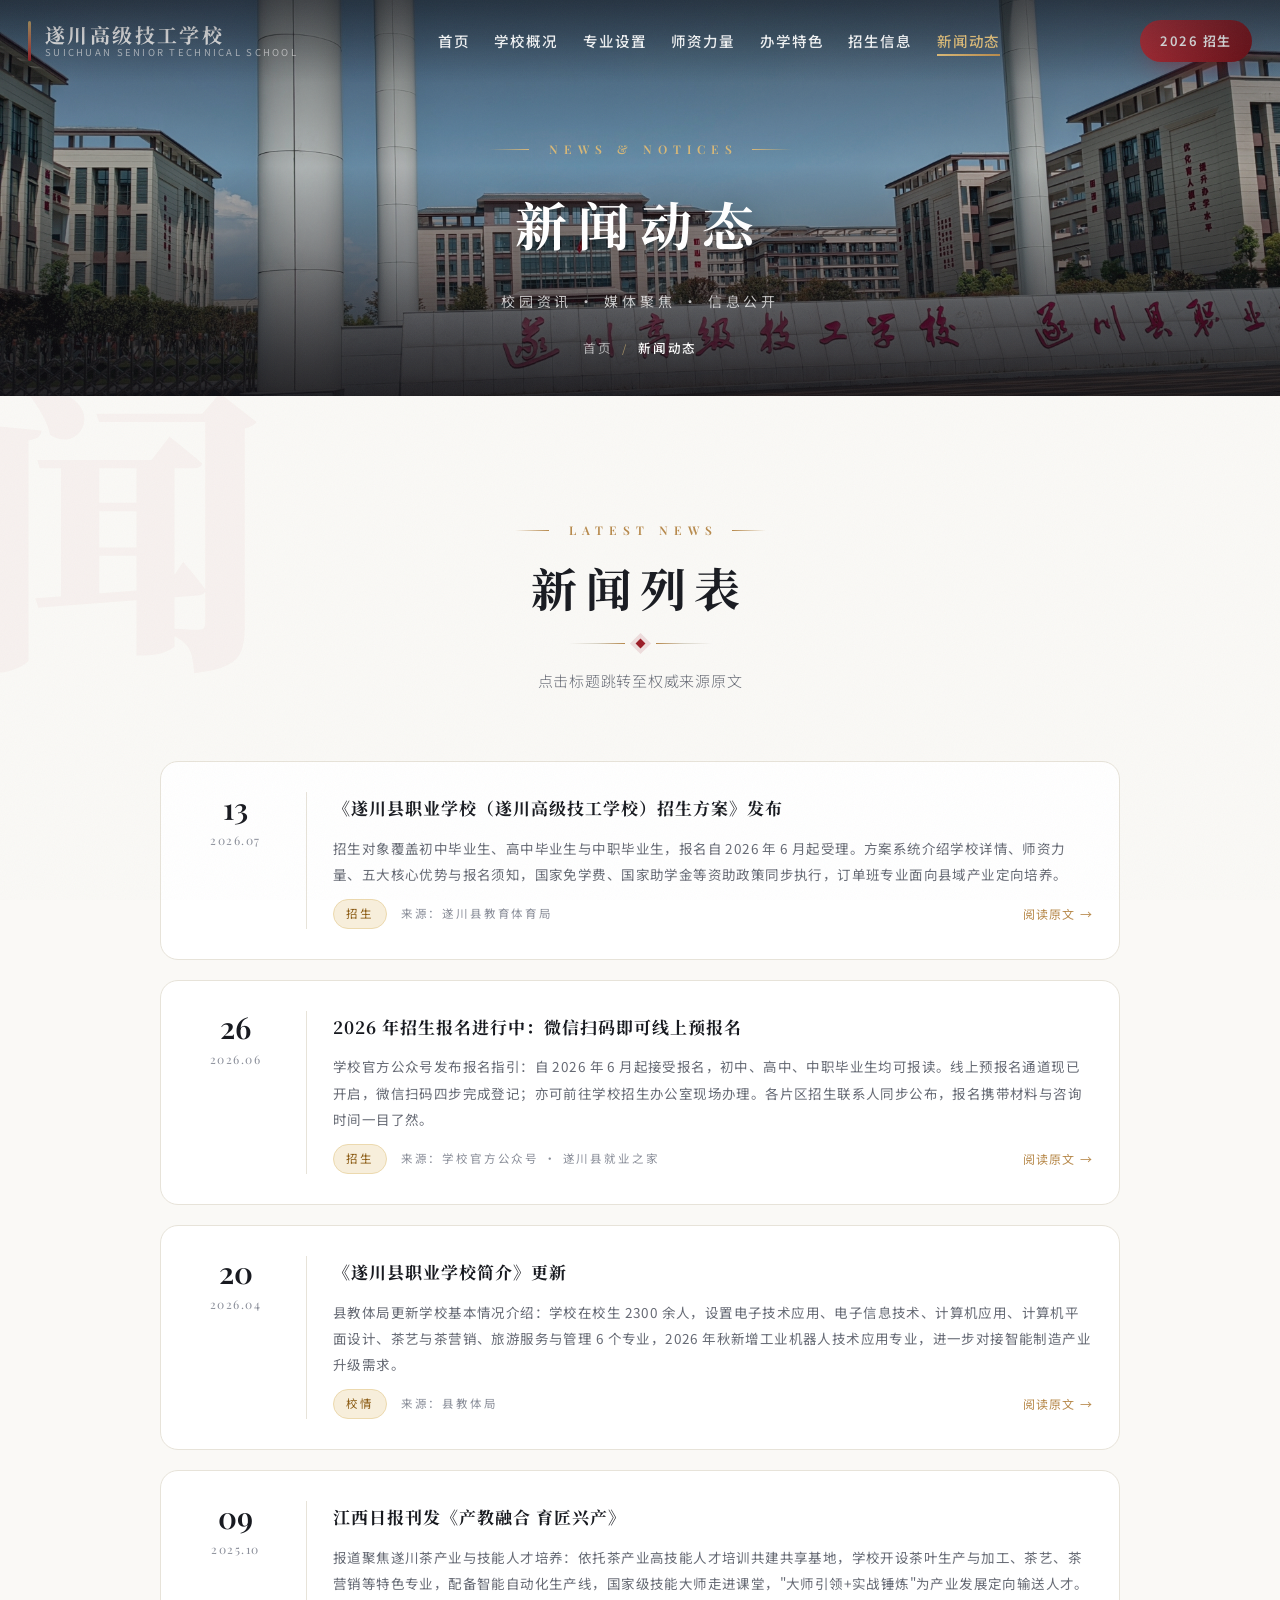
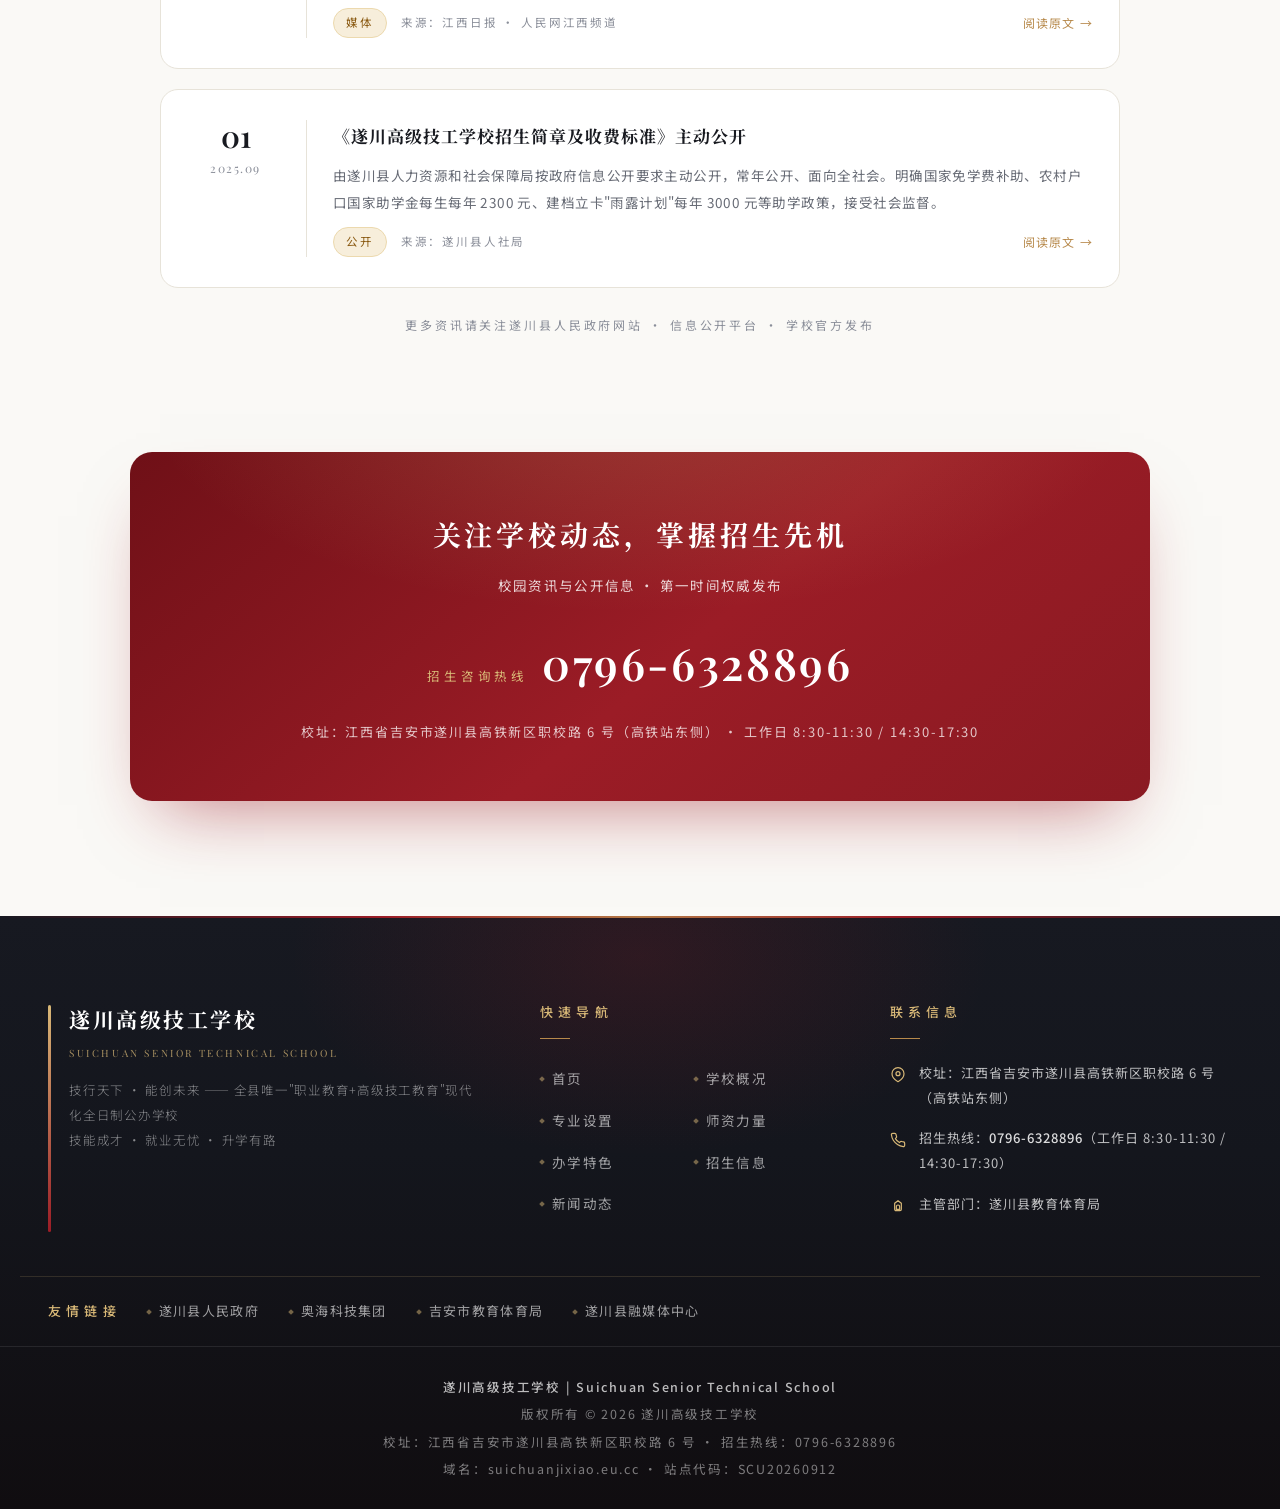
<file: news.html>
<!DOCTYPE html>
<html lang="zh-CN">
<head>
<meta charset="UTF-8">
<meta name="viewport" content="width=device-width, initial-scale=1.0">
<title>新闻动态 | 遂川高级技工学校</title>
<meta name="description" content="遂川高级技工学校新闻动态：2026年招生方案发布、学校简介更新、人民网专题报道《产教融合 育匠兴产》、招生简章及收费标准公开等校园资讯与公开信息。">
<meta property="og:title" content="新闻动态 | 遂川高级技工学校">
<meta property="og:description" content="校园资讯与公开信息。">
<meta property="og:type" content="website">
<link rel="preconnect" href="https://fonts.googleapis.com">
<link rel="preconnect" href="https://fonts.gstatic.com" crossorigin>
<link href="https://fonts.googleapis.com/css2?family=Noto+Serif+SC:wght@500;600;700;900&family=Noto+Sans+SC:wght@300;400;500;700&family=Playfair+Display:ital,wght@0,500;0,600;0,700;1,500&display=swap" rel="stylesheet">
<link rel="stylesheet" href="assets/style.css">
<noscript><style>
#loader{display:none}
.h-anim,.hero-title span,.reveal,[data-stagger]>*{opacity:1!important;transform:none!important;filter:none!important}
.tl-line i{width:100%!important;height:100%!important}
.bar-item .fi{width:var(--w)!important}
</style></noscript>
</head>
<body class="locked">

<!-- 预加载 -->
<div id="loader" aria-hidden="true">
  <div class="ld-name">遂川高级技工学校</div>
  <div class="ld-bar"><i></i></div>
  <div class="ld-word">SUICHUAN SENIOR TECHNICAL SCHOOL</div>
</div>

<div id="progress" aria-hidden="true"></div>

<!-- 导航 -->
<header id="hd">
  <div class="navbar">
    <a class="brand" href="index.html" aria-label="遂川高级技工学校首页">
      <span class="bt">
        <span class="cn">遂川<b>高级技工学校</b></span>
        <span class="en">Suichuan Senior Technical School</span>
      </span>
    </a>
    <nav aria-label="主导航">
      <ul class="nu">
        <li><a href="index.html">首页</a></li>
        <li><a href="about.html">学校概况</a></li>
        <li><a href="majors.html">专业设置</a></li>
        <li><a href="faculty.html">师资力量</a></li>
        <li><a href="features.html">办学特色</a></li>
        <li><a href="admission.html">招生信息</a></li>
        <li><a href="news.html" class="on">新闻动态</a></li>
      </ul>
    </nav>
    <a class="nav-cta" href="admission.html">2026 招生</a>
    <button class="burger" id="burger" aria-label="打开菜单" aria-expanded="false">
      <span></span><span></span><span></span>
    </button>
  </div>
</header>

<!-- 移动端菜单 -->
<div id="mnav" aria-hidden="true">
  <ul>
    <li><a href="index.html">首页</a></li>
    <li><a href="about.html">学校概况</a></li>
    <li><a href="majors.html">专业设置</a></li>
    <li><a href="faculty.html">师资力量</a></li>
    <li><a href="features.html">办学特色</a></li>
    <li><a href="admission.html">招生信息</a></li>
    <li><a href="news.html">新闻动态</a></li>
    <li><a class="mnav-tel" href="tel:0796-6328896">招生热线 0796-6328896</a></li>
  </ul>
</div>

<!-- 页面横幅 -->
<section class="page-hero">
  <div class="kb"><img src="assets/gate.jpg" alt="遂川高级技工学校校门实景" fetchpriority="high"></div>
  <div class="veil" aria-hidden="true"></div>
  <div class="ph-inner">
    <p class="ph-kicker">News &amp; Notices</p>
    <h1>新闻动态</h1>
    <p class="ph-sub">校园资讯 · 媒体聚焦 · 信息公开</p>
    <div class="crumb"><a href="index.html">首页</a><i>/</i><b>新闻动态</b></div>
  </div>
</section>

<!-- 新闻列表 -->
<section class="sec paper-sec">
  <div class="about-bg aca-bg" aria-hidden="true"><div class="ghost">闻</div></div>
  <div class="wrap">
    <div class="sec-head reveal">
      <span class="kicker">Latest News</span>
      <h2>新闻<b>列表</b></h2>
      <div class="sec-rule"><i></i><b></b><i></i></div>
      <p class="lead">点击标题跳转至权威来源原文</p>
    </div>
    <div class="news-page-list" data-stagger>
      <a class="news-big" href="http://m.suichuan.gov.cn/news-show-47284.html" target="_blank" rel="noopener">
        <span class="d"><b>13</b><span>2026.07</span></span>
        <div>
          <h3>《遂川县职业学校（遂川高级技工学校）招生方案》发布</h3>
          <p>招生对象覆盖初中毕业生、高中毕业生与中职毕业生，报名自 2026 年 6 月起受理。方案系统介绍学校详情、师资力量、五大核心优势与报名须知，国家免学费、国家助学金等资助政策同步执行，订单班专业面向县域产业定向培养。</p>
          <div class="meta"><span class="tg">招生</span><span>来源：遂川县教育体育局</span><span class="ext">阅读原文 →</span></div>
        </div>
      </a>
      <a class="news-big" href="https://mp.weixin.qq.com/s/BMbgO8PnlotrUyMxGgfV8g" target="_blank" rel="noopener">
        <span class="d"><b>26</b><span>2026.06</span></span>
        <div>
          <h3>2026 年招生报名进行中：微信扫码即可线上预报名</h3>
          <p>学校官方公众号发布报名指引：自 2026 年 6 月起接受报名，初中、高中、中职毕业生均可报读。线上预报名通道现已开启，微信扫码四步完成登记；亦可前往学校招生办公室现场办理。各片区招生联系人同步公布，报名携带材料与咨询时间一目了然。</p>
          <div class="meta"><span class="tg">招生</span><span>来源：学校官方公众号 · 遂川县就业之家</span><span class="ext">阅读原文 →</span></div>
        </div>
      </a>
      <a class="news-big" href="http://www.suichuan.gov.cn/news-show-45379.html" target="_blank" rel="noopener">
        <span class="d"><b>20</b><span>2026.04</span></span>
        <div>
          <h3>《遂川县职业学校简介》更新</h3>
          <p>县教体局更新学校基本情况介绍：学校在校生 2300 余人，设置电子技术应用、电子信息技术、计算机应用、计算机平面设计、茶艺与茶营销、旅游服务与管理 6 个专业，2026 年秋新增工业机器人技术应用专业，进一步对接智能制造产业升级需求。</p>
          <div class="meta"><span class="tg">校情</span><span>来源：县教体局</span><span class="ext">阅读原文 →</span></div>
        </div>
      </a>
      <a class="news-big" href="http://jx.people.com.cn/n2/2025/1009/c186330-41374173.html" target="_blank" rel="noopener">
        <span class="d"><b>09</b><span>2025.10</span></span>
        <div>
          <h3>江西日报刊发《产教融合 育匠兴产》</h3>
          <p>报道聚焦遂川茶产业与技能人才培养：依托茶产业高技能人才培训共建共享基地，学校开设茶叶生产与加工、茶艺、茶营销等特色专业，配备智能自动化生产线，国家级技能大师走进课堂，"大师引领+实战锤炼"为产业发展定向输送人才。</p>
          <div class="meta"><span class="tg">媒体</span><span>来源：江西日报 · 人民网江西频道</span><span class="ext">阅读原文 →</span></div>
        </div>
      </a>
      <a class="news-big" href="http://www.suichuan.gov.cn/xxgk-show-10301116.html" target="_blank" rel="noopener">
        <span class="d"><b>01</b><span>2025.09</span></span>
        <div>
          <h3>《遂川高级技工学校招生简章及收费标准》主动公开</h3>
          <p>由遂川县人力资源和社会保障局按政府信息公开要求主动公开，常年公开、面向全社会。明确国家免学费补助、农村户口国家助学金每生每年 2300 元、建档立卡"雨露计划"每年 3000 元等助学政策，接受社会监督。</p>
          <div class="meta"><span class="tg">公开</span><span>来源：遂川县人社局</span><span class="ext">阅读原文 →</span></div>
        </div>
      </a>
    </div>
    <p class="news-note reveal">更多资讯请关注遂川县人民政府网站 · 信息公开平台 · 学校官方发布</p>
  </div>
</section>

<!-- 联系横幅 -->
<section class="sec paper-sec" style="padding-top:0">
  <div class="wrap">
    <div class="contact-band reveal rv-zoom">
      <h3>关注学校动态，掌握招生先机</h3>
      <p>校园资讯与公开信息 · 第一时间权威发布</p>
      <div class="tel"><span class="lb">招生咨询热线</span><span class="t">0796-6328896</span></div>
      <p class="addr">校址：江西省吉安市遂川县高铁新区职校路 6 号（高铁站东侧） · 工作日 8:30-11:30 / 14:30-17:30</p>
    </div>
  </div>
</section>

<!-- 页脚 -->
<footer>
  <div class="ft-glow" aria-hidden="true"></div>
  <div class="ft-main">
    <div class="ft-brand">
      <div>
        <div class="nm">遂川高级技工学校</div>
        <div class="ne">Suichuan Senior Technical School</div>
        <p>技行天下 · 能创未来 —— 全县唯一"职业教育+高级技工教育"现代化全日制公办学校<br>技能成才 · 就业无忧 · 升学有路</p>
      </div>
    </div>
    <div class="ft-links">
      <div class="ft-h">快速导航</div>
      <ul>
        <li><a href="index.html">首页</a></li>
        <li><a href="about.html">学校概况</a></li>
        <li><a href="majors.html">专业设置</a></li>
        <li><a href="faculty.html">师资力量</a></li>
        <li><a href="features.html">办学特色</a></li>
        <li><a href="admission.html">招生信息</a></li>
        <li><a href="news.html">新闻动态</a></li>
      </ul>
    </div>
    <div class="ft-info">
      <div class="ft-h">联系信息</div>
      <div class="li">
        <svg viewBox="0 0 24 24" fill="none" stroke="currentColor" stroke-width="1.8" stroke-linecap="round" stroke-linejoin="round"><path d="M21 10c0 7-9 12-9 12s-9-5-9-12a9 9 0 0 1 18 0Z"/><circle cx="12" cy="10" r="3"/></svg>
        <span>校址：江西省吉安市遂川县高铁新区职校路 6 号（高铁站东侧）</span>
      </div>
      <div class="li">
        <svg viewBox="0 0 24 24" fill="none" stroke="currentColor" stroke-width="1.8" stroke-linecap="round" stroke-linejoin="round"><path d="M22 16.9v3a2 2 0 0 1-2.2 2 19.8 19.8 0 0 1-8.6-3.1 19.5 19.5 0 0 1-6-6A19.8 19.8 0 0 1 2.1 4.2 2 2 0 0 1 4.1 2h3a2 2 0 0 1 2 1.7c.1 1 .4 2 .7 2.9a2 2 0 0 1-.5 2.1L8.1 9.9a16 16 0 0 0 6 6l1.2-1.2a2 2 0 0 1 2.1-.5c.9.3 1.9.6 2.9.7a2 2 0 0 1 1.7 2Z"/></svg>
        <span>招生热线：<b>0796-6328896</b>（工作日 8:30-11:30 / 14:30-17:30）</span>
      </div>
      <div class="li">
        <svg viewBox="0 0 24 24" fill="none" stroke="currentColor" stroke-width="1.8" stroke-linecap="round" stroke-linejoin="round"><path d="m7 8 5-4 5 4v9a2 2 0 0 1-2 2H9a2 2 0 0 1-2-2Z"/><path d="M9.5 13a2.5 2.5 0 0 1 5 0v4h-5Z"/></svg>
        <span>主管部门：遂川县教育体育局</span>
      </div>
    </div>
  </div>
  <div class="ft-friends">
    <span class="ff-h">友情链接</span>
    <div class="ff-list">
      <a href="http://www.suichuan.gov.cn/" target="_blank" rel="noopener">遂川县人民政府</a>
      <a href="https://www.aohaichina.com/" target="_blank" rel="noopener">奥海科技集团</a>
      <a href="https://jytyj.jgs.gov.cn/" target="_blank" rel="noopener">吉安市教育体育局</a>
      <a href="https://www.jxscxw.com/" target="_blank" rel="noopener">遂川县融媒体中心</a>
    </div>
  </div>
  <div class="ft-bar">
    <p><b>遂川高级技工学校 | Suichuan Senior Technical School</b></p>
    <p>版权所有 © 2026 遂川高级技工学校</p>
    <p>校址：江西省吉安市遂川县高铁新区职校路 6 号 · 招生热线：0796-6328896</p>
    <p>域名：suichuanjixiao.eu.cc · 站点代码：SCU20260912</p>
  </div>
</footer>

<!-- 回到顶部 -->
<button id="toTop" aria-label="回到顶部">
  <svg class="ring" viewBox="0 0 52 52"><circle cx="26" cy="26" r="24"/><circle class="prog" cx="26" cy="26" r="24"/></svg>
  <svg class="arw" viewBox="0 0 24 24" fill="none" stroke="currentColor" stroke-width="2.2" stroke-linecap="round" stroke-linejoin="round"><path d="M12 19V5M5.5 11.5 12 5l6.5 6.5"/></svg>
</button>

<script src="assets/main.js"></script>
</body>
</html>
</file>
<file: assets/style.css>
/* ================= 设计基石 ================= */
:root{
  --red:#9b1c26; --red-deep:#6f1017; --red-bright:#c23540; --red-soft:#a8333c;
  --gold:#b7894b; --gold-bright:#d8b877; --gold-pale:#efe3cb;
  --ink:#181a20; --ink-2:#23262e;
  --mut:#676b75; --mut-2:#8a8e99;
  --paper:#faf9f6; --paper-2:#f4f1ea; --paper-3:#efece3;
  --line:#e7e3d9; --line-2:#d8d3c6;
  --dark:#14161d; --dark-2:#1b1e27;
  --serif:'Noto Serif SC','Source Han Serif SC','STZhongsong','SimSun',serif;
  --sans:'Noto Sans SC','Source Han Sans SC','Microsoft YaHei',sans-serif;
  --en:'Playfair Display',Georgia,'Times New Roman',serif;
  --ease:cubic-bezier(.22,.61,.28,1);
  --ease-o:cubic-bezier(.19,1,.22,1);
  --shadow:0 30px 60px -30px rgba(50,40,30,.28);
  --shadow-lift:0 40px 80px -32px rgba(60,40,30,.4);
}
*{margin:0;padding:0;box-sizing:border-box}
html{scroll-behavior:smooth;scroll-padding-top:92px}
body{font-family:var(--sans);background:var(--paper);color:var(--ink);line-height:1.9;font-size:15px;-webkit-font-smoothing:antialiased;overflow-x:hidden}
body.locked{overflow:hidden}
::selection{background:var(--red);color:#fff}
::-webkit-scrollbar{width:10px}
::-webkit-scrollbar-track{background:#f0eee8}
::-webkit-scrollbar-thumb{background:#cfc9bb;border-radius:8px;border:2px solid #f0eee8}
::-webkit-scrollbar-thumb:hover{background:var(--red)}
a{color:inherit}
img{max-width:100%;display:block}
button{font-family:inherit}
.wrap{max-width:1240px;margin:auto;padding:0 28px}
section{position:relative}
.sec{padding:clamp(76px,9vw,124px) 0}
h1,h2,h3,.serif{font-family:var(--serif)}

/* 噪点颗粒 */
body::after{content:"";position:fixed;inset:0;z-index:2000;pointer-events:none;opacity:.038;
background-image:url("data:image/svg+xml,%3Csvg xmlns='http://www.w3.org/2000/svg' width='160' height='160'%3E%3Cfilter id='n'%3E%3CfeTurbulence type='fractalNoise' baseFrequency='.9' numOctaves='2'/%3E%3C/filter%3E%3Crect width='160' height='160' filter='url(%23n)'/%3E%3C/svg%3E")}

/* ================= 预加载 ================= */
#loader{position:fixed;inset:0;z-index:3000;background:#fff;display:flex;flex-direction:column;align-items:center;justify-content:center;gap:26px;transition:clip-path 1s var(--ease-o) .15s,visibility 1s .15s;clip-path:inset(0 0 0 0)}
#loader.done{clip-path:inset(0 0 100% 0);visibility:hidden}
.ld-name{font-family:var(--serif);font-size:clamp(24px,4vw,34px);font-weight:700;letter-spacing:.34em;text-indent:.34em;color:var(--ink);animation:ldname 1.1s var(--ease-o) both}
@keyframes ldname{0%{opacity:0;transform:translateY(16px);letter-spacing:.5em}100%{opacity:1;transform:translateY(0);letter-spacing:.34em}}
.ld-bar{width:180px;height:2px;background:#eee6da;overflow:hidden;border-radius:2px}
.ld-bar i{display:block;height:100%;width:40%;background:linear-gradient(90deg,var(--red),var(--gold));animation:ldslide 1.05s var(--ease) infinite}
@keyframes ldslide{0%{transform:translateX(-120%)}100%{transform:translateX(340%)}}
.ld-word{font-size:11px;letter-spacing:.42em;color:var(--red);font-weight:500;text-indent:.42em}

/* 顶部进度 */
#progress{position:fixed;top:0;left:0;height:3px;width:0;z-index:1500;background:linear-gradient(90deg,var(--red),var(--gold));box-shadow:0 0 12px rgba(183,137,75,.6)}

/* ================= 导航 ================= */
header{position:fixed;top:0;left:0;right:0;z-index:900;transition:background .5s var(--ease),box-shadow .5s var(--ease),backdrop-filter .5s}
header::before{content:"";position:absolute;inset:0;background:linear-gradient(180deg,rgba(10,12,18,.42),transparent);opacity:1;transition:opacity .5s;pointer-events:none}
header.scrolled{background:rgba(255,255,255,.9);backdrop-filter:blur(18px) saturate(160%);box-shadow:0 12px 40px -22px rgba(40,30,20,.4)}
header.scrolled::before{opacity:0}
.navbar{max-width:1280px;margin:auto;padding:0 28px;height:82px;display:flex;align-items:center;justify-content:space-between;gap:22px;transition:height .4s var(--ease)}
header.scrolled .navbar{height:68px}
.brand{display:flex;align-items:center;gap:14px;text-decoration:none;white-space:nowrap}
.brand::before{content:"";width:3px;height:40px;border-radius:3px;background:linear-gradient(180deg,var(--gold-bright),var(--red));flex:none;transition:height .4s var(--ease)}
header.scrolled .brand::before{height:32px}
.brand .bt{display:flex;flex-direction:column;line-height:1.22}
.brand .cn{font-family:var(--serif);font-size:20px;font-weight:700;letter-spacing:.12em;color:#fff;transition:color .5s}
.brand .cn b{color:inherit;font-weight:700;transition:color .5s}
.brand .en{font-size:9.5px;letter-spacing:.24em;color:rgba(255,255,255,.66);text-transform:uppercase;font-weight:400;transition:color .5s}
header.scrolled .brand .cn{color:var(--ink)}
header.scrolled .brand .cn b{color:inherit}
header.scrolled .brand .en{color:var(--mut)}
.nu{display:flex;align-items:center;gap:25px;list-style:none;font-size:14.5px}
.nu a{text-decoration:none;color:rgba(255,255,255,.92);position:relative;padding:7px 0;font-weight:500;letter-spacing:.06em;transition:color .35s;white-space:nowrap}
.nu a::after{content:"";position:absolute;left:0;bottom:2px;height:2px;width:0;background:linear-gradient(90deg,var(--gold-bright),var(--gold));transition:width .38s var(--ease)}
.nu a:hover,.nu a.on{color:var(--gold-bright)}
.nu a:hover::after,.nu a.on::after{width:100%}
header.scrolled .nu a{color:var(--ink)}
header.scrolled .nu a:hover,header.scrolled .nu a.on{color:var(--red)}
header.scrolled .nu a::after{background:var(--red)}
.nav-cta{background:linear-gradient(135deg,var(--red-bright),var(--red-deep));color:#fff!important;padding:9px 20px;border-radius:100px;font-weight:600;letter-spacing:.12em;font-size:13px;transition:.35s var(--ease);box-shadow:0 12px 26px -12px rgba(155,28,38,.7);text-decoration:none;white-space:nowrap}
.nav-cta:hover{transform:translateY(-2px);box-shadow:0 18px 32px -12px rgba(155,28,38,.8)}
.nav-cta::after{display:none}
.burger{display:none;flex-direction:column;gap:5px;background:none;border:0;cursor:pointer;padding:8px;z-index:1001}
.burger span{width:25px;height:2px;background:#fff;border-radius:2px;transition:.35s var(--ease)}
header.scrolled .burger span{background:var(--ink)}
body.mnav-open .burger span{background:#fff!important}
body.mnav-open .burger span:nth-child(1){transform:translateY(7px) rotate(45deg)}
body.mnav-open .burger span:nth-child(2){opacity:0;transform:translateX(-8px)}
body.mnav-open .burger span:nth-child(3){transform:translateY(-7px) rotate(-45deg)}
body.mnav-open header{z-index:1005;background:transparent;box-shadow:none}
body.mnav-open header::before{opacity:0}
body.mnav-open .brand .cn{color:#fff}
body.mnav-open .brand .cn b{color:inherit}
body.mnav-open .brand .en{color:rgba(255,255,255,.6)}

/* 移动端全屏菜单 */
#mnav{position:fixed;inset:0;z-index:990;background:linear-gradient(160deg,var(--dark) 0%,#241419 100%);display:flex;align-items:center;justify-content:center;opacity:0;visibility:hidden;transition:opacity .5s var(--ease),visibility .5s}
body.mnav-open #mnav{opacity:1;visibility:visible}
#mnav ul{list-style:none;text-align:center;display:grid;gap:6px}
#mnav a{font-family:var(--serif);font-size:clamp(22px,5vw,30px);font-weight:700;color:rgba(255,255,255,.88);text-decoration:none;letter-spacing:.2em;display:inline-block;padding:7px 18px;opacity:0;transform:translateY(26px);transition:opacity .5s var(--ease),transform .5s var(--ease),color .3s}
#mnav a:hover{color:var(--gold-bright)}
body.mnav-open #mnav a{opacity:1;transform:none}
body.mnav-open #mnav li:nth-child(1) a{transition-delay:.1s}body.mnav-open #mnav li:nth-child(2) a{transition-delay:.16s}
body.mnav-open #mnav li:nth-child(3) a{transition-delay:.22s}body.mnav-open #mnav li:nth-child(4) a{transition-delay:.28s}
body.mnav-open #mnav li:nth-child(5) a{transition-delay:.34s}body.mnav-open #mnav li:nth-child(6) a{transition-delay:.4s}
body.mnav-open #mnav li:nth-child(7) a{transition-delay:.46s}body.mnav-open #mnav li:nth-child(8) a{transition-delay:.52s}
body.mnav-open #mnav li:nth-child(9) a{transition-delay:.58s}

/* ================= HERO ================= */
.hero{position:relative;height:100svh;min-height:660px;max-height:1100px;overflow:hidden;background:var(--dark);display:flex;align-items:center;justify-content:center}
.hero-media{position:absolute;inset:0;overflow:hidden}
.hero-par{position:absolute;inset:-9% 0;will-change:transform}
.kb{position:absolute;inset:0;animation:kb 30s ease-in-out infinite}
.kb img{width:100%;height:100%;object-fit:cover;object-position:center 34%}
@keyframes kb{0%,100%{transform:scale(1.07) translate3d(1.4%,.8%,0)}50%{transform:scale(1.15) translate3d(-1.4%,-.9%,0)}}
.hero-veil{position:absolute;inset:0;pointer-events:none;background:linear-gradient(180deg,rgba(12,14,20,.6) 0%,rgba(12,14,20,.2) 30%,rgba(12,14,20,.18) 52%,rgba(14,12,16,.6) 78%,rgba(12,11,14,.88) 100%)}
.hero-veil::after{content:"";position:absolute;inset:0;background:radial-gradient(120% 90% at 50% 42%,transparent 42%,rgba(8,9,14,.5) 100%)}
#dust{position:absolute;inset:0;width:100%;height:100%;pointer-events:none}
.hero-light{position:absolute;inset:0;pointer-events:none;overflow:hidden}
.hero-light::before{content:"";position:absolute;top:-30%;left:-40%;width:60%;height:160%;background:linear-gradient(100deg,transparent 38%,rgba(255,244,214,.09) 50%,transparent 62%);transform:rotate(8deg);animation:sweep 9.5s var(--ease) infinite}
@keyframes sweep{0%,55%{transform:translateX(-60%) rotate(8deg)}100%{transform:translateX(340%) rotate(8deg)}}
.hero-inner{position:relative;z-index:5;text-align:center;padding:110px 24px 90px;max-width:1000px;will-change:transform,opacity}
.hero-kicker{display:inline-flex;align-items:center;gap:16px;font-size:12.5px;letter-spacing:.5em;text-indent:.5em;color:rgba(255,255,255,.85);font-weight:400}
.hero-kicker::before,.hero-kicker::after{content:"";width:44px;height:1px;background:linear-gradient(90deg,transparent,var(--gold-bright))}
.hero-kicker::after{background:linear-gradient(90deg,var(--gold-bright),transparent)}
.hero-title{margin-top:30px;font-size:clamp(30px,6vw,74px);font-weight:900;letter-spacing:.1em;text-indent:.1em;line-height:1.16;color:#fff;text-shadow:0 4px 44px rgba(0,0,0,.45)}
.hero-title span{display:inline-block}
.hero-rule{display:flex;align-items:center;justify-content:center;gap:20px;margin:30px 0 22px}
.hero-rule i{width:clamp(60px,12vw,150px);height:1px;background:linear-gradient(90deg,transparent,rgba(216,184,119,.9))}
.hero-rule i:last-child{background:linear-gradient(90deg,rgba(216,184,119,.9),transparent)}
.hero-gem{width:11px;height:11px;background:linear-gradient(135deg,var(--gold-bright),var(--gold));transform:rotate(45deg);border-radius:2px;box-shadow:0 0 20px rgba(230,196,138,.8);flex:none}
.hero-en{font-family:var(--en);font-size:clamp(11px,1.5vw,14px);letter-spacing:.42em;text-indent:.42em;color:var(--gold-bright);font-weight:500}
.hero-motto{margin:26px auto 0;max-width:680px;font-size:clamp(13.5px,1.6vw,15.5px);color:rgba(255,255,255,.82);letter-spacing:.14em;font-weight:300;line-height:2}
.hero-actions{display:flex;justify-content:center;gap:16px;margin-top:38px;flex-wrap:wrap}
.btn{cursor:pointer;text-decoration:none;font-weight:600;letter-spacing:.16em;font-size:14px;border-radius:100px;padding:14px 34px;transition:.4s var(--ease);display:inline-flex;align-items:center;gap:9px;position:relative;overflow:hidden}
.btn svg{width:15px;height:15px;transition:transform .4s var(--ease)}
.btn:hover svg{transform:translateX(4px)}
.btn-gold{background:linear-gradient(135deg,#e2c384,#b7894b);color:#26190a;box-shadow:0 18px 38px -14px rgba(216,184,119,.55)}
.btn-gold::before{content:"";position:absolute;top:0;left:-80%;width:50%;height:100%;background:linear-gradient(100deg,transparent,rgba(255,255,255,.5),transparent);transform:skewX(-20deg);transition:left .7s var(--ease)}
.btn-gold:hover{transform:translateY(-3px);box-shadow:0 24px 48px -14px rgba(216,184,119,.7)}
.btn-gold:hover::before{left:130%}
.btn-line{border:1px solid rgba(255,255,255,.42);color:#fff;background:rgba(255,255,255,.04);backdrop-filter:blur(4px)}
.btn-line:hover{border-color:var(--gold-bright);color:var(--gold-bright);transform:translateY(-3px);background:rgba(216,184,119,.08)}
.hero-tel{margin-top:30px;display:inline-flex;align-items:center;gap:18px;flex-wrap:wrap;justify-content:center}
.hero-tel .t-item{display:inline-flex;align-items:center;gap:9px;font-size:13px;color:rgba(255,255,255,.72);letter-spacing:.14em}
.hero-tel .t-item svg{width:14px;height:14px;color:var(--gold-bright);flex:none}
.hero-tel .t-item b{color:#fff;font-weight:600;letter-spacing:.1em}
.hero-tel .t-div{width:1px;height:14px;background:rgba(255,255,255,.22)}
.scrolldn{position:absolute;bottom:30px;left:50%;transform:translateX(-50%);z-index:6;display:flex;flex-direction:column;align-items:center;gap:10px;font-size:11px;letter-spacing:.4em;text-indent:.4em;color:rgba(255,255,255,.55)}
.mouse{width:24px;height:38px;border:1.5px solid rgba(255,255,255,.4);border-radius:14px;position:relative}
.mouse::after{content:"";position:absolute;top:7px;left:50%;width:3px;height:7px;margin-left:-1.5px;border-radius:3px;background:var(--gold-bright);animation:wheel 1.8s var(--ease) infinite}
@keyframes wheel{0%{opacity:0;transform:translateY(0)}30%{opacity:1}100%{opacity:0;transform:translateY(12px)}}
/* hero 入场编排 */
.h-anim{opacity:0}
.hero.intro .h-anim{animation:hIn 1.1s var(--ease-o) both}
.hero.intro .hero-title span{opacity:0;animation:charIn 1.05s var(--ease-o) both}
.hero.intro .hero-title span:nth-child(1){animation-delay:.08s}
.hero.intro .hero-title span:nth-child(2){animation-delay:.18s}
.hero.intro .hero-title span:nth-child(3){animation-delay:.28s}
.hero.intro .hero-title span:nth-child(4){animation-delay:.38s}
.hero.intro .hero-title span:nth-child(5){animation-delay:.48s}
.hero.intro .hero-title span:nth-child(6){animation-delay:.58s}
.hero.intro .hero-title span:nth-child(7){animation-delay:.68s}
.hero.intro .hero-title span:nth-child(8){animation-delay:.78s}
.hero.intro .hero-kicker{animation-delay:.02s}
.hero.intro .hero-rule{animation-delay:1s}
.hero.intro .hero-gem{animation:gemIn 1s var(--ease-o) 1.1s both}
@keyframes gemIn{0%{opacity:0;transform:rotate(45deg) scale(0)}60%{opacity:1;transform:rotate(45deg) scale(1.25)}100%{opacity:1;transform:rotate(45deg) scale(1)}}
.hero.intro .hero-en{animation-delay:1.2s}
.hero.intro .hero-motto{animation-delay:1.3s}
.hero.intro .hero-actions{animation-delay:1.44s}
.hero.intro .hero-tel{animation-delay:1.58s}
.hero.intro .scrolldn{animation:fadeUp 1s var(--ease) 1.85s both}
@keyframes hIn{from{opacity:0;transform:translateY(26px)}to{opacity:1;transform:none}}
@keyframes charIn{0%{opacity:0;transform:translateY(.55em) scale(1.06);filter:blur(12px)}100%{opacity:1;transform:none;filter:blur(0)}}
@keyframes fadeUp{from{opacity:0;transform:translate(-50%,16px)}to{opacity:1;transform:translate(-50%,0)}}
@keyframes stamp{0%{opacity:0;transform:scale(2) rotate(-16deg)}62%{opacity:1;transform:scale(.92) rotate(-2deg)}100%{opacity:1;transform:scale(1) rotate(-4deg)}}

/* ================= 走马灯 ================= */
.marquee{position:relative;background:linear-gradient(90deg,var(--red-deep),var(--red) 30%,#8a1a22 55%,var(--red-deep));border-top:1px solid rgba(216,184,119,.4);border-bottom:1px solid rgba(216,184,119,.4);overflow:hidden;padding:15px 0}
.mq-track{display:flex;width:max-content;animation:mq 30s linear infinite}
.marquee:hover .mq-track{animation-play-state:paused}
.mq-track span{display:inline-flex;align-items:center;gap:26px;padding:0 13px;font-size:13px;letter-spacing:.3em;color:rgba(255,255,255,.92);white-space:nowrap;font-weight:400}
.mq-track .dm{color:var(--gold-bright);font-size:10px}
@keyframes mq{to{transform:translateX(-50%)}}

/* ================= 数说技校 ================= */
.stats{background:var(--paper);padding:clamp(56px,7vw,84px) 0 clamp(46px,6vw,66px)}
.stats-card{max-width:1160px;margin:auto;background:#fff;border:1px solid var(--line);border-radius:20px;box-shadow:var(--shadow);display:grid;grid-template-columns:repeat(6,1fr);overflow:hidden;position:relative}
.stats-card::before{content:"";position:absolute;top:0;left:24px;right:24px;height:3px;background:linear-gradient(90deg,transparent,var(--gold),var(--red),var(--gold),transparent);border-radius:3px}
.stat{padding:38px 12px 32px;text-align:center;position:relative;transition:background .4s}
.stat:hover{background:var(--paper-2)}
.stat+.stat::before{content:"";position:absolute;left:0;top:26%;bottom:26%;width:1px;background:linear-gradient(180deg,transparent,var(--line-2),transparent)}
.stat .num{font-family:var(--en);font-size:clamp(30px,3.2vw,44px);font-weight:600;color:var(--red);line-height:1;letter-spacing:.01em;font-variant-numeric:tabular-nums}
.stat .num em{font-style:normal;font-family:var(--sans);font-size:.42em;font-weight:500;color:var(--gold);margin-left:3px;letter-spacing:.08em}
.stat .lb{margin-top:12px;font-size:12.5px;color:var(--mut);letter-spacing:.22em}

/* ================= 通用区块头 ================= */
.sec-head{max-width:800px;margin:0 auto clamp(44px,6vw,66px);text-align:center}
.kicker{display:inline-flex;align-items:center;gap:14px;color:var(--gold);font-family:var(--en);font-size:12px;letter-spacing:.5em;text-indent:.5em;font-weight:600;margin-bottom:16px;text-transform:uppercase}
.kicker::before,.kicker::after{content:"";width:34px;height:1px;background:linear-gradient(90deg,transparent,var(--gold))}
.kicker::after{background:linear-gradient(90deg,var(--gold),transparent)}
.sec-head h2{font-size:clamp(30px,4.2vw,46px);font-weight:700;letter-spacing:.18em;line-height:1.3;color:var(--ink)}
.sec-head h2 b{color:inherit;font-weight:700}
.sec-rule{display:flex;align-items:center;justify-content:center;gap:12px;margin:22px 0 0}
.sec-rule i{width:56px;height:1px;background:linear-gradient(90deg,transparent,var(--line-2),var(--gold))}
.sec-rule i:last-child{background:linear-gradient(90deg,var(--gold),var(--line-2),transparent)}
.sec-rule b{width:7px;height:7px;background:var(--red);transform:rotate(45deg);box-shadow:0 0 0 4px rgba(155,28,38,.12)}
.sec-head .lead{margin-top:20px;color:var(--mut);font-size:15px;letter-spacing:.05em;font-weight:300}
.white-sec{background:#fff}
.paper-sec{background:var(--paper)}

/* 滚动显现 */
.reveal{opacity:0;transform:translateY(40px);transition:opacity .95s var(--ease),transform .95s var(--ease)}
.reveal.rv-left{transform:translateX(-46px)}
.reveal.rv-right{transform:translateX(46px)}
.reveal.rv-zoom{transform:scale(.92)}
.reveal.in{opacity:1;transform:none}
[data-stagger]>*{opacity:0;transform:translateY(38px);transition:opacity .85s var(--ease),transform .85s var(--ease)}
[data-stagger].in>*{opacity:1;transform:none}

/* ================= 校园概况 ================= */
.about-bg{position:absolute;inset:0;pointer-events:none;overflow:hidden}
.about-bg .grid-deco{position:absolute;right:-60px;top:40px;width:340px;height:340px;background-image:linear-gradient(rgba(183,137,75,.14) 1px,transparent 1px),linear-gradient(90deg,rgba(183,137,75,.14) 1px,transparent 1px);background-size:34px 34px;transform:rotate(45deg);mask-image:radial-gradient(circle,#000 20%,transparent 72%);-webkit-mask-image:radial-gradient(circle,#000 20%,transparent 72%)}
.about-bg .ghost{position:absolute;left:-30px;bottom:-46px;font-family:var(--serif);font-size:280px;font-weight:900;color:rgba(24,26,32,.028);line-height:1;pointer-events:none;user-select:none}
.ov-grid{display:grid;grid-template-columns:1.04fr .96fr;gap:clamp(40px,5vw,72px);align-items:center}
.ov-kicker{display:flex;align-items:center;gap:12px;color:var(--red);font-size:13px;letter-spacing:.4em;font-weight:600;margin-bottom:16px}
.ov-kicker::before{content:"";width:30px;height:2px;background:var(--red)}
.ov-copy h3{font-size:clamp(24px,2.8vw,32px);font-weight:700;letter-spacing:.1em;line-height:1.5}
.ov-copy h3 b{color:inherit}
.ov-copy .desc{color:var(--mut);margin-top:18px;text-align:justify;font-weight:300}
.ov-quote{margin-top:24px;padding:18px 22px;background:var(--paper-2);border-left:3px solid var(--gold);border-radius:0 12px 12px 0;font-size:14px;color:#4c4f58;letter-spacing:.04em}
.ov-quote b{color:var(--red)}
.zone-list{list-style:none;margin-top:28px;border-top:1px solid var(--line)}
.zone-list li{display:grid;grid-template-columns:52px 150px 1fr 26px;align-items:center;gap:16px;padding:15px 6px;border-bottom:1px solid var(--line);transition:background .35s,padding .35s;cursor:default}
.zone-list li:hover{background:var(--paper-2);padding-left:14px}
.zone-list .zn{font-family:var(--en);font-size:15px;font-weight:600;color:var(--gold)}
.zone-list .zt{font-family:var(--serif);font-size:16.5px;font-weight:700;letter-spacing:.06em;transition:color .3s}
.zone-list li:hover .zt{color:var(--red)}
.zone-list .zd{font-size:12.5px;color:var(--mut);letter-spacing:.04em}
.zone-list .za{color:var(--line-2);transition:transform .35s var(--ease),color .3s;font-size:15px}
.zone-list li:hover .za{transform:translateX(5px);color:var(--red)}
.ov-tags{margin-top:24px;display:flex;flex-wrap:wrap;gap:9px}
.ov-tags span{font-size:12px;color:#7c6a4e;background:linear-gradient(135deg,#f7efe0,#f1e6cf);border:1px solid #e5d8b8;padding:5px 14px;border-radius:100px;letter-spacing:.1em;transition:.3s}
.ov-tags span:hover{background:var(--red);color:#fff;border-color:var(--red);transform:translateY(-2px)}
.ov-visual{position:relative}
.frame{position:relative;background:#fff;padding:14px;border:1px solid var(--line);border-radius:16px;box-shadow:var(--shadow-lift)}
.frame::before,.frame::after,.frame .fc::before,.frame .fc::after{content:"";position:absolute;width:26px;height:26px;border:2px solid var(--gold);z-index:2}
.frame::before{top:-2px;left:-2px;border-right:0;border-bottom:0;border-radius:10px 0 0 0}
.frame::after{top:-2px;right:-2px;border-left:0;border-bottom:0;border-radius:0 10px 0 0}
.frame .fc::before{bottom:-2px;left:-2px;border-right:0;border-top:0;border-radius:0 0 0 10px}
.frame .fc::after{bottom:-2px;right:-2px;border-left:0;border-top:0;border-radius:0 0 10px 0}
.frame .ph{border-radius:8px;overflow:hidden;aspect-ratio:16/10.5;position:relative}
.frame .ph img{width:100%;height:100%;object-fit:cover;object-position:center 62%;transition:transform 1.4s var(--ease)}
.frame:hover .ph img{transform:scale(1.06)}
.frame .cap{padding:14px 8px 6px;text-align:center;font-size:12.5px;color:var(--mut);letter-spacing:.34em}
.float-chip{position:absolute;z-index:3;background:rgba(255,255,255,.88);backdrop-filter:blur(10px);border:1px solid rgba(216,184,119,.5);border-radius:12px;padding:12px 20px;box-shadow:0 20px 44px -18px rgba(60,45,30,.4);animation:floaty 6.5s ease-in-out infinite}
.float-chip .n{font-family:var(--en);font-size:26px;font-weight:600;color:var(--red);line-height:1}
.float-chip .n em{font-style:normal;font-size:.5em;color:var(--gold);font-family:var(--sans)}
.float-chip .t{font-size:11px;color:var(--mut);letter-spacing:.2em;margin-top:5px}
.fc1{top:8%;right:-26px}
.fc2{bottom:16%;left:-30px;animation-delay:-3.2s}
@keyframes floaty{0%,100%{transform:translateY(0)}50%{transform:translateY(-14px)}}
.ring-deco{position:absolute;top:-34px;right:52px;width:120px;height:120px;border:1px solid var(--line-2);border-radius:50%;z-index:-1;animation:spin 26s linear infinite}
.ring-deco::before{content:"";position:absolute;inset:14px;border:1px dashed var(--line-2);border-radius:50%}
@keyframes spin{to{transform:rotate(360deg)}}

/* ================= 专业设置 ================= */
.aca-bg .ghost{position:absolute;right:-20px;top:-30px;font-family:var(--serif);font-size:300px;font-weight:900;color:rgba(155,28,38,.032);line-height:1;user-select:none}
.fac-grid{display:grid;grid-template-columns:repeat(3,1fr);gap:24px}
.fac-grid > .f-card:nth-child(7):last-child{grid-column:2}
.f-card{position:relative;background:#fff;border:1px solid var(--line);border-radius:18px;padding:34px 30px 30px;overflow:hidden;transform-style:preserve-3d;will-change:transform}
.f-card::before{content:"";position:absolute;top:0;left:0;right:0;height:3px;background:linear-gradient(90deg,var(--red),var(--gold));transform:scaleX(0);transform-origin:left;transition:transform .55s var(--ease)}
.f-card:hover::before{transform:scaleX(1)}
.f-card .glare{position:absolute;inset:0;pointer-events:none;opacity:0;transition:opacity .4s;background:radial-gradient(420px circle at var(--gx,50%) var(--gy,50%),rgba(255,255,255,.55),transparent 42%)}
.f-card:hover .glare{opacity:1}
.f-no{position:absolute;top:22px;right:26px;font-family:var(--en);font-size:44px;font-weight:600;color:var(--paper-3);line-height:1;transition:color .4s}
.f-card:hover .f-no{color:var(--gold-pale)}
.f-mark{width:56px;height:56px;border-radius:14px;background:linear-gradient(145deg,var(--paper-2),#fff);border:1px solid var(--line);display:grid;place-items:center;color:var(--red);margin-bottom:20px;transition:.45s var(--ease);position:relative;box-shadow:0 10px 22px -14px rgba(155,28,38,.35)}
.f-card:hover .f-mark{background:linear-gradient(145deg,var(--red),var(--red-deep));color:#fff;transform:rotate(-5deg) scale(1.05);box-shadow:0 16px 30px -12px rgba(155,28,38,.55)}
.f-mark svg{width:26px;height:26px}
.f-card h3{font-size:18.5px;font-weight:700;letter-spacing:.08em}
.f-card .fen{font-family:var(--en);font-size:11px;color:var(--mut-2);letter-spacing:.22em;text-transform:uppercase;margin-top:5px;display:block}
.f-card .lv{display:inline-block;margin-top:12px;font-size:11px;letter-spacing:.16em;padding:4px 13px;border-radius:100px;font-weight:500}
.f-card .lv.lv-gj{color:#8a2d43;background:#fbeef1;border:1px solid #f0d4dc}
.f-card .lv.lv-zj{color:#8a5a12;background:#f7eedb;border:1px solid #ecd9ae}
.f-card .lv.lv-new{color:#2f7a52;background:#ecf6f0;border:1px solid #d2eadd}
.f-card ul{list-style:none;display:grid;gap:9px;margin-top:16px}
.f-card li{font-size:13.5px;color:var(--mut);padding-left:20px;position:relative;letter-spacing:.03em}
.f-card li::before{content:"";position:absolute;left:0;top:10px;width:7px;height:7px;border:1px solid var(--gold);transform:rotate(45deg);transition:.3s}
.f-card li:hover{color:var(--ink)}
.f-card li:hover::before{background:var(--red);border-color:var(--red)}
.f-note{grid-column:1/-1;text-align:center;font-size:13px;color:var(--mut);letter-spacing:.08em;padding:14px 0 0}
.f-note b{color:var(--red)}

/* ================= 师资规模（暗色） ================= */
.dark-sec{background:radial-gradient(1100px 500px at 78% -10%,rgba(155,28,38,.24),transparent 60%),radial-gradient(900px 420px at 8% 110%,rgba(183,137,75,.14),transparent 60%),linear-gradient(160deg,var(--dark) 0%,var(--dark-2) 55%,#251a1e 100%);color:#fff;overflow:hidden}
.dark-sec .kicker{color:var(--gold-bright)}
.dark-sec .kicker::before,.dark-sec .kicker::after{background:linear-gradient(90deg,transparent,var(--gold-bright))}
.dark-sec .kicker::after{background:linear-gradient(90deg,var(--gold-bright),transparent)}
.dark-sec .sec-head h2{color:#fff}
.dark-sec .sec-head h2 b{color:inherit}
.dark-sec .sec-rule i{background:linear-gradient(90deg,transparent,rgba(255,255,255,.25),var(--gold-bright))}
.dark-sec .sec-rule i:last-child{background:linear-gradient(90deg,var(--gold-bright),rgba(255,255,255,.25),transparent)}
.dark-sec .sec-head .lead{color:rgba(255,255,255,.6)}
.dark-grid{display:grid;grid-template-columns:repeat(4,1fr);gap:0}
.dg-item{padding:34px 34px 38px;position:relative}
.dg-item+.dg-item{border-left:1px solid rgba(255,255,255,.09)}
.dg-item::before{content:"";position:absolute;top:34px;left:34px;width:34px;height:2px;background:linear-gradient(90deg,var(--gold-bright),transparent)}
.dg-item .num{font-family:var(--en);font-size:clamp(46px,5.4vw,72px);font-weight:600;line-height:1.08;color:#fff;margin-top:18px;font-variant-numeric:tabular-nums}
.dg-item .num em{font-style:normal;font-family:var(--sans);font-size:.3em;color:var(--gold-bright);margin-left:6px;letter-spacing:.14em}
.dg-item .lb{margin-top:10px;font-size:13.5px;color:rgba(255,255,255,.62);letter-spacing:.24em}
.dg-item .sub{margin-top:4px;font-size:11.5px;color:rgba(255,255,255,.38);letter-spacing:.12em}
.dg-item:hover .num{color:var(--gold-bright);transition:color .5s}
.lab-row{margin-top:clamp(48px,6vw,72px);display:flex;align-items:center;gap:22px;flex-wrap:wrap;justify-content:center}
.lab-label{font-size:12.5px;letter-spacing:.4em;color:var(--gold-bright);display:flex;align-items:center;gap:14px;white-space:nowrap}
.lab-label::after{content:"";width:40px;height:1px;background:rgba(216,184,119,.5)}
.lab-chip{font-size:13px;color:rgba(255,255,255,.85);border:1px solid rgba(216,184,119,.35);background:rgba(216,184,119,.06);padding:10px 22px;border-radius:100px;letter-spacing:.14em;transition:.35s var(--ease);cursor:default}
.lab-chip:hover{background:rgba(216,184,119,.16);border-color:var(--gold-bright);transform:translateY(-3px);box-shadow:0 14px 30px -14px rgba(216,184,119,.4)}
.dark-ghost{position:absolute;right:-40px;bottom:-70px;font-family:var(--serif);font-size:300px;font-weight:900;color:rgba(255,255,255,.024);line-height:1;user-select:none;pointer-events:none}

/* ================= 办学特色 ================= */
.hl-grid{display:grid;grid-template-columns:repeat(2,1fr);gap:26px}
.hl{position:relative;border-radius:20px;padding:40px 38px 36px;overflow:hidden;min-height:264px;display:flex;flex-direction:column;justify-content:flex-end;isolation:isolate;color:#fff;transform-style:preserve-3d}
.hl::before{content:"";position:absolute;inset:0;z-index:-2;transition:transform .8s var(--ease),opacity .8s}
.hl::after{content:"";position:absolute;inset:0;z-index:-1;background:linear-gradient(180deg,transparent 20%,rgba(10,12,18,.72));opacity:.92}
.hl:hover::before{transform:scale(1.08)}
.hl .glare{position:absolute;inset:0;z-index:-1;opacity:0;transition:opacity .4s;background:radial-gradient(360px circle at var(--gx,50%) var(--gy,50%),rgba(255,255,255,.22),transparent 45%)}
.hl:hover .glare{opacity:1}
.hl .hno{position:absolute;top:26px;right:32px;font-family:var(--en);font-size:52px;font-weight:600;color:rgba(255,255,255,.22);line-height:1;transition:.5s}
.hl:hover .hno{color:rgba(255,255,255,.4)}
.hl .hic{width:54px;height:54px;border-radius:14px;background:rgba(255,255,255,.12);border:1px solid rgba(255,255,255,.25);backdrop-filter:blur(6px);display:grid;place-items:center;margin-bottom:18px;transition:.45s var(--ease)}
.hl:hover .hic{transform:translateY(-4px) rotate(-4deg);background:rgba(255,255,255,.22)}
.hl .hic svg{width:26px;height:26px}
.hl h3{font-size:21px;font-weight:700;letter-spacing:.1em;position:relative}
.hl .hen{font-family:var(--en);font-size:11px;letter-spacing:.26em;text-transform:uppercase;color:rgba(255,255,255,.55);margin-top:5px;display:block}
.hl p{margin-top:14px;font-size:13.5px;color:rgba(255,255,255,.78);letter-spacing:.04em;max-width:520px;font-weight:300;position:relative}
.hl p b{color:var(--gold-bright);font-weight:600}
.hl-1::before{background:linear-gradient(140deg,#5c1017 0%,#9b1c26 48%,#c86b4e 100%)}
.hl-1::after{background:repeating-linear-gradient(-45deg,rgba(255,255,255,.028) 0 2px,transparent 2px 14px),linear-gradient(180deg,transparent 18%,rgba(24,8,10,.78))}
.hl-2::before{background:linear-gradient(140deg,#101b33 0%,#28406e 52%,#4e6ea8 100%)}
.hl-2::after{background:radial-gradient(rgba(255,255,255,.09) 1px,transparent 1.6px) 0 0/26px 26px,linear-gradient(180deg,transparent 18%,rgba(8,12,24,.8))}
.hl-3::before{background:linear-gradient(140deg,#0d2321 0%,#14514a 52%,#3f9a83 100%)}
.hl-3::after{background:linear-gradient(180deg,transparent 18%,rgba(6,20,18,.78)),linear-gradient(0deg,rgba(255,255,255,.05) 1px,transparent 1px) 0 0/100% 9px}
.hl-4::before{background:linear-gradient(140deg,#1d2b10 0%,#3f6b28 50%,#8db45e 100%)}
.hl-4::after{background:radial-gradient(140% 90% at 50% 120%,rgba(216,184,119,.25),transparent 55%),linear-gradient(180deg,transparent 18%,rgba(10,18,8,.78))}

/* ================= 招生信息 ================= */
.adm-sec{background:linear-gradient(180deg,var(--paper) 0%,#f8f4ec 50%,var(--paper) 100%)}
.adm-notice{max-width:920px;margin:0 auto clamp(40px,5vw,58px);background:#fdf4f4;border:1px solid #eed6d6;border-left:4px solid var(--red);border-radius:12px;padding:20px 26px;display:flex;gap:16px;align-items:flex-start}
.adm-notice .ic{flex:none;width:38px;height:38px;border-radius:10px;background:linear-gradient(145deg,var(--red),var(--red-deep));color:#fff;display:grid;place-items:center;margin-top:2px}
.adm-notice .ic svg{width:20px;height:20px}
.adm-notice h4{font-size:15px;color:var(--red-deep);letter-spacing:.14em;font-weight:700}
.adm-notice p{font-size:13px;color:#8a4a50;margin-top:6px;letter-spacing:.05em;line-height:1.9}
.adm-notice p b{color:var(--red)}
.spec{max-width:1020px;margin:auto;background:#fff;border:1px solid var(--line);border-radius:20px;box-shadow:var(--shadow);overflow:hidden;position:relative}
.spec::before{content:"";position:absolute;top:0;left:0;right:0;height:3px;background:linear-gradient(90deg,var(--red),var(--gold),var(--red))}
.spec-grid{display:grid;grid-template-columns:1fr 1fr}
.spec-item{display:grid;grid-template-columns:118px 1fr;gap:18px;padding:26px 32px;border-bottom:1px solid var(--line);transition:background .35s;position:relative}
.spec-item:nth-child(odd){border-right:1px solid var(--line)}
.spec-item:nth-last-child(-n+2){border-bottom:0}
.spec-item:hover{background:var(--paper-2)}
.spec-item .k{font-family:var(--serif);font-size:15px;font-weight:700;color:var(--red);letter-spacing:.14em;display:flex;align-items:flex-start;gap:9px;padding-top:2px}
.spec-item .k svg{width:16px;height:16px;color:var(--gold);flex:none;margin-top:5px}
.spec-item .v{font-size:14px;color:#4c4f58;letter-spacing:.04em;line-height:1.95}
.spec-item .v b{color:var(--red);font-weight:700}
.adm-notes{max-width:1020px;margin:26px auto 0;display:grid;grid-template-columns:repeat(3,1fr);gap:22px}
.note-card{background:#fff;border:1px solid var(--line);border-radius:16px;padding:26px 26px 24px;position:relative;overflow:hidden;transition:.45s var(--ease)}
.note-card::after{content:"";position:absolute;bottom:0;left:0;right:0;height:3px;background:linear-gradient(90deg,var(--gold),transparent);transform:scaleX(0);transform-origin:left;transition:transform .5s var(--ease)}
.note-card:hover{transform:translateY(-6px);box-shadow:var(--shadow)}
.note-card:hover::after{transform:scaleX(1)}
.note-card .ni{width:44px;height:44px;border-radius:11px;background:var(--paper-2);border:1px solid var(--line);color:var(--red);display:grid;place-items:center;margin-bottom:15px}
.note-card .ni svg{width:21px;height:21px}
.note-card h4{font-size:15.5px;font-weight:700;letter-spacing:.1em}
.note-card p{margin-top:10px;font-size:13px;color:var(--mut);letter-spacing:.03em}
.note-card p b{color:var(--ink)}

/* ================= 校企合作 ================= */
.club-grid{display:grid;grid-template-columns:repeat(4,1fr);gap:20px}
.club{background:#fff;border:1px solid var(--line);border-radius:16px;padding:26px 24px;position:relative;overflow:hidden;transition:.45s var(--ease)}
.club::before{content:"";position:absolute;top:0;left:0;bottom:0;width:3px;background:linear-gradient(180deg,var(--red),var(--gold));transform:scaleY(0);transform-origin:top;transition:transform .5s var(--ease)}
.club:hover{transform:translateY(-7px);box-shadow:var(--shadow);border-color:#e6d5c2}
.club:hover::before{transform:scaleY(1)}
.club .tag{position:absolute;top:20px;right:20px;font-size:10.5px;letter-spacing:.2em;padding:4px 12px;border-radius:100px;font-weight:500}
.club .tag.t-kc{color:#8a5a12;background:#f7eedb;border:1px solid #ecd9ae}
.club .tag.t-wc{color:#8a2d43;background:#fbeef1;border:1px solid #f0d4dc}
.club .tag.t-rw{color:#3d5a8a;background:#edf2fa;border:1px solid #d4e0f2}
.club .tag.t-ty{color:#2f7a52;background:#ecf6f0;border:1px solid #d2eadd}
.club .em{width:46px;height:46px;border-radius:12px;background:var(--paper-2);border:1px solid var(--line);color:var(--red);display:grid;place-items:center;font-family:var(--serif);font-size:19px;font-weight:900;margin-bottom:16px;transition:.4s var(--ease)}
.club:hover .em{background:linear-gradient(145deg,var(--red),var(--red-deep));color:#fff;transform:rotate(-5deg)}
.club h3{font-size:15.5px;font-weight:700;letter-spacing:.08em}
.club p{font-size:12.5px;color:var(--mut);margin-top:8px;letter-spacing:.03em}
.club .join{display:inline-flex;align-items:center;gap:7px;margin-top:16px;font-size:12px;color:var(--gold);letter-spacing:.2em;font-weight:600;transition:color .3s}
.club .join svg{width:13px;height:13px;transition:transform .35s var(--ease)}
.club:hover .join{color:var(--red)}
.club:hover .join svg{transform:translateX(4px)}

/* ================= 发展历程 ================= */
.plan-sec{background:linear-gradient(180deg,var(--paper),#f6f2e9)}
.plan-total{display:flex;justify-content:center;margin-bottom:clamp(44px,6vw,64px)}
.plan-badge{display:inline-flex;align-items:baseline;gap:14px;background:#fff;border:1px solid var(--line-2);border-radius:100px;padding:14px 34px;box-shadow:var(--shadow)}
.plan-badge .n{font-family:var(--en);font-size:34px;font-weight:600;color:var(--red);line-height:1}
.plan-badge .t{font-size:13px;color:var(--mut);letter-spacing:.3em}
.plan-badge .d{width:1px;height:22px;background:var(--line-2);align-self:center}
.timeline{position:relative;max-width:1080px;margin:auto}
.tl-line{position:absolute;top:11px;left:6%;right:6%;height:2px;background:var(--line-2);border-radius:2px;overflow:hidden}
.tl-line i{display:block;height:100%;width:0;background:linear-gradient(90deg,var(--red),var(--gold));transition:width 1.8s var(--ease)}
.timeline.play .tl-line i{width:100%}
.tl-grid{display:grid;grid-template-columns:repeat(3,1fr);gap:26px}
.phase{position:relative;padding-top:52px}
.phase .dot{position:absolute;top:0;left:50%;transform:translateX(-50%);width:24px;height:24px;border-radius:50%;background:#fff;border:2px solid var(--line-2);display:grid;place-items:center;transition:.5s var(--ease)}
.phase .dot::after{content:"";width:8px;height:8px;border-radius:50%;background:var(--line-2);transition:.5s}
.timeline.play .phase .dot{border-color:var(--red)}
.timeline.play .phase .dot::after{background:var(--red);box-shadow:0 0 0 5px rgba(155,28,38,.14)}
.timeline.play .phase:nth-child(2) .dot{transition-delay:.45s}
.timeline.play .phase:nth-child(3) .dot{transition-delay:.9s}
.timeline.play .phase:nth-child(4) .dot{transition-delay:1.35s}
.phase-card{background:#fff;border:1px solid var(--line);border-radius:18px;padding:30px 28px 28px;box-shadow:0 18px 40px -28px rgba(60,45,30,.3);transition:.5s var(--ease);position:relative;overflow:hidden}
.phase-card:hover{transform:translateY(-8px);box-shadow:var(--shadow-lift);border-color:#e2cfc2}
.phase-card::before{content:"";position:absolute;top:0;left:0;right:0;height:4px}
.phase:nth-child(2) .phase-card::before{background:linear-gradient(90deg,var(--red-deep),var(--red))}
.phase:nth-child(3) .phase-card::before{background:linear-gradient(90deg,var(--red),var(--red-soft))}
.phase:nth-child(4) .phase-card::before{background:linear-gradient(90deg,var(--red-soft),var(--gold))}
.phase-card .ph-no{font-family:var(--en);font-size:13px;letter-spacing:.4em;color:var(--gold);font-weight:600}
.phase-card h3{font-size:19px;font-weight:700;letter-spacing:.1em;margin-top:8px}
.phase-card .mu{display:flex;align-items:baseline;gap:6px;margin-top:12px;padding-bottom:14px;border-bottom:1px dashed var(--line-2)}
.phase-card .mu .n{font-family:var(--en);font-size:38px;font-weight:600;color:var(--red);line-height:1}
.phase-card .mu .u{font-size:12.5px;color:var(--gold);letter-spacing:.2em}
.phase-card ul{list-style:none;display:grid;gap:9px;margin-top:16px}
.phase-card li{font-size:13.5px;color:var(--mut);padding-left:20px;position:relative;letter-spacing:.04em}
.phase-card li::before{content:"";position:absolute;left:0;top:10px;width:7px;height:7px;border:1px solid var(--gold);transform:rotate(45deg)}

/* ================= 新闻动态 ================= */
.news-list{max-width:920px;margin:auto}
.news-item{display:grid;grid-template-columns:118px 96px 1fr 30px;align-items:center;gap:20px;padding:22px 18px;border-bottom:1px solid var(--line);text-decoration:none;transition:background .35s,padding .35s;position:relative}
.news-item:first-child{border-top:1px solid var(--line)}
.news-item:hover{background:#fff;padding-left:28px}
.news-item .d{font-family:var(--en);color:var(--mut-2);font-size:14px;letter-spacing:.06em;line-height:1.5}
.news-item .d b{display:block;font-size:19px;font-weight:600;color:var(--ink)}
.news-item .tg{font-size:11px;letter-spacing:.2em;color:#8a5a12;background:#f7eedb;border:1px solid #ecd9ae;padding:4px 0;border-radius:100px;text-align:center}
.news-item h3{font-size:15.5px;font-weight:600;letter-spacing:.06em;color:var(--ink);transition:color .3s;display:flex;align-items:center;gap:10px;flex-wrap:wrap}
.news-item:hover h3{color:var(--red)}
.news-item .arr{color:var(--line-2);transition:.35s var(--ease);font-size:17px}
.news-item:hover .arr{color:var(--red);transform:translateX(6px)}
.news-note{text-align:center;margin-top:26px;font-size:12px;color:var(--mut-2);letter-spacing:.24em}

/* ================= 页脚 ================= */
footer{background:linear-gradient(180deg,#171921,var(--dark) 40%,#100d10);color:rgba(255,255,255,.72);position:relative;overflow:hidden}
footer::before{content:"";position:absolute;top:0;left:0;right:0;height:2px;background:linear-gradient(90deg,transparent,var(--red) 30%,var(--gold) 50%,var(--red) 70%,transparent)}
.ft-glow{position:absolute;width:700px;height:400px;background:radial-gradient(closest-side,rgba(155,28,38,.18),transparent);top:-160px;left:50%;transform:translateX(-50%);pointer-events:none}
.ft-main{max-width:1240px;margin:auto;padding:clamp(56px,7vw,84px) 28px 44px;display:grid;grid-template-columns:1.5fr 1fr 1.2fr;gap:clamp(36px,5vw,72px);position:relative}

/* 友情链接 */
.ft-friends{max-width:1240px;margin:auto;padding:22px 28px;display:flex;align-items:center;gap:16px 26px;flex-wrap:wrap;border-top:1px solid rgba(216,184,119,.16)}
.ff-h{font-size:13px;letter-spacing:.4em;color:var(--gold-bright);font-weight:500;white-space:nowrap}
.ff-list{display:flex;flex-wrap:wrap;gap:12px 30px;align-items:center}
.ff-list a{font-size:13px;color:rgba(255,255,255,.6);text-decoration:none;letter-spacing:.1em;display:inline-flex;align-items:center;gap:8px;transition:.3s}
.ff-list a::before{content:"";width:4px;height:4px;background:rgba(216,184,119,.5);transform:rotate(45deg);transition:.3s;flex:none}
.ff-list a:hover{color:var(--gold-bright);transform:translateX(3px)}
.ff-list a:hover::before{background:var(--gold-bright)}
.ft-brand{display:flex;gap:18px}
.ft-brand::before{content:"";width:3px;border-radius:3px;background:linear-gradient(180deg,var(--gold-bright),var(--red));flex:none;margin-top:5px}
.ft-brand .nm{font-family:var(--serif);font-size:21px;font-weight:700;letter-spacing:.12em;color:#fff}
.ft-brand .ne{font-family:var(--en);font-size:10px;letter-spacing:.26em;color:rgba(216,184,119,.75);margin-top:4px;text-transform:uppercase}
.ft-brand p{margin-top:14px;font-size:12.5px;color:rgba(255,255,255,.5);letter-spacing:.06em;line-height:2;font-weight:300}
.ft-h{font-size:13px;letter-spacing:.4em;color:var(--gold-bright);margin-bottom:22px;font-weight:500;position:relative;padding-bottom:14px}
.ft-h::after{content:"";position:absolute;left:0;bottom:0;width:30px;height:1px;background:var(--gold)}
.ft-links ul{list-style:none;display:grid;grid-template-columns:1fr 1fr;gap:11px 22px}
.ft-links a{font-size:13.5px;color:rgba(255,255,255,.6);text-decoration:none;letter-spacing:.1em;transition:.3s;display:inline-flex;align-items:center;gap:8px}
.ft-links a::before{content:"";width:4px;height:4px;background:rgba(216,184,119,.5);transform:rotate(45deg);transition:.3s}
.ft-links a:hover{color:var(--gold-bright);transform:translateX(4px)}
.ft-links a:hover::before{background:var(--gold-bright)}
.ft-info .li{display:flex;gap:13px;align-items:flex-start;margin-bottom:16px;font-size:13px;letter-spacing:.08em;line-height:1.9}
.ft-info .li svg{width:16px;height:16px;color:var(--gold-bright);flex:none;margin-top:6px}
.ft-info .li b{color:rgba(255,255,255,.85);font-weight:500}
.ft-bar{border-top:1px solid rgba(255,255,255,.09);padding:26px 28px;text-align:center}
.ft-bar p{font-size:12.5px;color:rgba(255,255,255,.46);letter-spacing:.14em;line-height:2.2}
.ft-bar b{color:rgba(255,255,255,.72);font-weight:500}

/* 回到顶部 */
#toTop{position:fixed;right:28px;bottom:30px;z-index:800;width:52px;height:52px;border-radius:50%;border:0;cursor:pointer;background:linear-gradient(145deg,var(--red),var(--red-deep));box-shadow:0 18px 36px -14px rgba(155,28,38,.65);opacity:0;visibility:hidden;transform:translateY(16px);transition:.45s var(--ease);display:grid;place-items:center}
#toTop.show{opacity:1;visibility:visible;transform:none}
#toTop:hover{transform:translateY(-4px);box-shadow:0 24px 44px -14px rgba(155,28,38,.8)}
#toTop svg.ring{position:absolute;inset:0;transform:rotate(-90deg)}
#toTop svg.ring circle{fill:none;stroke:rgba(255,255,255,.28);stroke-width:2}
#toTop svg.ring circle.prog{stroke:var(--gold-bright);stroke-dasharray:151;stroke-dashoffset:151;transition:stroke-dashoffset .2s linear}
#toTop svg.arw{width:18px;height:18px;color:#fff;position:relative}

/* ================= 响应式 ================= */
@media (max-width:1180px){
  .stats-card{grid-template-columns:repeat(3,1fr)}
  .stat:nth-child(4)::before{display:none}
  .stat{border-top:1px solid var(--line)}
  .stat:nth-child(-n+3){border-top:0}
  .club-grid{grid-template-columns:repeat(3,1fr)}
}
@media (max-width:1020px){
  .nu,.nav-cta{display:none}
  .burger{display:flex}
  .ov-grid{grid-template-columns:1fr}
  .ov-visual{max-width:600px;margin:auto}
  .fac-grid{grid-template-columns:repeat(2,1fr)}
  .dark-grid{grid-template-columns:repeat(2,1fr)}
  .dg-item:nth-child(3){border-left:0}
  .dg-item:nth-child(-n+2){border-bottom:1px solid rgba(255,255,255,.09)}
  .ft-main{grid-template-columns:1fr 1fr}
  .ft-brand{grid-column:1/-1}
  .zone-list li{grid-template-columns:44px 1fr 26px}
  .zone-list .zd{display:none}
}
@media (max-width:860px){
  .hl-grid{grid-template-columns:1fr}
  .spec-grid{grid-template-columns:1fr}
  .spec-item:nth-child(odd){border-right:0}
  .spec-item:nth-last-child(-n+2){border-bottom:1px solid var(--line)}
  .spec-item:last-child{border-bottom:0}
  .adm-notes{grid-template-columns:1fr}
  .tl-line{left:11px;right:auto;top:0;bottom:0;width:2px;height:auto}
  .tl-line i{width:100%!important;height:0;transition:height 1.8s var(--ease);background:linear-gradient(180deg,var(--red),var(--gold))}
  .timeline.play .tl-line i{height:100%}
  .tl-grid{grid-template-columns:1fr;gap:34px}
  .phase{padding-top:0;padding-left:48px}
  .phase .dot{left:0;transform:none;top:4px}
  .news-item{grid-template-columns:86px 1fr 24px}
  .news-item .tg{display:none}
}
@media (max-width:640px){
  .wrap{padding:0 20px}
  .stats-card{grid-template-columns:repeat(2,1fr)}
  .stat:nth-child(3)::before{display:none}
  .stat:nth-child(-n+2){border-top:0}
  .stat:nth-child(3){border-top:1px solid var(--line)}
  .fac-grid{grid-template-columns:1fr}
  .fac-grid > .f-card:nth-child(7):last-child{grid-column:auto}
  .dark-grid{grid-template-columns:1fr}
  .dg-item{border-left:0!important;border-top:1px solid rgba(255,255,255,.09)}
  .dg-item:first-child{border-top:0}
  .club-grid{grid-template-columns:repeat(2,1fr)}
  .spec-item{grid-template-columns:1fr;gap:8px;padding:22px 24px}
  .fc1{right:-8px}
  .fc2{left:-8px}
  .hero-actions .btn{padding:13px 26px;font-size:13px}
  .hero-tel{letter-spacing:.08em;gap:10px}
  .hero-tel .t-div{display:none}
  .float-chip{padding:9px 15px}
  .float-chip .n{font-size:21px}
  .ft-main{grid-template-columns:1fr}
  .marquee .mq-track span{font-size:11.5px;letter-spacing:.2em}
}
@media (max-width:480px){
  .navbar{padding:0 16px;gap:14px;height:72px}
  header.scrolled .navbar{height:62px}
  .brand{gap:11px}
  .brand::before{height:34px}
  .brand .cn{font-size:17.5px;letter-spacing:.1em}
  .brand .en{font-size:8.5px;letter-spacing:.16em}
  .burger{padding:10px 6px}
  html{scroll-padding-top:76px}
}
@media (max-width:420px){
  .club-grid{grid-template-columns:1fr}
}
@media (prefers-reduced-motion:reduce){
  *,*::before,*::after{animation-duration:.001s!important;animation-iteration-count:1!important;transition-duration:.001s!important;scroll-behavior:auto!important}
  .h-anim,.hero-title span{opacity:1!important;transform:none!important;filter:none!important}
}

/* ================= 子页面横幅 ================= */
.page-hero{position:relative;height:clamp(320px,44vh,500px);min-height:320px;overflow:hidden;background:var(--dark);display:flex;align-items:flex-end}
.page-hero .kb{position:absolute;inset:0;animation:kb 28s ease-in-out infinite}
.page-hero .kb img{width:100%;height:100%;object-fit:cover;object-position:center 40%}
.page-hero .veil{position:absolute;inset:0;pointer-events:none;background:linear-gradient(180deg,rgba(12,14,20,.58) 0%,rgba(12,14,20,.26) 42%,rgba(14,12,16,.85) 100%)}
.page-hero .veil::after{content:"";position:absolute;inset:0;background:radial-gradient(120% 90% at 50% 30%,transparent 42%,rgba(8,9,14,.42) 100%)}
.page-hero .ph-inner{position:relative;z-index:5;width:100%;max-width:1240px;margin:auto;padding:130px 28px 58px;text-align:center}
.page-hero .ph-kicker{display:inline-flex;align-items:center;gap:14px;color:var(--gold-bright);font-family:var(--en);font-size:12px;letter-spacing:.5em;text-indent:.5em;font-weight:600;text-transform:uppercase}
.page-hero .ph-kicker::before,.page-hero .ph-kicker::after{content:"";width:40px;height:1px;background:linear-gradient(90deg,transparent,var(--gold-bright))}
.page-hero .ph-kicker::after{background:linear-gradient(90deg,var(--gold-bright),transparent)}
.page-hero h1{margin-top:14px;font-size:clamp(30px,4.6vw,52px);font-weight:700;letter-spacing:.2em;color:#fff;text-shadow:0 4px 34px rgba(0,0,0,.4)}
.page-hero .ph-sub{margin-top:14px;font-size:14px;color:rgba(255,255,255,.75);letter-spacing:.28em}
.crumb{margin-top:22px;display:inline-flex;align-items:center;gap:10px;font-size:12.5px;letter-spacing:.14em;color:rgba(255,255,255,.62)}
.crumb a{color:rgba(255,255,255,.62);text-decoration:none;transition:color .3s}
.crumb a:hover{color:var(--gold-bright)}
.crumb i{font-style:normal;color:rgba(216,184,119,.65);font-size:11px}
.crumb b{color:#fff;font-weight:500}

/* ================= 正文排版 ================= */
.prose{max-width:920px;margin:auto}
.prose p{color:#3c3f47;font-size:15px;line-height:2.15;letter-spacing:.04em;text-align:justify;font-weight:300;margin-bottom:18px}
.prose p b{color:var(--red);font-weight:600}
.prose .lead-p{font-size:16.5px;color:var(--ink)}

/* 区块"了解更多"链接 */
.sec-more{display:flex;justify-content:center;margin-top:clamp(34px,4vw,52px)}
.more-link{display:inline-flex;align-items:center;gap:10px;text-decoration:none;font-size:13.5px;letter-spacing:.24em;font-weight:600;color:var(--red);padding:12px 30px;border:1px solid rgba(155,28,38,.32);border-radius:100px;transition:.4s var(--ease);background:#fff}
.more-link svg{width:15px;height:15px;transition:transform .4s var(--ease)}
.more-link:hover{background:linear-gradient(135deg,var(--red-bright),var(--red-deep));color:#fff;border-color:transparent;transform:translateY(-3px);box-shadow:0 16px 32px -14px rgba(155,28,38,.55)}
.more-link:hover svg{transform:translateX(4px)}

/* ================= 图片横幅网格 ================= */
.img-band{display:grid;grid-template-columns:repeat(3,1fr);gap:22px}
.img-card{position:relative;border-radius:16px;overflow:hidden;box-shadow:var(--shadow);aspect-ratio:4/2.9;background:var(--paper-2);cursor:zoom-in}
.img-card img{width:100%;height:100%;object-fit:cover;transition:transform 1.3s var(--ease)}
.img-card:hover img{transform:scale(1.06)}
.img-card .cap{position:absolute;left:0;right:0;bottom:0;padding:36px 18px 14px;background:linear-gradient(180deg,transparent,rgba(10,12,16,.78));color:#fff;font-size:13px;letter-spacing:.2em;text-align:center}

/* ================= 校园风采画廊 ================= */
.g-grid{display:grid;grid-template-columns:repeat(3,1fr);gap:24px}
.g-card{position:relative;margin:0;border-radius:16px;overflow:hidden;box-shadow:var(--shadow);aspect-ratio:4/3;background:var(--paper-2);cursor:zoom-in}
.g-card img{width:100%;height:100%;object-fit:cover;transition:transform 1.3s var(--ease)}
.g-card:hover img{transform:scale(1.07)}
.g-card figcaption{position:absolute;left:0;right:0;bottom:0;padding:46px 18px 16px;background:linear-gradient(180deg,transparent,rgba(14,10,8,.82));color:#fff;display:flex;flex-direction:column;gap:4px;text-align:center;align-items:center}
.g-card figcaption b{font-family:var(--serif);font-size:17px;font-weight:700;letter-spacing:.1em}
.g-card figcaption span{font-size:12px;color:rgba(255,255,255,.82);letter-spacing:.14em}

/* ================= 图片灯箱 ================= */
#lightbox{position:fixed;inset:0;z-index:4000;background:rgba(16,9,7,.93);display:flex;align-items:center;justify-content:center;padding:5vh 4vw;opacity:0;visibility:hidden;transition:opacity .35s,visibility .35s;backdrop-filter:blur(6px)}
#lightbox.on{opacity:1;visibility:visible}
#lightbox img{max-width:100%;max-height:90vh;border-radius:6px;box-shadow:0 30px 90px rgba(0,0,0,.55);transform:scale(.95);transition:transform .35s var(--ease-o)}
#lightbox.on img{transform:scale(1)}
.lb-close{position:absolute;top:20px;right:26px;width:46px;height:46px;border-radius:50%;border:1px solid rgba(255,255,255,.42);color:#fff;font-size:22px;line-height:1;display:grid;place-items:center;cursor:pointer;background:rgba(255,255,255,.06);transition:.3s}
.lb-close:hover{background:var(--red);border-color:var(--red)}

/* ================= 扫码预报名 ================= */
.enroll-qr-row{display:grid;grid-template-columns:minmax(300px,400px) 1fr;gap:clamp(30px,5vw,70px);align-items:center}
.qr-side{max-width:400px}
.qr-frame{background:#fff;border:1px solid var(--line);border-radius:16px;padding:20px;box-shadow:var(--shadow);cursor:zoom-in;transition:transform .5s var(--ease),box-shadow .5s var(--ease)}
.qr-frame:hover{transform:translateY(-6px);box-shadow:var(--shadow-lift)}
.qr-frame img{width:100%;display:block;border-radius:6px}
.qr-cap{margin-top:14px;text-align:center;font-size:12px;letter-spacing:.14em;color:var(--mut)}
.qr-steps{display:grid;grid-template-columns:1fr 1fr;gap:18px 22px}
.qs{display:flex;gap:14px;align-items:flex-start;background:#fff;border:1px solid var(--line);border-radius:14px;padding:18px 20px;box-shadow:0 18px 36px -24px rgba(50,40,30,.25)}
.qs .n{flex:none;width:34px;height:34px;border-radius:50%;display:grid;place-items:center;background:linear-gradient(145deg,var(--red-bright),var(--red-deep));color:#fff;font-family:var(--en);font-size:15px;font-weight:600}
.qs b{display:block;font-family:var(--serif);font-size:16px;letter-spacing:.08em;margin-bottom:4px}
.qs p{font-size:12.5px;color:var(--mut);line-height:1.8}
.qr-note{display:grid;grid-template-columns:1fr 1fr;gap:18px 22px;margin-top:22px}
.qn{background:rgba(255,255,255,.72);border:1px dashed var(--line-2);border-radius:14px;padding:16px 20px}
.qn b{display:inline-block;font-family:var(--serif);color:var(--red);font-size:15px;letter-spacing:.1em;margin-bottom:6px}
.qn p{font-size:12.5px;color:#4c4f58;line-height:1.9}

/* ================= 招生计划表图 ================= */
.plan-fig{margin:46px auto 0;max-width:840px;background:#fff;border:1px solid var(--line);border-radius:16px;overflow:hidden;box-shadow:var(--shadow);cursor:zoom-in}
.plan-fig img{width:100%;display:block}
.plan-fig figcaption{padding:13px 18px;font-size:12.5px;letter-spacing:.12em;color:var(--mut);text-align:center;border-top:1px solid var(--line);background:var(--paper-2)}

/* ================= 详情表格 ================= */
.tbl-hint{display:none}
.tbl-std{width:100%;border-collapse:collapse;background:#fff;box-shadow:var(--shadow)}
.tbl-std caption{padding:0 0 14px;font-size:12.5px;color:var(--mut);letter-spacing:.24em;caption-side:bottom}
.tbl-std th{background:linear-gradient(135deg,var(--red),var(--red-deep));color:#fff;font-family:var(--serif);font-weight:700;letter-spacing:.14em;padding:15px 18px;font-size:14.5px;text-align:left;white-space:nowrap}
.tbl-std td{padding:14px 18px;font-size:13.5px;color:#4c4f58;letter-spacing:.04em;border:1px solid var(--line)}
.tbl-std tr:nth-child(even) td{background:var(--paper)}
.tbl-std td b{color:var(--red)}

/* ================= 信息卡片 ================= */
.info-grid{display:grid;grid-template-columns:repeat(2,1fr);gap:24px}
.info-card{background:#fff;border:1px solid var(--line);border-radius:18px;padding:30px 30px 26px;position:relative;overflow:hidden;transition:.45s var(--ease)}
.info-card::before{content:"";position:absolute;top:0;left:0;right:0;height:3px;background:linear-gradient(90deg,var(--red),var(--gold));transform:scaleX(0);transform-origin:left;transition:transform .55s var(--ease)}
.info-card:hover{transform:translateY(-6px);box-shadow:var(--shadow)}
.info-card:hover::before{transform:scaleX(1)}
.info-card .ic{width:50px;height:50px;border-radius:13px;background:var(--paper-2);border:1px solid var(--line);color:var(--red);display:grid;place-items:center;margin-bottom:16px}
.info-card .ic svg{width:24px;height:24px}
.info-card h3{font-size:17px;font-weight:700;letter-spacing:.08em}
.info-card p{margin-top:10px;font-size:13.5px;color:var(--mut);line-height:2;letter-spacing:.03em}
.info-card p b{color:var(--ink)}

/* ================= 特色列表（详情页） ================= */
.feat-list{display:grid;gap:24px;max-width:1020px;margin:auto}
.feat-item{display:grid;grid-template-columns:64px 1fr;gap:24px;background:#fff;border:1px solid var(--line);border-radius:18px;padding:30px 32px;position:relative;overflow:hidden;transition:.45s var(--ease)}
.feat-item::after{content:"";position:absolute;left:0;top:0;bottom:0;width:4px;background:linear-gradient(180deg,var(--red),var(--gold));transform:scaleY(0);transform-origin:top;transition:transform .5s var(--ease)}
.feat-item:hover{transform:translateX(6px);box-shadow:var(--shadow)}
.feat-item:hover::after{transform:scaleY(1)}
.feat-item .no{font-family:var(--en);font-size:44px;font-weight:600;color:var(--paper-3);line-height:1;transition:color .4s}
.feat-item:hover .no{color:var(--gold)}
.feat-item h3{font-size:18px;font-weight:700;letter-spacing:.08em}
.feat-item .fen{font-family:var(--en);font-size:11px;letter-spacing:.24em;color:var(--mut-2);text-transform:uppercase;margin-top:4px;display:block}
.feat-item p{margin-top:12px;font-size:14px;color:var(--mut);line-height:2.05;letter-spacing:.03em}
.feat-item p b{color:var(--red);font-weight:600}

/* ================= 新闻大卡 ================= */
.news-page-list{max-width:960px;margin:auto}
.news-big{display:grid;grid-template-columns:120px 1fr;gap:26px;padding:30px 26px;background:#fff;border:1px solid var(--line);border-radius:18px;margin-bottom:20px;text-decoration:none;transition:.45s var(--ease)}
.news-big:hover{transform:translateY(-4px);box-shadow:var(--shadow);border-color:#e6d5c2}
.news-big .d{font-family:var(--en);color:var(--mut-2);text-align:center;border-right:1px solid var(--line);padding-right:22px}
.news-big .d b{display:block;font-size:30px;font-weight:600;color:var(--ink);line-height:1.1}
.news-big .d span{font-size:12px;letter-spacing:.12em}
.news-big h3{font-size:17px;font-weight:700;letter-spacing:.06em;color:var(--ink)}
.news-big:hover h3{color:var(--red)}
.news-big p{margin-top:10px;font-size:13.5px;color:var(--mut);line-height:1.95;letter-spacing:.03em}
.news-big .meta{margin-top:12px;display:flex;gap:14px;align-items:center;font-size:11.5px;color:var(--mut-2);letter-spacing:.16em;flex-wrap:wrap}
.news-big .meta .tg{color:#8a5a12;background:#f7eedb;border:1px solid #ecd9ae;padding:3px 12px;border-radius:100px}
.news-big .ext{color:var(--gold);font-size:12px;letter-spacing:.1em;margin-left:auto;white-space:nowrap}

/* ================= 报名步骤 ================= */
.step-row{display:grid;grid-template-columns:repeat(4,1fr);gap:20px;max-width:1080px;margin:auto}
.step{background:#fff;border:1px solid var(--line);border-radius:16px;padding:26px 22px;text-align:center;transition:.45s var(--ease)}
.step:hover{transform:translateY(-6px);box-shadow:var(--shadow)}
.step .sn{width:46px;height:46px;margin:0 auto 14px;border-radius:50%;background:linear-gradient(145deg,var(--red),var(--red-deep));color:#fff;font-family:var(--en);font-size:19px;font-weight:600;display:grid;place-items:center;box-shadow:0 12px 24px -10px rgba(155,28,38,.55)}
.step h4{font-size:15px;font-weight:700;letter-spacing:.1em}
.step p{margin-top:8px;font-size:12.5px;color:var(--mut);line-height:1.9}

/* ================= 联系横幅 ================= */
.contact-band{max-width:1020px;margin:auto;background:linear-gradient(140deg,var(--red-deep),var(--red) 55%,#8a1a22);border-radius:22px;padding:clamp(34px,5vw,56px);text-align:center;color:#fff;position:relative;overflow:hidden;box-shadow:0 34px 68px -30px rgba(155,28,38,.55)}
.contact-band::before{content:"";position:absolute;inset:0;background:radial-gradient(90% 120% at 50% -20%,rgba(216,184,119,.22),transparent 55%)}
.contact-band h3{font-size:clamp(21px,2.6vw,28px);font-weight:700;letter-spacing:.14em;position:relative}
.contact-band p{margin-top:12px;font-size:13.5px;color:rgba(255,255,255,.82);letter-spacing:.1em;position:relative}
.contact-band .tel{margin-top:22px;display:inline-flex;align-items:baseline;gap:14px;position:relative}
.contact-band .tel .t{font-family:var(--en);font-size:clamp(30px,4vw,44px);font-weight:600;letter-spacing:.06em;color:#fff}
.contact-band .tel .lb{font-size:12.5px;letter-spacing:.3em;color:var(--gold-bright)}
.contact-band .addr{margin-top:16px;font-size:13px;color:rgba(255,255,255,.75);letter-spacing:.14em;position:relative}

/* ================= 师资职称条 ================= */
.bar-row{max-width:860px;margin:16px auto 0}
.bar-item{display:grid;grid-template-columns:150px 1fr 76px;gap:18px;align-items:center;padding:13px 0}
.bar-item .bl{font-size:13.5px;color:var(--ink);letter-spacing:.08em;font-weight:500}
.bar-item .tr{height:10px;background:var(--paper-2);border:1px solid var(--line);border-radius:100px;overflow:hidden}
.bar-item .fi{display:block;height:100%;width:0;border-radius:100px;background:linear-gradient(90deg,var(--red),var(--gold));transition:width 1.6s var(--ease)}
.bar-item .bv{font-family:var(--en);font-size:16px;font-weight:600;color:var(--red);text-align:right}

/* ================= 子页面响应式 ================= */
@media (max-width:1020px){
  .img-band{grid-template-columns:repeat(2,1fr)}
  .g-grid{grid-template-columns:repeat(2,1fr)}
  .info-grid{grid-template-columns:1fr}
  .step-row{grid-template-columns:repeat(2,1fr)}
  .enroll-qr-row{grid-template-columns:1fr;max-width:620px;margin:auto}
  .qr-side{margin:auto}
}
@media (max-width:640px){
  .img-band{grid-template-columns:1fr}
  .g-grid{grid-template-columns:1fr}
  .step-row{grid-template-columns:1fr}
  .qr-steps{grid-template-columns:1fr}
  .qr-note{grid-template-columns:1fr}
  .qr-side{max-width:340px}
  .plan-fig{margin-top:34px}
  .feat-item{grid-template-columns:1fr;gap:12px}
  .bar-item{grid-template-columns:110px 1fr 58px}
  .news-big{grid-template-columns:1fr;gap:12px}
  .news-big .d{border-right:0;border-bottom:1px solid var(--line);padding:0 0 10px;text-align:left;display:flex;gap:8px;align-items:baseline}
  .tbl-hint{display:block;text-align:center;font-size:11.5px;color:var(--mut-2);letter-spacing:.22em;margin-bottom:12px}
  .tbl-std th{padding:12px 12px;font-size:13px}
  .tbl-std td{padding:11px 12px;font-size:12.5px}
  .tbl-std{display:block;overflow-x:auto;-webkit-overflow-scrolling:touch}
  .page-hero .ph-inner{padding:120px 20px 44px}
}
</file>
